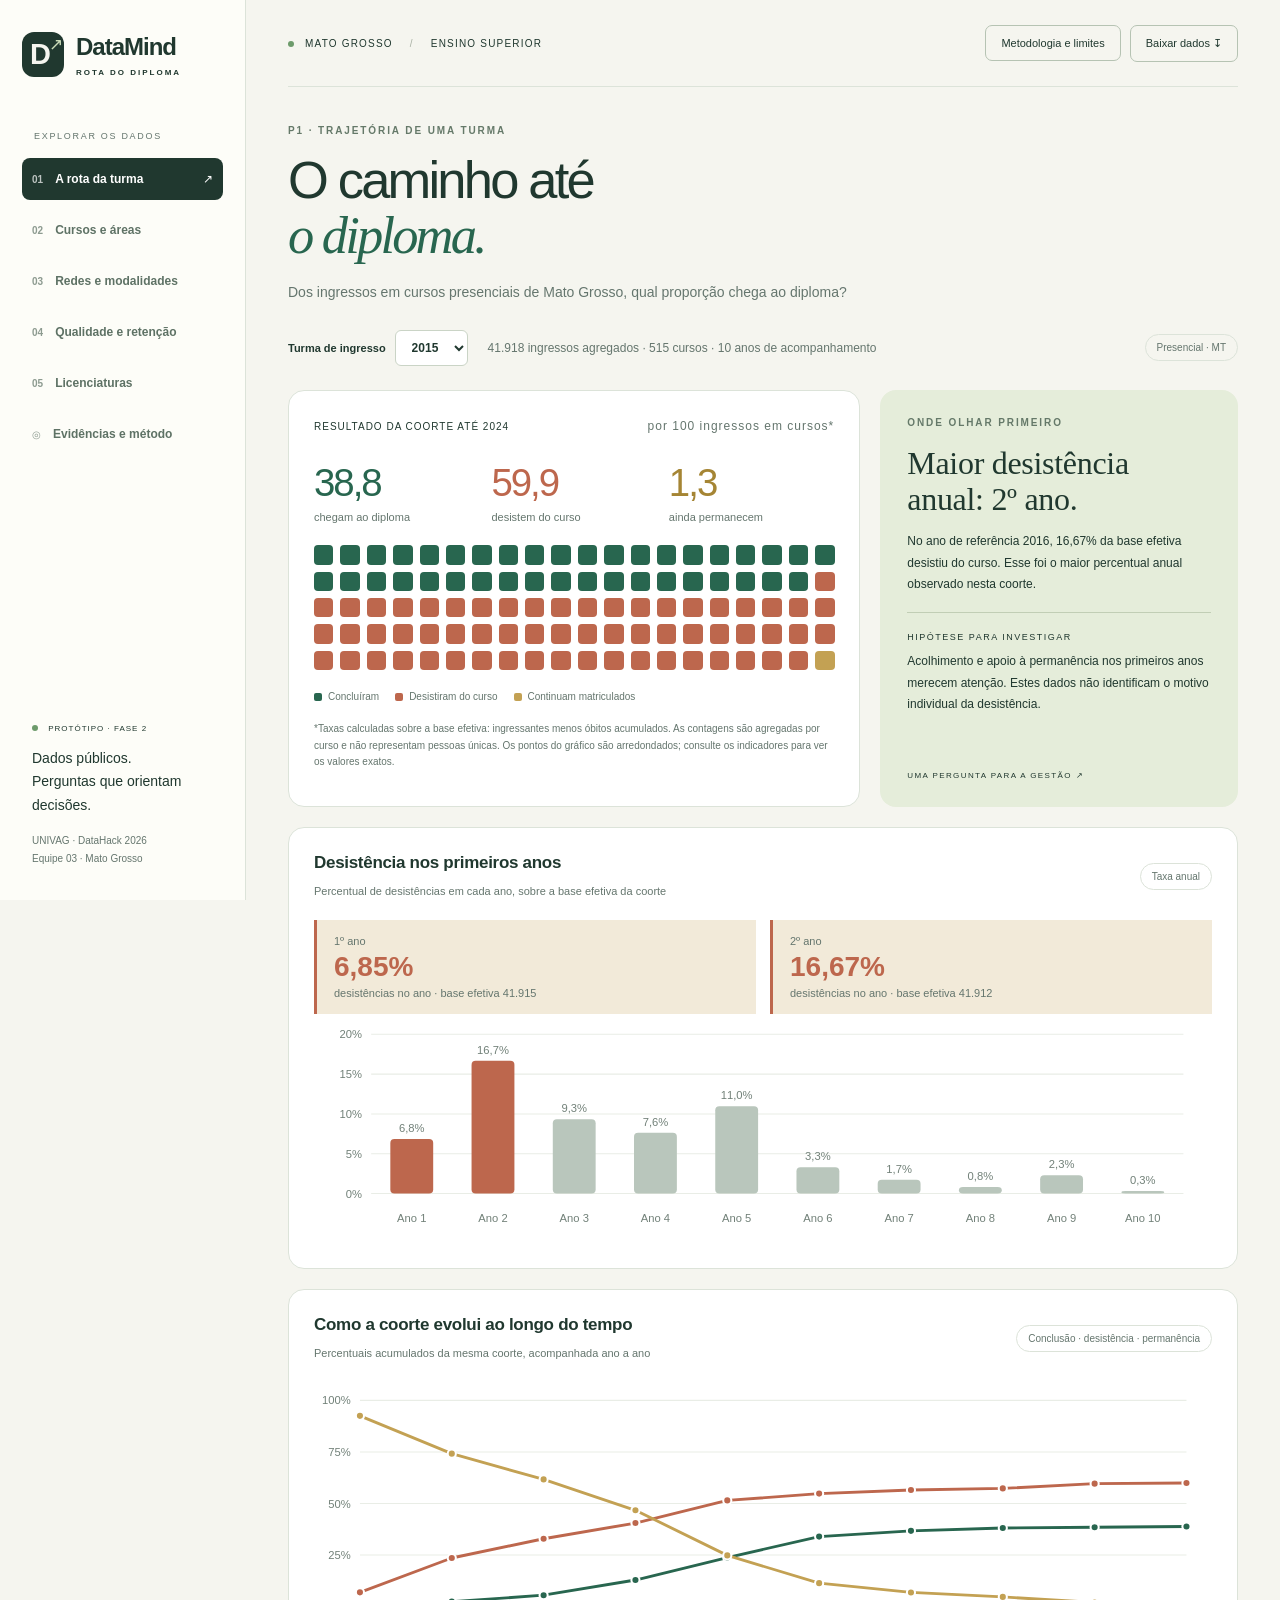
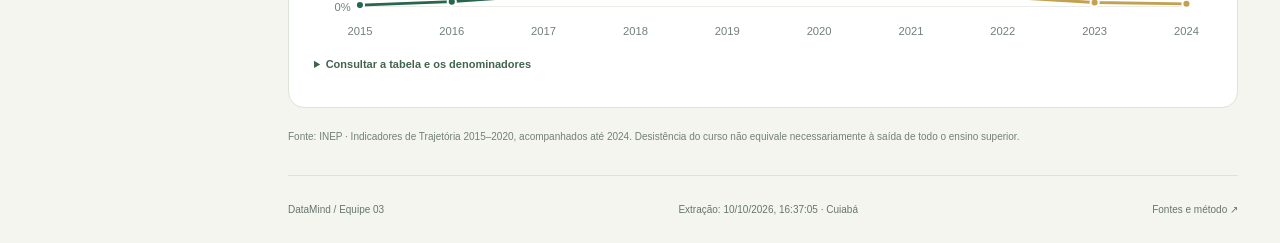
<file: DataMin.03/dashboard/index.html>
<!doctype html>
<html lang="pt-BR">
<head>
  <meta charset="utf-8"><meta name="viewport" content="width=device-width,initial-scale=1">
  <meta name="description" content="Rota do Diploma: análise exploratória da trajetória no ensino superior de Mato Grosso. DataMind, UNIVAG 2026.">
  <title>Rota do Diploma · DataMind</title>
  <link rel="icon" href="data:image/svg+xml,%3Csvg xmlns='http://www.w3.org/2000/svg' viewBox='0 0 64 64'%3E%3Crect width='64' height='64' rx='16' fill='%231c5549'/%3E%3Cpath d='M16 45V19h14q16 0 16 13T30 45z' fill='none' stroke='%23f8f4e9' stroke-width='5'/%3E%3C/svg%3E">
  <link rel="stylesheet" href="styles.css">
  <script src="data.js" defer></script><script src="app.js" defer></script>
</head>
<body>
<a href="#main" class="skip">Pular para a análise</a>
<aside class="sidebar">
  <a class="brand" href="#trajetoria"><span class="mark" aria-hidden="true">D<span>↗</span></span><span>DataMind<small>ROTA DO DIPLOMA</small></span></a>
  <div class="nav-caption">EXPLORAR OS DADOS</div>
  <nav aria-label="Perguntas do desafio">
    <a href="#trajetoria" data-tab="trajetoria"><b>01</b> A rota da turma <span>↗</span></a>
    <a href="#cursos" data-tab="cursos"><b>02</b> Cursos e áreas <span>↗</span></a>
    <a href="#redes" data-tab="redes"><b>03</b> Redes e modalidades <span>↗</span></a>
    <a href="#qualidade" data-tab="qualidade"><b>04</b> Qualidade e retenção <span>↗</span></a>
    <a href="#licenciaturas" data-tab="licenciaturas"><b>05</b> Licenciaturas <span>↗</span></a>
    <a href="#evidencias" data-tab="evidencias"><b>◎</b> Evidências e método <span>↗</span></a>
  </nav>
  <div class="side-note"><span class="status-dot"></span> PROTÓTIPO · FASE 2<p>Dados públicos.<br>Perguntas que orientam decisões.</p><small>UNIVAG · DataHack 2026<br>Equipe 03 · Mato Grosso</small></div>
</aside>
<main id="main">
  <header class="topbar"><span><span class="status-dot"></span> MATO GROSSO <i>/</i> ENSINO SUPERIOR</span><div class="top-actions"><a class="button" href="#evidencias">Metodologia e limites</a><button id="download" class="button">Baixar dados ↧</button></div></header>
  <div id="load-error" role="alert" hidden>Não foi possível carregar a extração. Execute atualizar_prototipo.ps1 na pasta DataMin.03 e mantenha data.js junto de index.html.</div>
  <section id="trajetoria" class="page" aria-labelledby="title-p1">
    <div class="eyebrow">P1 · TRAJETÓRIA DE UMA TURMA</div>
    <h1 id="title-p1">O caminho até<br><em>o diploma.</em></h1>
    <p class="intro">Dos ingressos em cursos presenciais de Mato Grosso, qual proporção chega ao diploma?</p>
    <div class="filterbar"><label>Turma de ingresso<select id="coorte"></select></label><span id="coorte-context" class="muted"></span><span class="pill">Presencial · MT</span></div>
    <div class="hero-grid">
      <article class="card outcome"><div class="card-top"><span>RESULTADO DA COORTE ATÉ 2024</span><span class="muted">por 100 ingressos em cursos*</span></div><div id="outcome-stats" class="outcome-stats"></div><div id="waffle" class="waffle" aria-hidden="true"></div><div class="legend"><span><i class="green"></i>Concluíram</span><span><i class="coral"></i>Desistiram do curso</span><span><i class="gold"></i>Continuam matriculados</span></div><p class="caption">*Taxas calculadas sobre a base efetiva: ingressantes menos óbitos acumulados. As contagens são agregadas por curso e não representam pessoas únicas. Os pontos do gráfico são arredondados; consulte os indicadores para ver os valores exatos.</p></article>
      <article class="insight"><div class="eyebrow">ONDE OLHAR PRIMEIRO</div><h2 id="peak-title"></h2><p id="peak-text"></p><div class="rule"></div><span class="small-label">HIPÓTESE PARA INVESTIGAR</span><p>Acolhimento e apoio à permanência nos primeiros anos merecem atenção. Estes dados não identificam o motivo individual da desistência.</p><span class="insight-footer">UMA PERGUNTA PARA A GESTÃO ↗</span></article>
    </div>
    <article class="card"><div class="section-heading"><div><h2>Desistência nos primeiros anos</h2><p>Percentual de desistências em cada ano, sobre a base efetiva da coorte</p></div><span class="pill" title="Taxa anual de desistência">Taxa anual</span></div><div id="early-kpis" class="early-kpis"></div><div id="annual-dropout-chart" class="chart"></div></article>
    <article class="card"><div class="section-heading"><div><h2>Como a coorte evolui ao longo do tempo</h2><p>Percentuais acumulados da mesma coorte, acompanhada ano a ano</p></div><span class="pill" title="Conclusão, desistência e permanência acumuladas">Conclusão · desistência · permanência</span></div><div id="trajectory-chart" class="chart"></div><details><summary>Consultar a tabela e os denominadores</summary><div id="trajectory-table" class="table-wrap"></div></details></article>
    <p class="source">Fonte: INEP · Indicadores de Trajetória 2015–2020, acompanhados até 2024. Desistência do curso não equivale necessariamente à saída de todo o ensino superior.</p>
  </section>
  <section id="cursos" class="page" hidden aria-labelledby="title-p2">
    <div class="eyebrow">P2 · ONDE A ROTA SE PERDE</div><h1 id="title-p2">Cursos diferentes.<br><em>O mesmo horizonte.</em></h1><p class="intro">Compare a desistência acumulada ao final do 5º ano. Assim, as turmas têm o mesmo tempo de acompanhamento.</p>
    <div class="filterbar"><label>Coorte<select id="compare-coorte"></select></label><label>Agrupar por<select id="level"><option value="area">Área geral de formação</option><option value="rotulo">Área detalhada de formação</option></select></label><label>Ordenar<select id="order"><option value="desc">Maior desistência</option><option value="asc">Menor desistência</option></select></label></div>
    <article class="card"><div class="section-heading"><div><h2>Desistência acumulada até o 5º ano</h2><p>Referência: coorte de 2015, acompanhada até 2019</p></div><div class="legend"><span><i class="gray"></i>2015</span><span><i class="blue"></i><span id="comparison-label"></span></span></div></div><div id="ranking"></div><details><summary>Consultar todos os grupos e suas bases</summary><div id="ranking-table" class="table-wrap"></div></details></article>
    <article class="card"><div class="section-heading"><div><h2>Conclusão e desistência por grupo</h2><p>Cada ponto representa um grupo definido pelo filtro; bolhas maiores indicam uma base efetiva maior</p></div></div><div id="course-scatter" class="chart"></div><p class="caption">Consulte a tabela acima para identificar cada grupo. A posição compara percentuais no mesmo horizonte; o tamanho da bolha representa a base efetiva, não o total bruto de ingressos.</p></article>
    <div class="callout">A comparação é descritiva, e a composição de cursos e instituições pode variar entre coortes. Um grupo ausente não tem taxa igual a zero. Grupos com base efetiva menor que 10 não são exibidos.</div><p class="source">Fonte: INEP · Indicadores de Trajetória. Os percentuais são recalculados a partir das contagens, sem média simples das taxas de cada curso.</p>
  </section>
  <section id="redes" class="page" hidden aria-labelledby="title-p3">
    <div class="eyebrow">P3 · REDES E MODALIDADES</div><h1 id="title-p3">O Censo em cada ano:<br><em>redes e modalidades.</em></h1><p class="intro">O Censo descreve a situação dos cursos em cada ano. O indicador abaixo é calculado a partir dos vínculos anuais e não corresponde à desistência acumulada de uma coorte.</p>
    <div class="filterbar"><label>Modalidade<select id="modality"><option value="1">Presencial</option><option value="2">Educação a distância</option></select></label><label>Matrículas no ano<select id="census-year"><option>2024</option><option>2023</option><option>2022</option><option>2021</option></select></label><span class="pill">Somente graduação</span></div>
    <article class="card"><div class="section-heading"><div><h2>Desvinculação anual por rede</h2><p>Desvinculados ÷ (matriculados + desvinculados + transferidos)</p></div></div><div id="network-chart" class="chart"></div><div id="network-legend" class="legend"></div></article>
    <div class="two-col"><article class="card"><h2>Distribuição das matrículas por rede</h2><p class="muted" id="enrollment-caption"></p><div id="enrollment"></div><div id="enrollment-legend" class="legend"></div></article><article class="card attention"><div class="eyebrow">PONTO PARA INVESTIGAÇÃO</div><h2>Variação observada em 2023</h2><p id="anomaly"></p><p>As hipóteses incluem mudanças de registro, atualização de vínculos ou alteração real da permanência. São possibilidades a validar; os dados disponíveis não determinam a causa.</p></article></div>
    <details class="card"><summary>Consultar a série anual e as bases de cálculo</summary><div id="network-table" class="table-wrap"></div></details><p class="source">Fonte: INEP · Censo da Educação Superior 2021–2024. As ofertas em polos foram consolidadas por curso e ano. A rede pública reúne instituições federais, estaduais e municipais. A categoria especial foi excluída; o município do polo de educação a distância não indica onde o estudante reside.</p>
  </section>
  <section id="qualidade" class="page" hidden aria-labelledby="title-p4">
    <div class="eyebrow">P4 · QUALIDADE E RETENÇÃO</div><h1 id="title-p4">Qualidade retém?<br><em>Vamos analisar a relação.</em></h1><p class="intro">Relacionamos o Conceito Preliminar de Curso (CPC), dos ciclos de 2021 a 2023, à desistência da coorte presencial de 2015 até 2024, usando o código do curso.</p>
    <div id="cpc-stats" class="metric-grid"></div><article class="card"><h2>Desistência por faixa do CPC</h2><p class="muted">Percentual ponderado pela base efetiva dos cursos incluídos</p><div id="cpc-bars"></div><div id="cpc-table" class="table-wrap"></div></article><div class="callout">Esta é uma associação descritiva. A análise não ajusta diferenças de área, rede, perfil de ingresso ou seleção. O CPC foi medido depois do ingresso da coorte; a relação observada não demonstra que a nota cause permanência ou desistência.</div><p class="source">Fonte: INEP · Conceito Preliminar de Curso (ciclo 2021–2023) e Indicadores de Trajetória da coorte de 2015. Registros sem conceito (SC) ou sem nota não entram no cálculo e não são tratados como zero.</p>
  </section>
  <section id="licenciaturas" class="page" hidden aria-labelledby="title-p5">
    <div class="eyebrow">P5 · LICENCIATURAS</div><h1 id="title-p5">Trajetória e proficiência:<br><em>o que os dados mostram.</em></h1><p class="intro">Comparamos indicadores dos cursos de licenciatura: a trajetória da coorte de 2015 e a proficiência dos participantes do Enade 2025. São grupos e denominadores diferentes.</p>
    <div id="lic-stats" class="metric-grid"></div><article class="card"><div class="section-heading"><div><h2>Conclusão e proficiência por área</h2><p>As áreas estão ordenadas da menor para a maior taxa de conclusão</p></div><div class="legend"><span><i class="green"></i>Conclusão · 2015 a 2024</span><span><i class="blue"></i>Proficiência · 2025</span></div></div><div id="lic-bars"></div><div id="lic-table" class="table-wrap"></div></article><div class="callout">Não multiplique essas taxas para estimar quantos ingressantes se formaram com proficiência: os participantes do Enade 2025 não são necessariamente os ingressantes da coorte de 2015. O dado de trajetória disponível neste recorte é presencial.</div><p class="source">Fonte: INEP · Enade das Licenciaturas 2025 e Indicadores de Trajetória. Proficiência = participantes concluintes no padrão ÷ total de participantes. O cruzamento exclui cursos com menos de 10 participantes, base de trajetória menor que 10 ou dados ausentes.</p>
  </section>
  <section id="evidencias" class="page" hidden aria-labelledby="title-eda">
    <div class="eyebrow">ANÁLISE EXPLORATÓRIA · RASTREABILIDADE</div><h1 id="title-eda">Antes do gráfico,<br><em>a evidência.</em></h1><p class="intro">Volumes, granularidades, valores ausentes e cobertura das junções. Cada resultado parte de uma versão identificada das fontes.</p>
    <div id="eda-stats" class="metric-grid"></div><article class="card"><h2>O que representa cada linha?</h2><div class="table-wrap"><table><thead><tr><th>Fonte</th><th>Unidade de análise</th><th>Formato e chave</th></tr></thead><tbody><tr><td>Indicadores de Trajetória</td><td>Curso × coorte × ano de acompanhamento</td><td>Planilha Excel · códigos de curso preservados como texto</td></tr><tr><td>Censo da Educação Superior</td><td>Curso × município de oferta × ano</td><td>CSV separado por ponto e vírgula · ofertas consolidadas por curso</td></tr><tr><td>Avaliações do INEP</td><td>Curso e ciclo de avaliação; Índice Geral de Cursos (IGC) por instituição</td><td>Planilha Excel · código do curso ou da instituição</td></tr><tr><td>IBGE</td><td>Localidade × período × variável × categorias</td><td>CSV ou JSON · códigos e dimensões preservados</td></tr></tbody></table></div></article>
    <article class="card"><h2>Perfil das bases de trajetória e do Censo</h2><p class="muted">Este resumo mostra dados ausentes em categorias de formação e município na Trajetória, e em categorias de formação e rede administrativa no Censo. Não abrange todas as colunas.</p><div id="profile-table" class="table-wrap"></div></article>
    <div class="two-col"><article class="card"><h2>Cobertura das correspondências entre fontes</h2><div id="joins-table" class="table-wrap"></div><p class="caption">Encontrar o mesmo código de curso nas fontes não garante que o registro entre na análise. Notas ausentes e grupos pequenos são filtrados.</p></article><article class="card"><h2>Verificações da extração</h2><ul id="checks" class="checks"></ul></article></div>
    <article class="card"><h2>Dados ausentes nos indicadores</h2><p class="muted">A ausência é contada para a medida de cada fonte: nota contínua ou proficiência. “SC” significa “sem conceito” e não equivale a zero.</p><div id="indicator-table" class="table-wrap"></div></article>
    <article class="card"><h2>IBGE · status dos valores</h2><p class="muted">Categorias e marcadores originais foram preservados. Grupos com base inferior a 10 não são exibidos nos gráficos.</p><div id="ibge-table" class="table-wrap"></div></article>
    <article class="card"><h2>Como as regras definem os gráficos</h2><p class="muted">A <a href="https://github.com/ThaisVDR/DataMind_Equipe03/blob/main/An%C3%A1lise%20Explorat%C3%B3ria%20e%20Contextualiza%C3%A7%C3%A3o/Relat%C3%B3rios/regras_negocio_dados.md" target="_blank" rel="noopener">documentação completa das regras, dos denominadores e das limitações</a> está no GitHub. Esta tabela resume os critérios usados no painel:</p><div class="table-wrap"><table><thead><tr><th>Visualização</th><th>Regra aplicada</th><th>Fonte e principal limitação</th></tr></thead><tbody>
<tr><td>P1 · coorte</td><td>As taxas acumuladas usam ingressantes menos óbitos acumulados. A taxa anual usa as desistências daquele ano.</td><td>Trajetória presencial · base efetiva ajustada por óbitos.</td></tr>
<tr><td>P2 · áreas de formação</td><td>Compara as desistências acumuladas até o mesmo quinto ano; as taxas são recalculadas a partir das contagens.</td><td>Indicadores de Trajetória · grupos com base menor que 10 não são exibidos.</td></tr>
<tr><td>P3 · rede/modalidade</td><td>Desvinculados ÷ (matrículas + desvinculados + transferências), após consolidar ofertas por curso e ano.</td><td>Censo da Educação Superior · indicador anual; município de polo EAD não indica residência.</td></tr>
<tr><td>P4 · CPC</td><td>Compara a faixa do CPC com a desistência da coorte de 2015 até 2024.</td><td>Avaliação e trajetória · associação descritiva, sem ajuste ou conclusão causal.</td></tr>
<tr><td>P5 · Enade</td><td>Proficiência = participantes concluintes no padrão ÷ total de participantes; conclusão usa a base da trajetória.</td><td>Avaliação e trajetória · populações e denominadores diferentes.</td></tr>
</tbody></table></div></article>
    <article class="card"><h2>Limites desta versão</h2><p>O painel apresenta um retrato agregado do PostgreSQL no momento da exportação; a navegação não consulta o banco em tempo real. As tabelas do IBGE foram carregadas e descritas, mas as análises complementares ainda não estão disponíveis.</p><p>A variação observada em 2023 ainda precisa ser investigada. As análises de CPC e Enade incluem somente cursos correspondentes à trajetória presencial e não representam todos os cursos de Mato Grosso.</p><details><summary>Consultar as 31 fontes incluídas</summary><div id="sources-table" class="table-wrap"></div></details></article>
  </section>
  <footer><span>DataMind / Equipe 03</span><span id="snapshot-time"></span><a href="#evidencias">Fontes e método ↗</a></footer>
</main>
<noscript>Ative o JavaScript para explorar o painel. Os dados também estão disponíveis em outputs/analytics/prototipo/snapshot.json dentro de DataMin.03.</noscript>
</body></html>
</file>
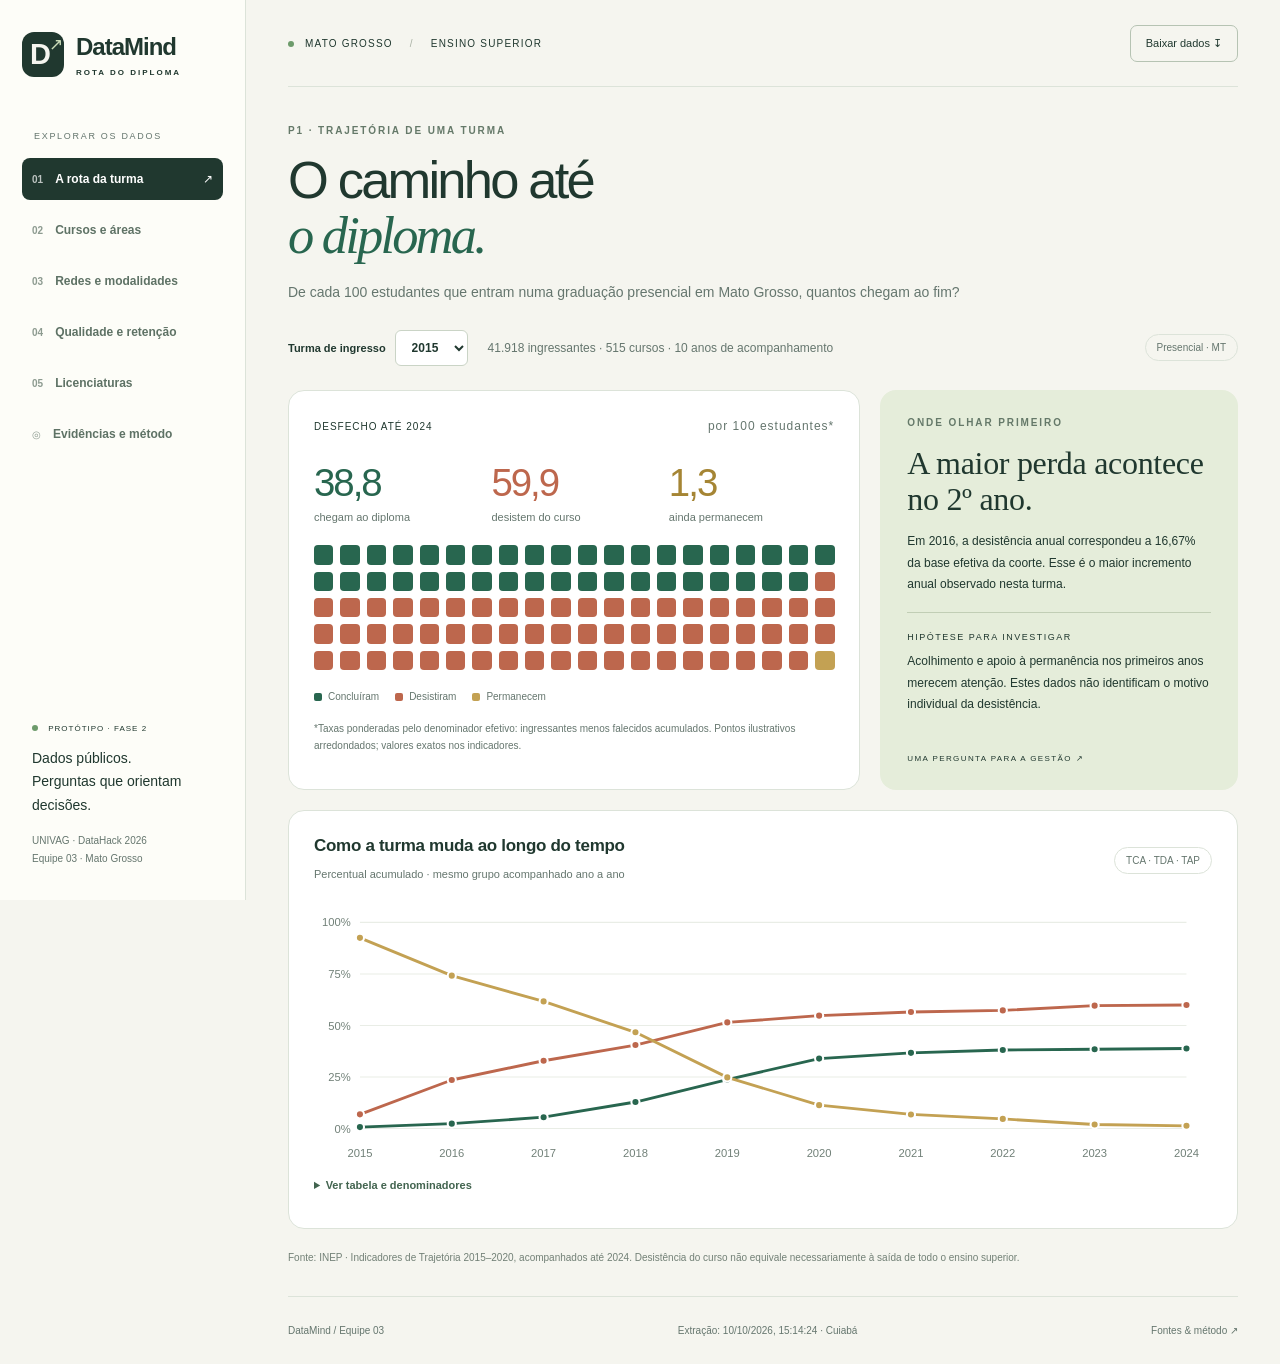
<file: sistema/dashboard/index.html>
<!doctype html>
<html lang="pt-BR">
<head>
  <meta charset="utf-8"><meta name="viewport" content="width=device-width,initial-scale=1">
  <meta name="description" content="Rota do Diploma: análise exploratória da trajetória no ensino superior de Mato Grosso. DataMind, UNIVAG 2026.">
  <title>Rota do Diploma · DataMind</title>
  <link rel="icon" href="data:image/svg+xml,%3Csvg xmlns='http://www.w3.org/2000/svg' viewBox='0 0 64 64'%3E%3Crect width='64' height='64' rx='16' fill='%231c5549'/%3E%3Cpath d='M16 45V19h14q16 0 16 13T30 45z' fill='none' stroke='%23f8f4e9' stroke-width='5'/%3E%3C/svg%3E">
  <link rel="stylesheet" href="styles.css">
  <script src="data.js" defer></script><script src="app.js" defer></script>
</head>
<body>
<a href="#main" class="skip">Pular para a análise</a>
<aside class="sidebar">
  <a class="brand" href="#trajetoria"><span class="mark">D<span>↗</span></span><span>DataMind<small>ROTA DO DIPLOMA</small></span></a>
  <div class="nav-caption">EXPLORAR OS DADOS</div>
  <nav aria-label="Perguntas do desafio">
    <a href="#trajetoria" data-tab="trajetoria"><b>01</b> A rota da turma <span>↗</span></a>
    <a href="#cursos" data-tab="cursos"><b>02</b> Cursos e áreas <span>↗</span></a>
    <a href="#redes" data-tab="redes"><b>03</b> Redes e modalidades <span>↗</span></a>
    <a href="#qualidade" data-tab="qualidade"><b>04</b> Qualidade e retenção <span>↗</span></a>
    <a href="#licenciaturas" data-tab="licenciaturas"><b>05</b> Licenciaturas <span>↗</span></a>
    <a href="#evidencias" data-tab="evidencias"><b>◎</b> Evidências e método <span>↗</span></a>
  </nav>
  <div class="side-note"><span class="status-dot"></span> PROTÓTIPO · FASE 2<p>Dados públicos.<br>Perguntas que orientam decisões.</p><small>UNIVAG · DataHack 2026<br>Equipe 03 · Mato Grosso</small></div>
</aside>
<main id="main">
  <header class="topbar"><span><span class="status-dot"></span> MATO GROSSO <i>/</i> ENSINO SUPERIOR</span><button id="download" class="button">Baixar dados ↧</button></header>
  <div id="load-error" role="alert" hidden>Não foi possível carregar a extração. Execute sistema/scripts/atualizar_prototipo.ps1 e mantenha data.js junto de index.html.</div>
  <section id="trajetoria" class="page" aria-labelledby="title-p1">
    <div class="eyebrow">P1 · TRAJETÓRIA DE UMA TURMA</div>
    <h1 id="title-p1">O caminho até<br><em>o diploma.</em></h1>
    <p class="intro">De cada 100 estudantes que entram numa graduação presencial em Mato Grosso, quantos chegam ao fim?</p>
    <div class="filterbar"><label>Turma de ingresso<select id="coorte"></select></label><span id="coorte-context" class="muted"></span><span class="pill">Presencial · MT</span></div>
    <div class="hero-grid">
      <article class="card outcome"><div class="card-top"><span>DESFECHO ATÉ 2024</span><span class="muted">por 100 estudantes*</span></div><div id="outcome-stats" class="outcome-stats"></div><div id="waffle" class="waffle" aria-hidden="true"></div><div class="legend"><span><i class="green"></i>Concluíram</span><span><i class="coral"></i>Desistiram</span><span><i class="gold"></i>Permanecem</span></div><p class="caption">*Taxas ponderadas pelo denominador efetivo: ingressantes menos falecidos acumulados. Pontos ilustrativos arredondados; valores exatos nos indicadores.</p></article>
      <article class="insight"><div class="eyebrow">ONDE OLHAR PRIMEIRO</div><h2 id="peak-title"></h2><p id="peak-text"></p><div class="rule"></div><span class="small-label">HIPÓTESE PARA INVESTIGAR</span><p>Acolhimento e apoio à permanência nos primeiros anos merecem atenção. Estes dados não identificam o motivo individual da desistência.</p><span class="insight-footer">UMA PERGUNTA PARA A GESTÃO ↗</span></article>
    </div>
    <article class="card"><div class="section-heading"><div><h2>Como a turma muda ao longo do tempo</h2><p>Percentual acumulado · mesmo grupo acompanhado ano a ano</p></div><span class="pill">TCA · TDA · TAP</span></div><div id="trajectory-chart" class="chart"></div><details><summary>Ver tabela e denominadores</summary><div id="trajectory-table" class="table-wrap"></div></details></article>
    <p class="source">Fonte: INEP · Indicadores de Trajetória 2015–2020, acompanhados até 2024. Desistência do curso não equivale necessariamente à saída de todo o ensino superior.</p>
  </section>
  <section id="cursos" class="page" hidden aria-labelledby="title-p2">
    <div class="eyebrow">P2 · ONDE A ROTA SE PERDE</div><h1 id="title-p2">Cursos diferentes.<br><em>O mesmo horizonte.</em></h1><p class="intro">Compare a desistência acumulada ao final do 5º ano. Assim, as turmas têm o mesmo tempo de acompanhamento.</p>
    <div class="filterbar"><label>Coorte comparada<select id="compare-coorte"></select></label><label>Agrupamento<select id="level"><option value="area">Área geral CINE</option><option value="rotulo">Rótulo de curso CINE</option></select></label><label>Ordenar por<select id="order"><option value="desc">Maior desistência</option><option value="asc">Menor desistência</option></select></label></div>
    <article class="card"><div class="section-heading"><div><h2>Desistência acumulada no 5º ano</h2><p>Base de comparação: coorte 2015, observada em 2019</p></div><div class="legend"><span><i class="gray"></i>2015</span><span><i class="green"></i><span id="comparison-label"></span></span></div></div><div id="ranking"></div><details><summary>Ver todos os grupos e bases de cálculo</summary><div id="ranking-table" class="table-wrap"></div></details></article>
    <div class="callout">Comparação descritiva: a composição de cursos e instituições pode mudar entre coortes. Ausência de um grupo não significa taxa zero. Grupos com base menor que 10 são omitidos.</div><p class="source">Fonte: INEP · Trajetórias. Agregação por contagens, sem média simples das taxas dos cursos.</p>
  </section>
  <section id="redes" class="page" hidden aria-labelledby="title-p3">
    <div class="eyebrow">P3 · REDES E MODALIDADES</div><h1 id="title-p3">Outra lente:<br><em>a perda de cada ano.</em></h1><p class="intro">O Censo retrata a situação anual dos cursos. Esta medida não é a desistência acumulada de uma turma.</p>
    <div class="filterbar"><label>Modalidade<select id="modality"><option value="1">Presencial</option><option value="2">Educação a distância</option></select></label><label>Matrículas no ano<select id="census-year"><option>2024</option><option>2023</option><option>2022</option><option>2021</option></select></label><span class="pill">Somente graduação</span></div>
    <article class="card"><div class="section-heading"><div><h2>Evasão anual por rede</h2><p>Desvinculados ÷ (matriculados + desvinculados + transferidos)</p></div></div><div id="network-chart" class="chart"></div><div id="network-legend" class="legend"></div></article>
    <div class="two-col"><article class="card"><h2>Onde estão as matrículas</h2><p class="muted" id="enrollment-caption"></p><div id="enrollment"></div></article><article class="card attention"><div class="eyebrow">ANOMALIA A INVESTIGAR</div><h2>O salto de 2023</h2><p id="anomaly"></p><p>Hipóteses: mudanças de registro, atualização de vínculos ou alteração real da permanência. Precisam de documentação adicional e validação com as instituições.</p></article></div>
    <details class="card"><summary>Ver tabela anual</summary><div id="network-table" class="table-wrap"></div></details><p class="source">Fonte: INEP · Censo Superior 2021–2024. Polos agregados por curso/ano antes dos totais. Rede pública reúne federal, estadual e municipal. Categoria especial excluída; o município de polo EAD não é o endereço do aluno.</p>
  </section>
  <section id="qualidade" class="page" hidden aria-labelledby="title-p4">
    <div class="eyebrow">P4 · QUALIDADE E RETENÇÃO</div><h1 id="title-p4">Qualidade retém?<br><em>Vamos olhar a relação.</em></h1><p class="intro">CPC do ciclo 2021–2023 cruzado com a desistência da coorte 2015 até 2024, pelo código do curso.</p>
    <div id="cpc-stats" class="metric-grid"></div><article class="card"><h2>Desistência por faixa do CPC</h2><p class="muted">Taxa ponderada pelos ingressantes efetivos dos cursos elegíveis</p><div id="cpc-bars"></div><div id="cpc-table" class="table-wrap"></div></article><div class="callout">Associação exploratória, sem controle por área, rede, perfil dos ingressantes ou seleção. O CPC é medido depois do ingresso da coorte. Correlação não demonstra que a nota tenha provocado a permanência.</div><p class="source">Fonte: INEP · CPC 2021–2023 + Trajetória 2015. SC/ausentes excluídos do cálculo, nunca convertidos em zero.</p>
  </section>
  <section id="licenciaturas" class="page" hidden aria-labelledby="title-p5">
    <div class="eyebrow">P5 · O FUNIL DAS LICENCIATURAS</div><h1 id="title-p5">Formar professores.<br><em>E observar a aprendizagem.</em></h1><p class="intro">Duas medidas dos mesmos cursos, em populações diferentes: trajetória da turma de 2015 e desempenho dos participantes do Enade 2025.</p>
    <div id="lic-stats" class="metric-grid"></div><article class="card"><div class="section-heading"><div><h2>Conclusão e proficiência por área</h2><p>Áreas ordenadas pela menor conclusão acumulada</p></div><div class="legend"><span><i class="green"></i>Conclusão · 2015–24</span><span><i class="blue"></i>Proficiência · 2025</span></div></div><div id="lic-bars"></div><div id="lic-table" class="table-wrap"></div></article><div class="callout">Não multiplique essas taxas para estimar “professores formados com proficiência”: os participantes do Enade 2025 não são necessariamente os ingressantes de 2015. O recorte de trajetória disponível é presencial.</div><p class="source">Fonte: INEP · Enade Licenciaturas 2025 + Trajetória. Proficiência agregada = total no padrão ÷ participantes. Cursos com menos de 10 participantes, base de trajetória menor que 10 ou dados ausentes são excluídos deste cruzamento.</p>
  </section>
  <section id="evidencias" class="page" hidden aria-labelledby="title-eda">
    <div class="eyebrow">ANÁLISE EXPLORATÓRIA · RASTREABILIDADE</div><h1 id="title-eda">Antes do gráfico,<br><em>a evidência.</em></h1><p class="intro">Volumes, granularidades, valores ausentes e cobertura das junções. Cada resultado parte de uma versão identificada das fontes.</p>
    <div id="eda-stats" class="metric-grid"></div><article class="card"><h2>O que representa uma linha?</h2><div class="table-wrap"><table><thead><tr><th>Fonte</th><th>Granularidade</th><th>Leitura e chave</th></tr></thead><tbody><tr><td>Trajetória</td><td>Curso × coorte × ano de acompanhamento</td><td>XLSX, cabeçalho localizado · códigos em texto</td></tr><tr><td>Censo Superior</td><td>Curso × município de oferta × ano</td><td>CSV ; latin-1 · polos consolidados por curso</td></tr><tr><td>Indicadores</td><td>Curso × avaliação; IGC por instituição</td><td>XLSX · código de curso ou IES</td></tr><tr><td>IBGE</td><td>Localidade × período × variável × categorias</td><td>JSON · códigos e todas as dimensões preservados</td></tr></tbody></table></div></article>
    <article class="card"><h2>Perfil das bases de trajetória e Censo</h2><p class="muted">Ausências: CINE/município na Trajetória; CINE/rede no Censo. Não é um perfil de todas as colunas.</p><div id="profile-table" class="table-wrap"></div></article>
    <div class="two-col"><article class="card"><h2>Cobertura das junções</h2><div id="joins-table" class="table-wrap"></div><p class="caption">Correspondência não garante elegibilidade: notas ausentes e grupos pequenos recebem filtros adicionais.</p></article><article class="card"><h2>Verificações da extração</h2><ul id="checks" class="checks"></ul></article></div>
    <article class="card"><h2>Ausências nos indicadores</h2><p class="muted">Contagem da métrica pertinente a cada fonte: contínuo ou proficiência. SC não é zero.</p><div id="indicator-table" class="table-wrap"></div></article>
    <article class="card"><h2>IBGE · estados dos valores</h2><p class="muted">Categorias originais preservadas; grupos abaixo de dez permanecem omitidos nas visualizações.</p><div id="ibge-table" class="table-wrap"></div></article>
    <article class="card"><h2>Da regra ao visual</h2><p class="muted">O contrato completo com campos, denominadores, esquema SQL e limitações está em <a href="https://github.com/ThaisVDR/DataMind_Equipe03/blob/main/sistema/docs/regras_negocio_dados.md" target="_blank" rel="noopener">documentação completa no GitHub</a>. Esta tabela resume as decisões que governam os gráficos:</p><div class="table-wrap"><table><thead><tr><th>Visual</th><th>Regra aplicada</th><th>Banco / limite principal</th></tr></thead><tbody>
<tr><td>P1 · turma</td><td>Taxas acumuladas usam ingressantes menos falecidos; pico anual usa desistentes do ano.</td><td>core.trajetoria_acumulada_mt · coorte presencial; denominador efetivo.</td></tr>
<tr><td>P2 · cursos/áreas</td><td>Compara TDA no mesmo quinto ano e agrega contagens.</td><td>Trajetória · grupo pequeno (&lt;10) omitido; ausência não é zero.</td></tr>
<tr><td>P3 · rede/modalidade</td><td>Desvinculados ÷ (matrículas + desvinculados + transferidos), após consolidar polos por curso/ano.</td><td>mart.censo_rede_modalidade_mt · retrato anual, não coorte; polo EAD não é residência.</td></tr>
<tr><td>P4 · CPC</td><td>Faixa de CPC relacionada à TDA da coorte 2015 até 2024.</td><td>Indicadores + trajetória · associação sem ajuste ou causalidade.</td></tr>
<tr><td>P5 · Enade</td><td>Proficiência = concluintes no padrão ÷ participantes; conclusão usa base da trajetória.</td><td>Indicadores + trajetória · populações e denominadores diferentes.</td></tr>
</tbody></table></div></article>
<article class="card"><h2>Limites desta entrega</h2><p>A página é uma fotografia agregada do PostgreSQL, atualizada pelo pipeline e pelo comando de exportação. Não consulta o banco ao navegar. IBGE foi carregado e perfilado, mas as perguntas bônus ainda não foram implementadas.</p><p>A investigação documental de 2023 e análises ajustadas por área/rede ainda precisam ser concluídas. A comparação CPC e Enade usa somente cursos com correspondência na trajetória presencial; não representa todos os cursos de MT.</p><details><summary>Ver manifesto das 31 fontes</summary><div id="sources-table" class="table-wrap"></div></details></article>
  </section>
  <footer><span>DataMind / Equipe 03</span><span id="snapshot-time"></span><a href="#evidencias">Fontes & método ↗</a></footer>
</main>
<noscript>Ative o JavaScript para explorar o painel. Os dados também estão disponíveis em sistema/outputs/analytics/prototipo/snapshot.json.</noscript>
</body></html>
</file>
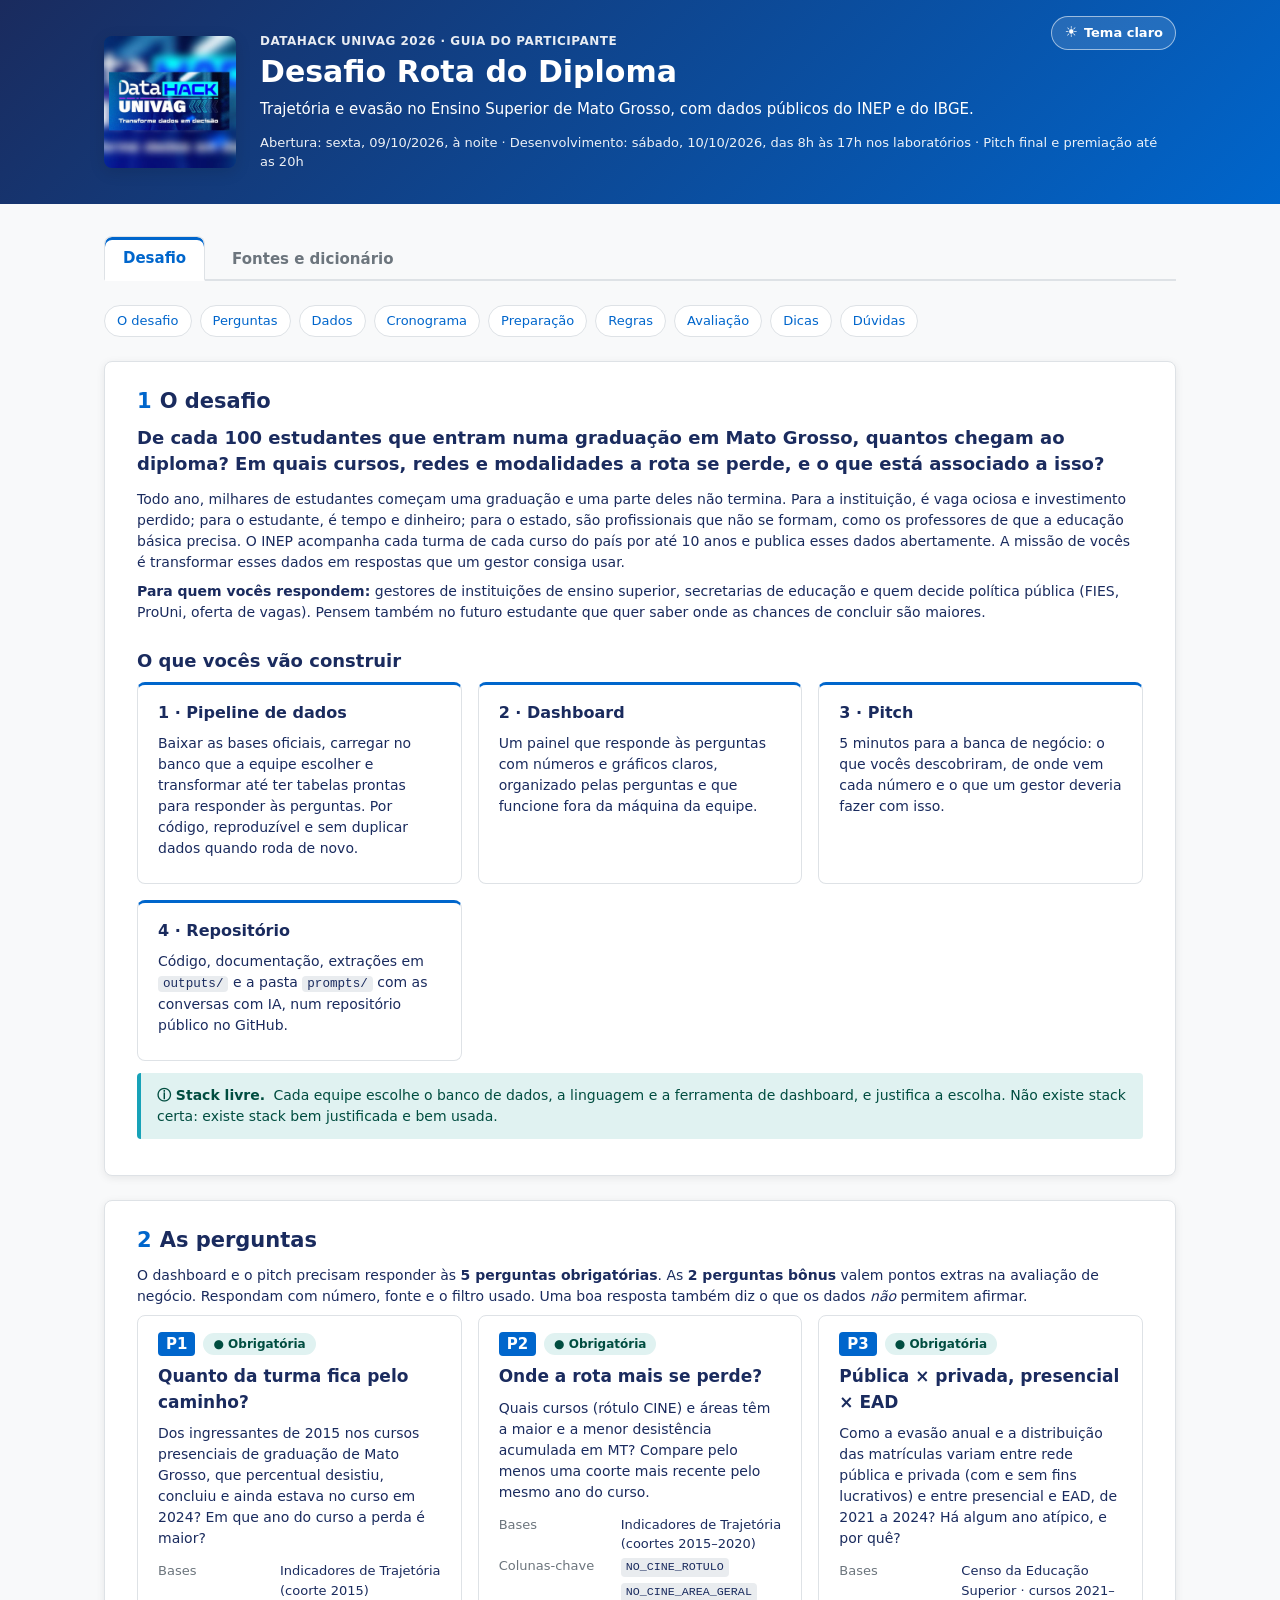
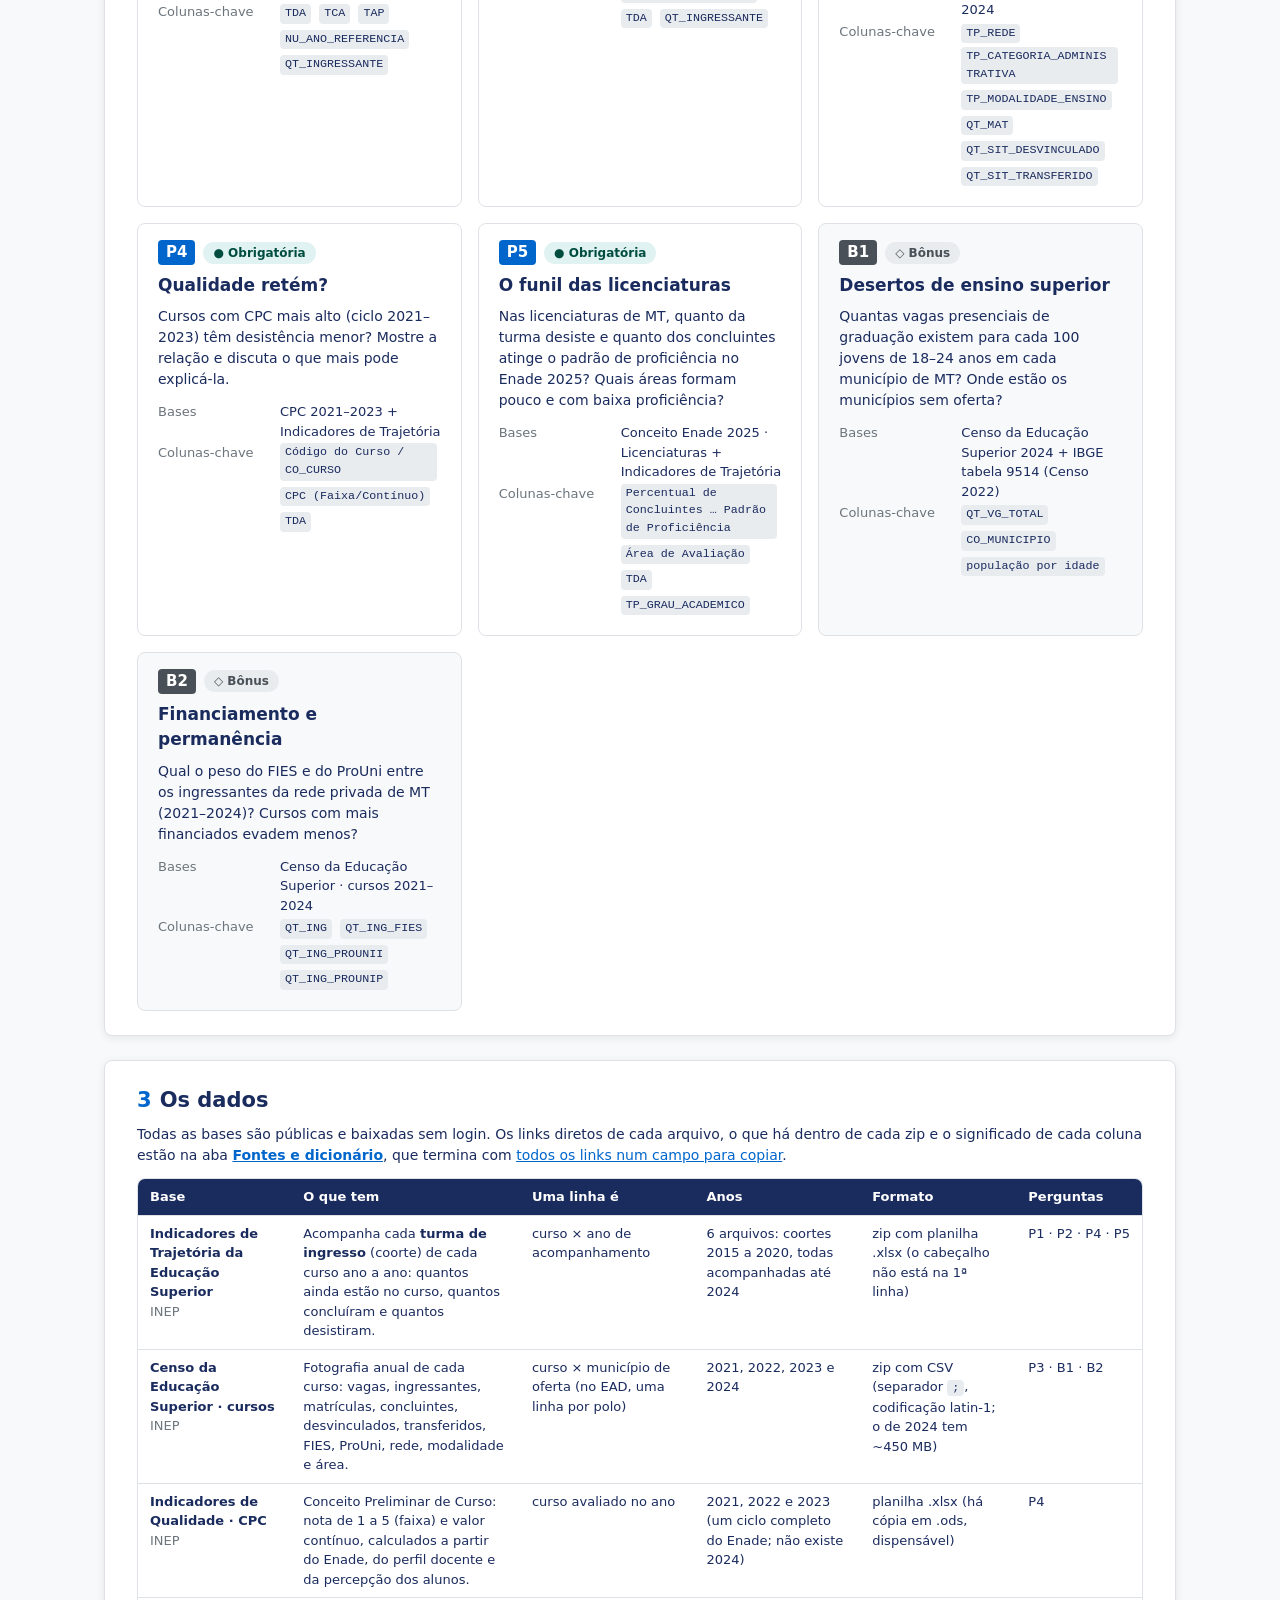
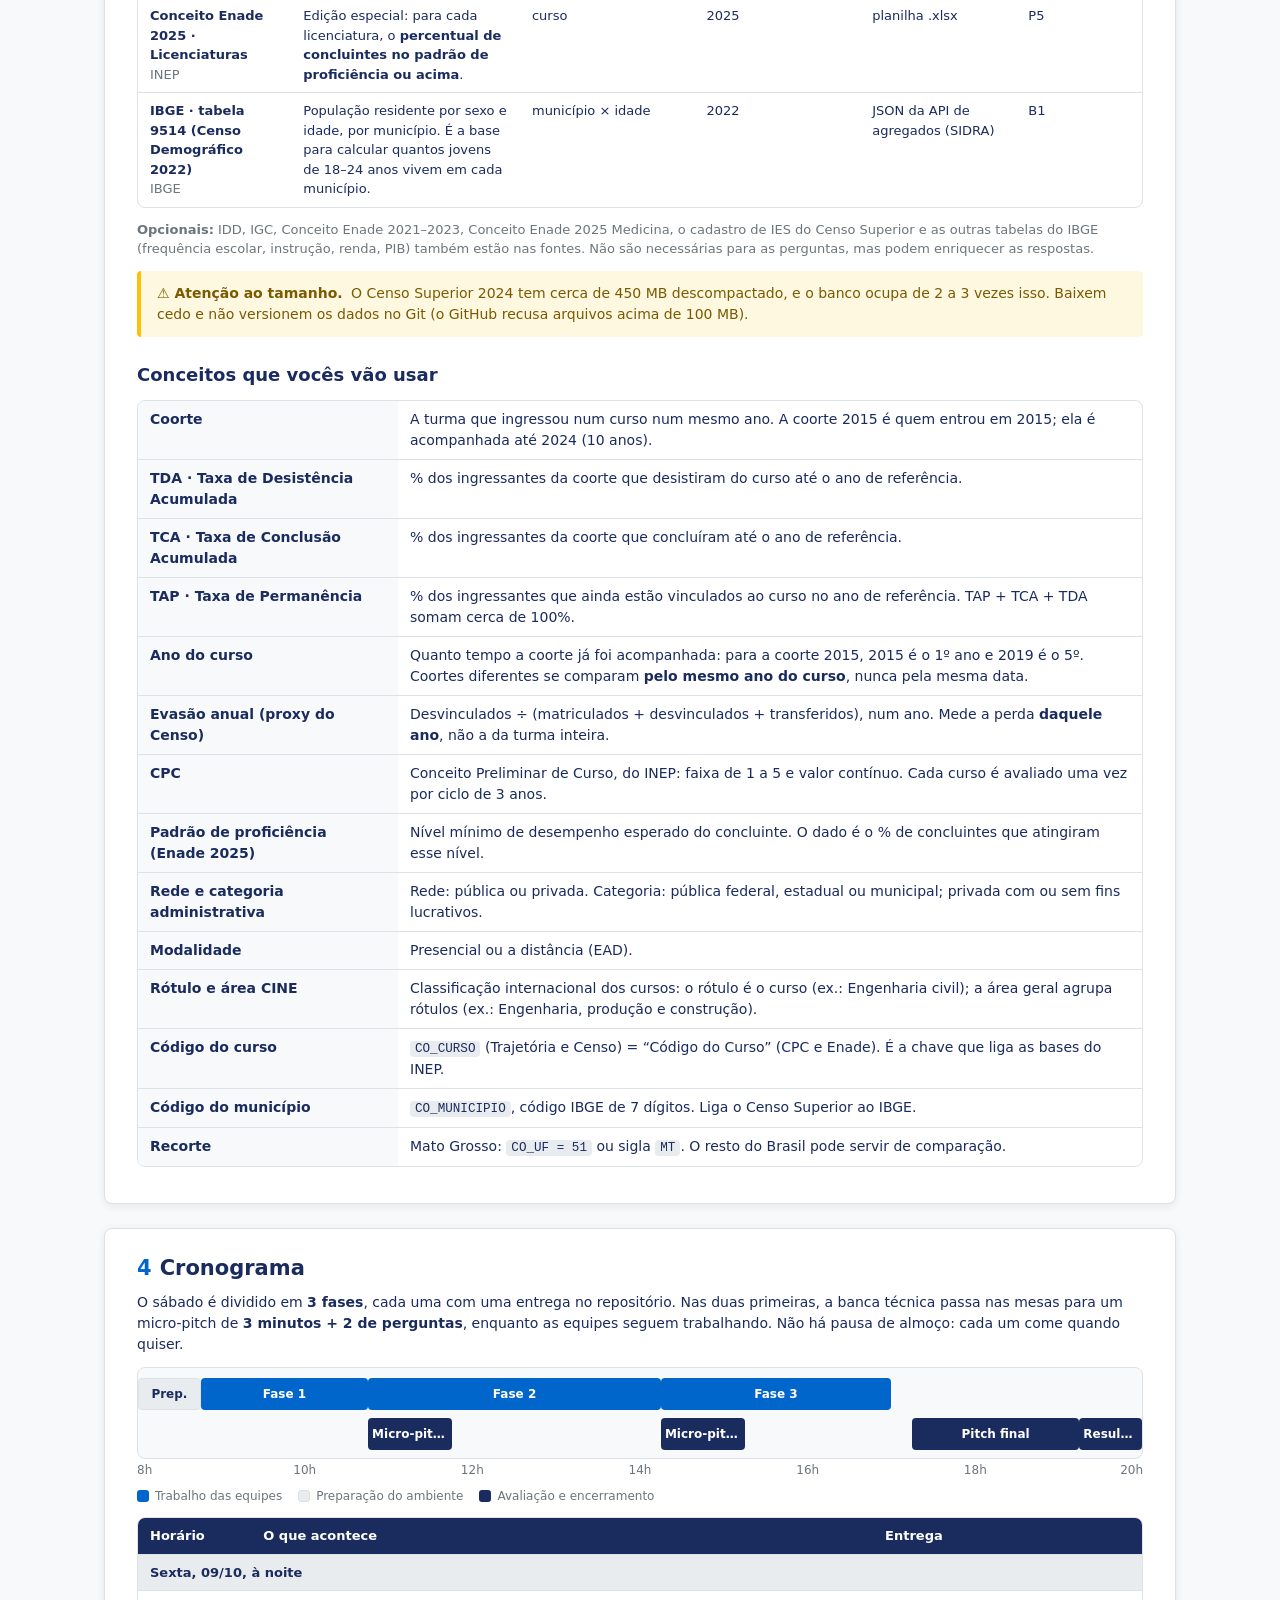
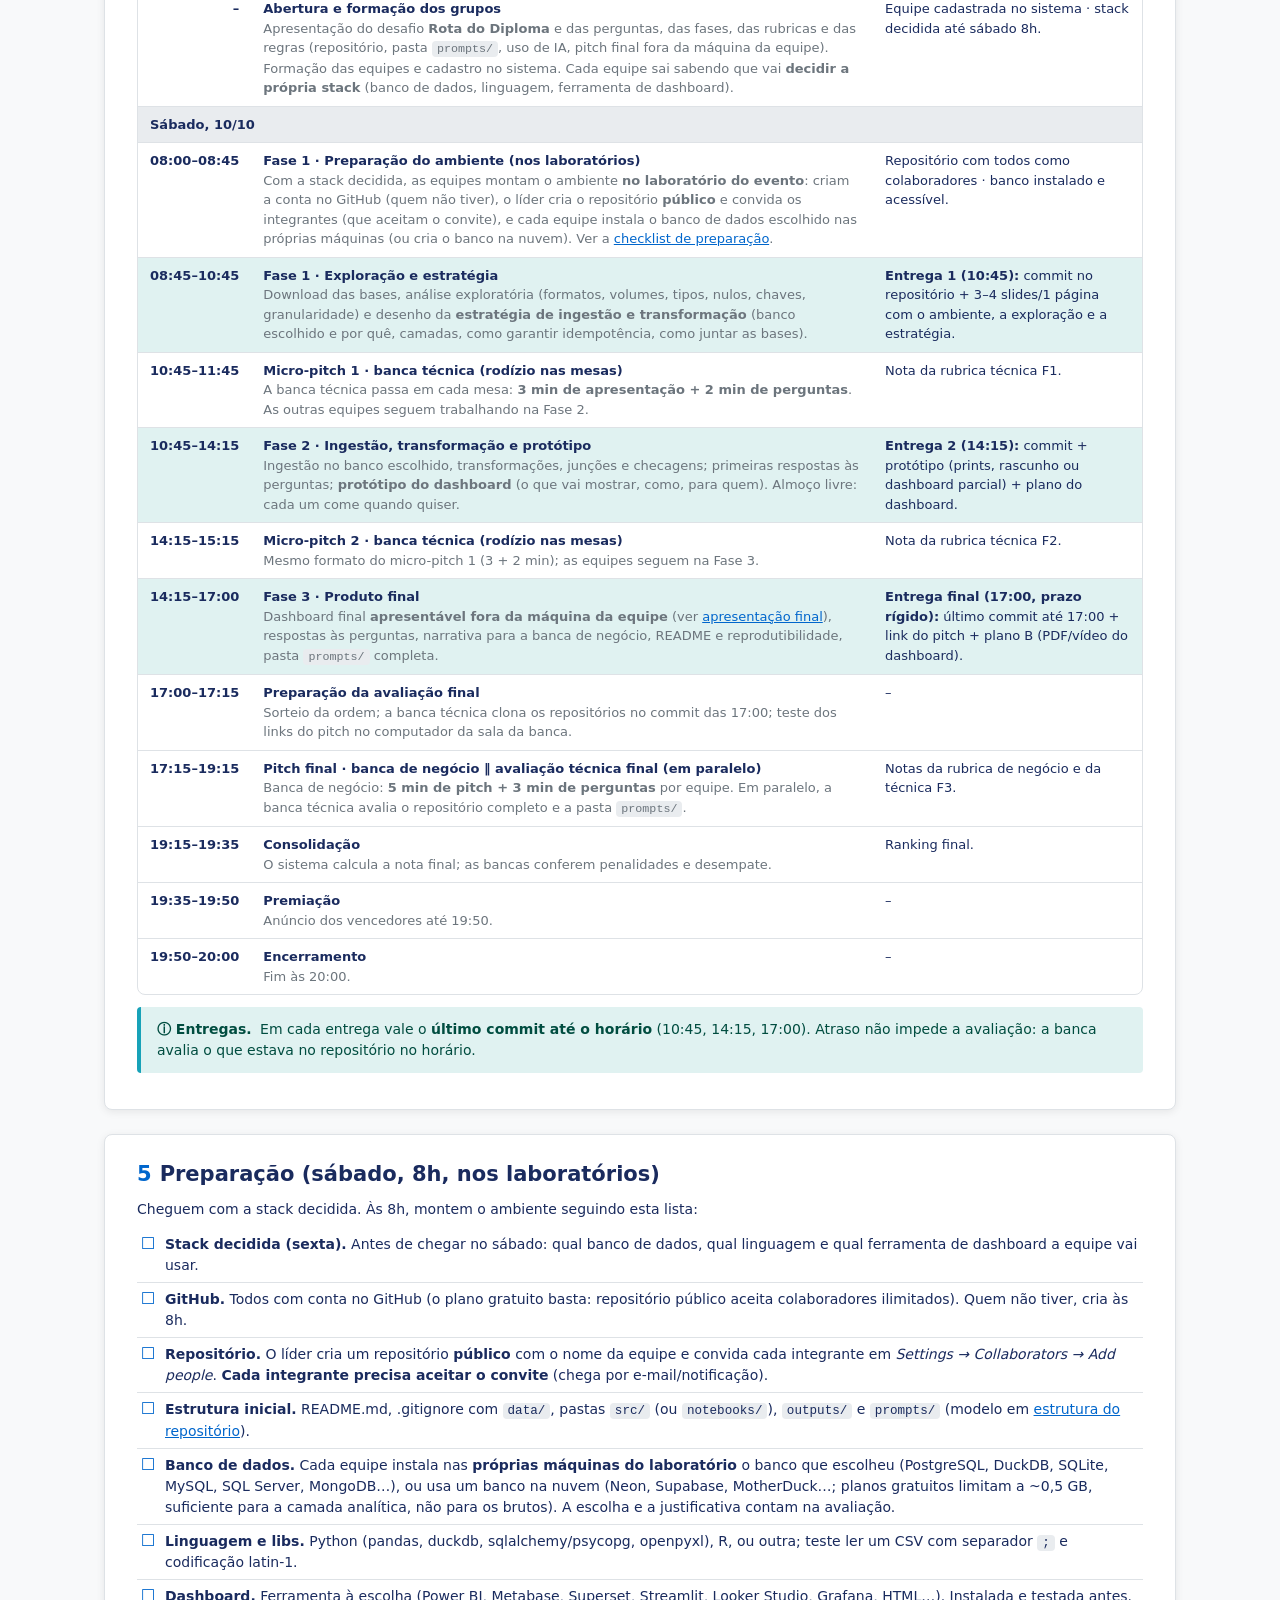
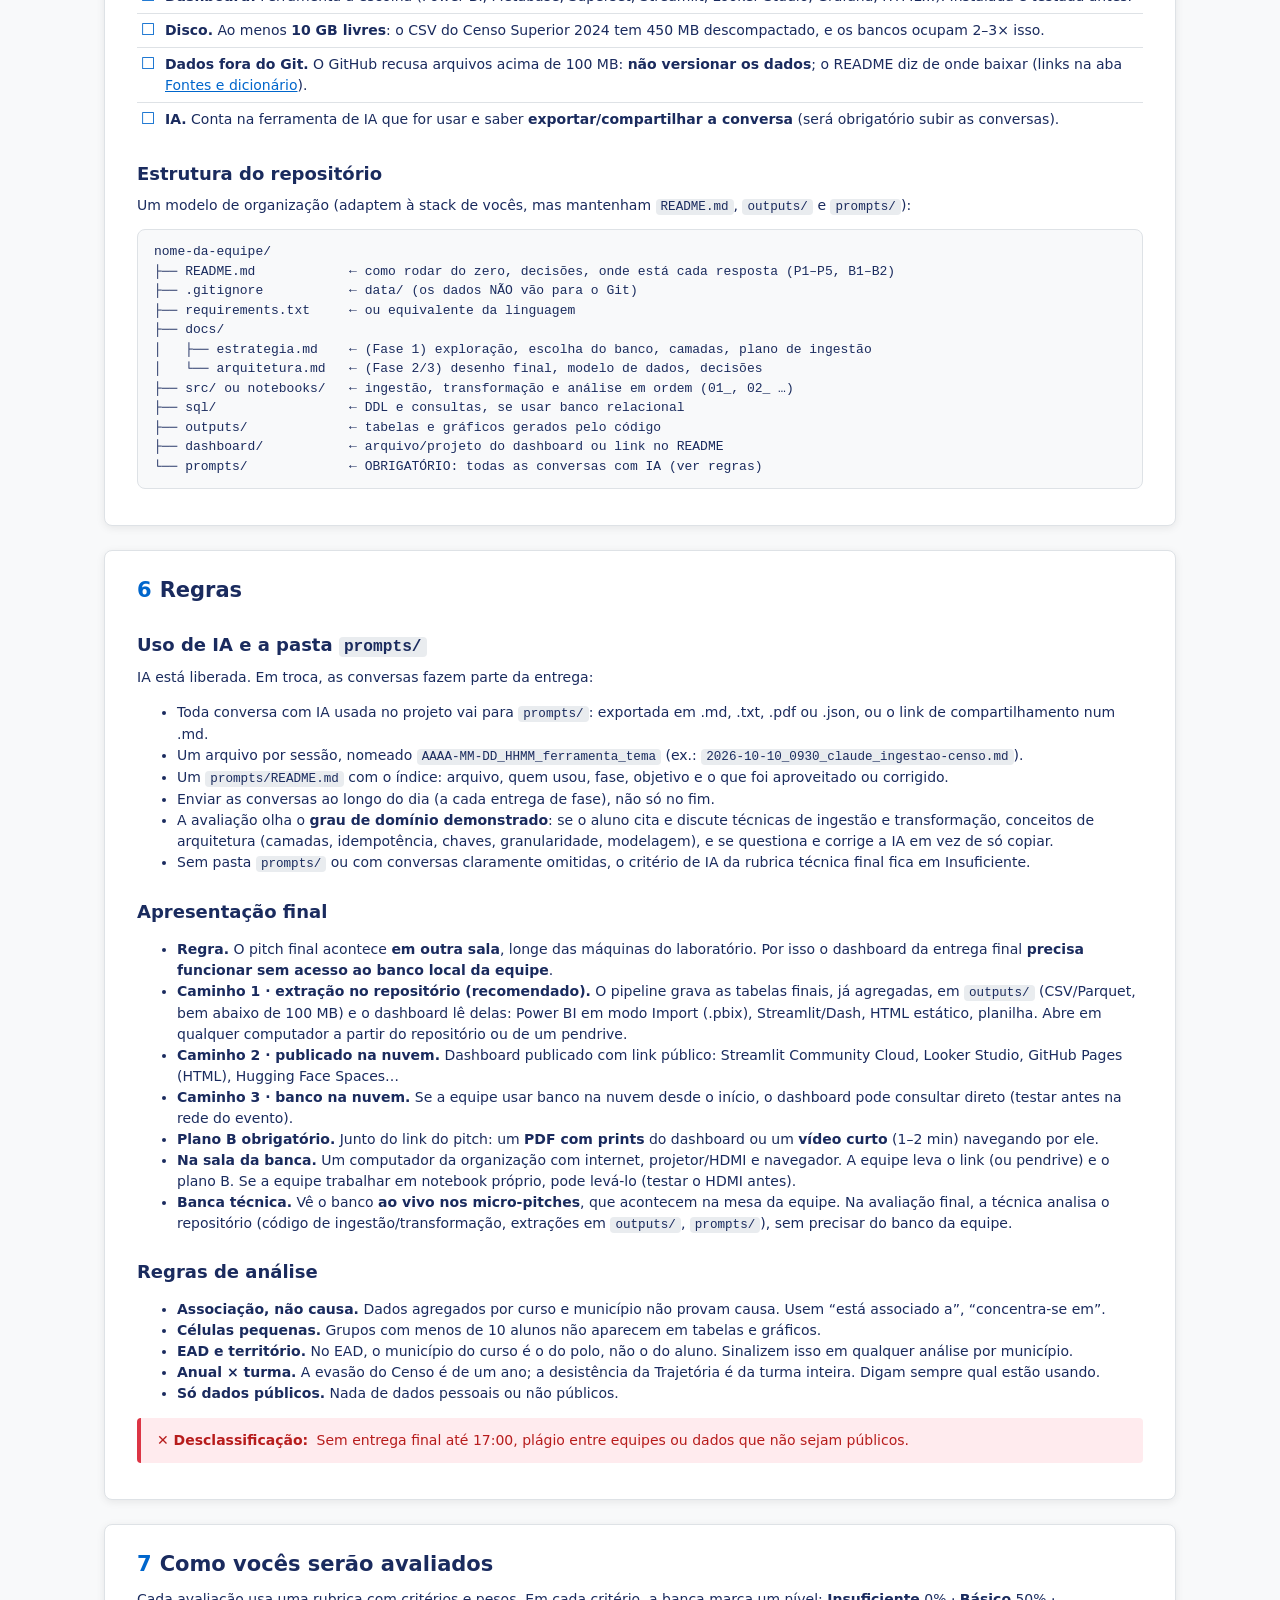
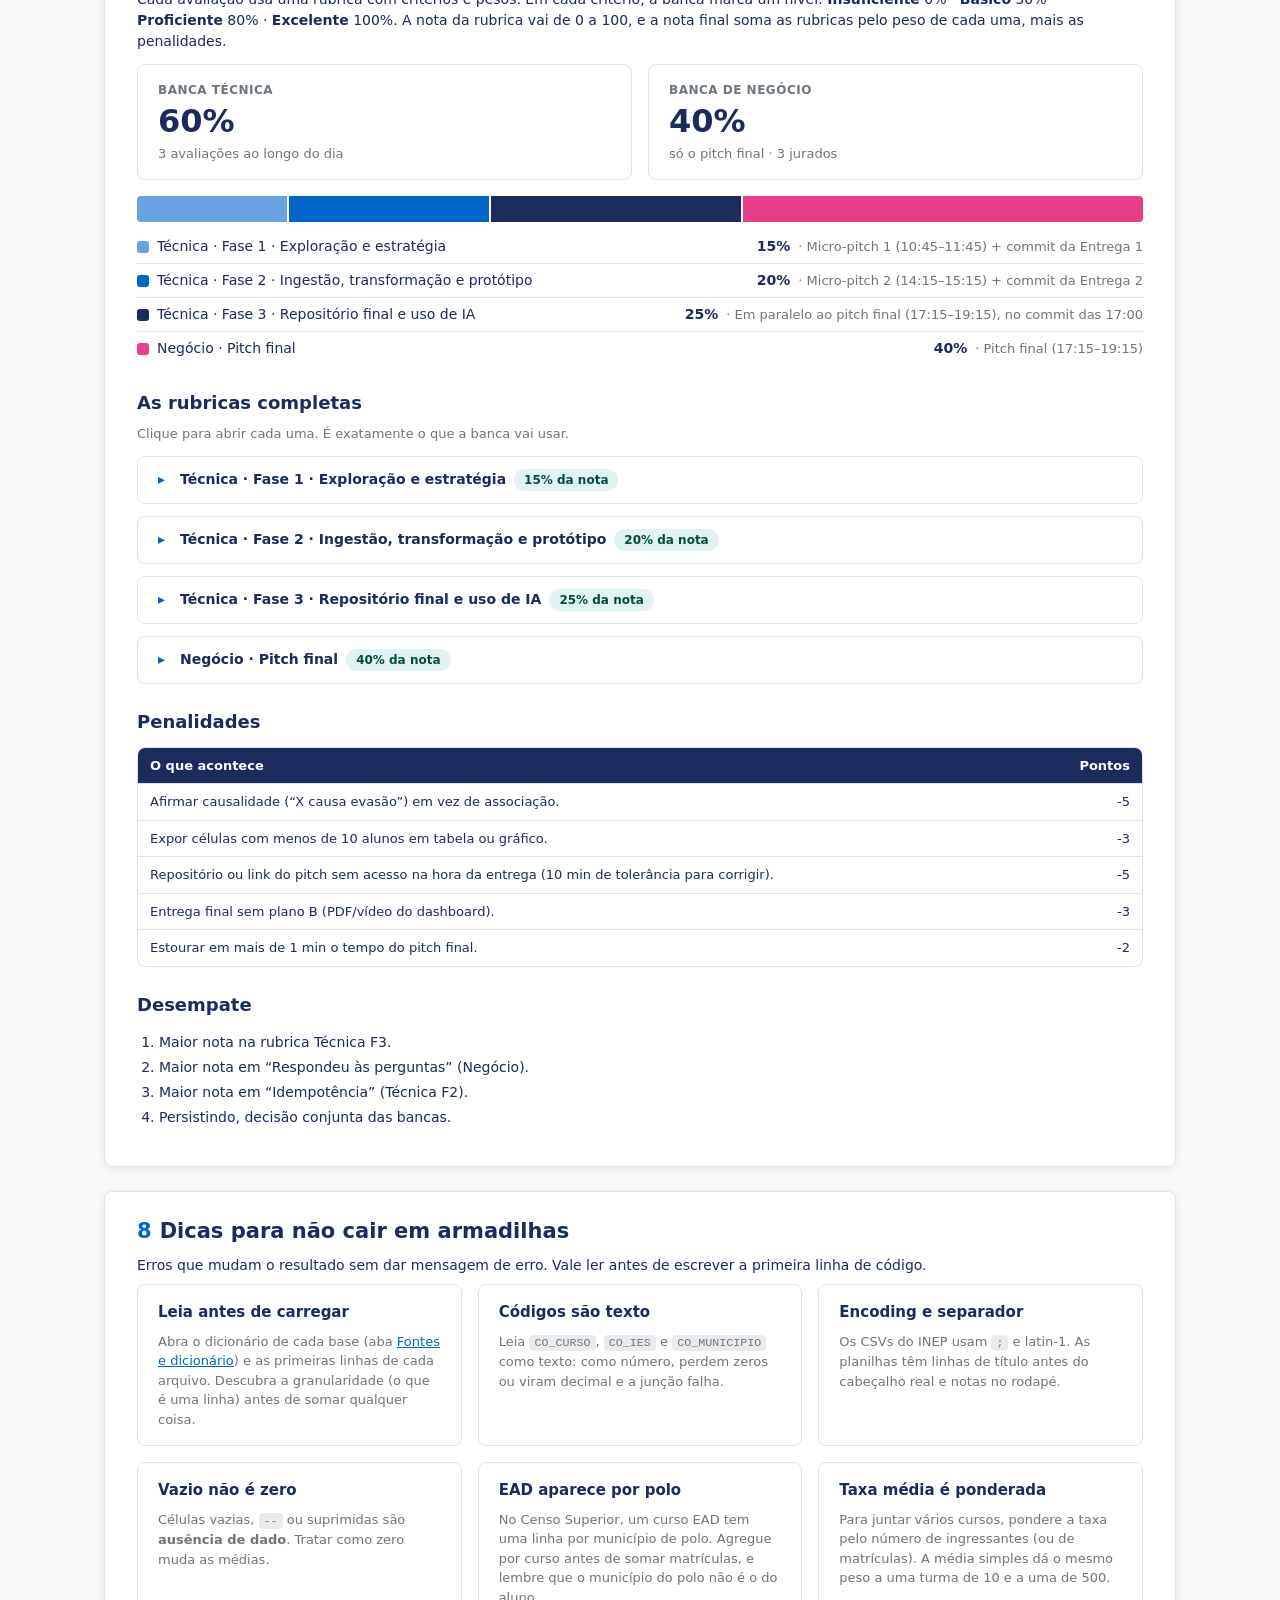
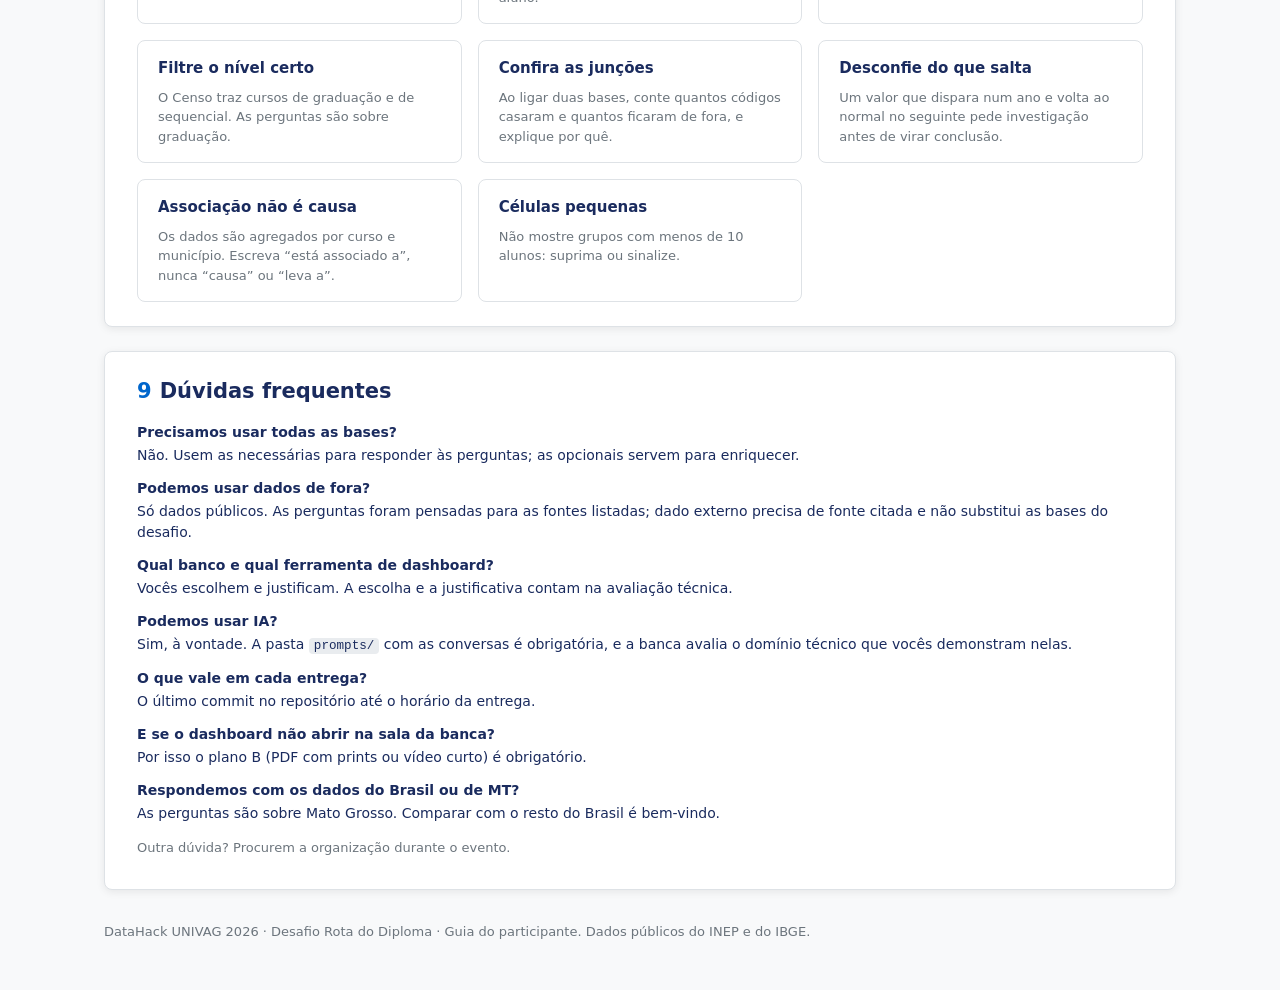
<file: docs/guia_participante.html>
<!doctype html>
<html lang="pt-BR">
<head>
<meta charset="utf-8">
<meta name="viewport" content="width=device-width, initial-scale=1">
<title>Rota do Diploma · Guia do participante</title>
<style>/* =====================================================================
   UNIVAG · Guia de Estilos para Dashboards · v1.1 · tokens.css
   Fonte única de cores, tipografia e espaçamento.
   Componentes usam SÓ os tokens de função (--ink, --surface, --status-*),
   nunca as cores de marca diretamente.
   Cores marcadas "derivada" estão em validação (guia, seção 4.3).
   ===================================================================== */

:root {
  /* ---------- 1. Cores de marca (inalteradas desde a v1.0) ---------- */
  --brand-navy:  #1A2B5E;
  --brand-blue:  #0066CC;
  --brand-light: #00AEF0;
  --brand-white: #FFFFFF;
  --brand-purple:#6F42C1;
  --brand-pink:  #E83E8C;

  --gradient-primary:   linear-gradient(135deg, #1A2B5E 0%, #0066CC 100%);
  --gradient-secondary: linear-gradient(135deg, #0066CC 0%, #00AEF0 100%);

  /* ---------- 2. Tokens de função · tema claro ---------- */
  --page:          #F8F9FA;
  --surface:       #FFFFFF;
  --surface-muted: #E9ECEF;
  --border:        #DEE2E6;
  --ink:           #1A2B5E;  /* 13,5:1 sobre branco */
  --ink-2:         #6C757D;  /* 4,7:1 sobre --surface; sobre --page use --ink */
  --action:        #0066CC;  /* fundo do botão primário */
  --on-action:     #FFFFFF;  /* 5,6:1 sobre --action */
  --link:          #0066CC;  /* links, foco, texto de ação */
  --header-bg:     var(--gradient-primary);
  --header-ink:    #FFFFFF;
  --table-head-bg: #1A2B5E;
  --table-head-ink:#FFFFFF;

  /* ---------- 3. Status: área (marca/ícone/borda), fundo e texto ---------- */
  --status-good:          #28A745;
  --status-good-bg:       #EAF6EC;  /* derivada: verde a 10% */
  --status-good-ink:      #1B5E20;  /* 7,9:1 */

  --status-warning:       #FFC107;
  --status-warning-bg:    #FFF8E1;
  --status-warning-ink:   #7A5A00;  /* derivada · 6,4:1 */

  --status-serious:       #FF8C00;
  --status-serious-bg:    #FFF4E6;  /* derivada: laranja a 10% */
  --status-serious-ink:   #A65F1B;  /* derivada · 4,9:1 */

  --status-critical:      #DC3545;
  --status-critical-bg:   #FFEBEE;
  --status-critical-ink:  #B71C1C;  /* 6,6:1 */

  --status-info:          #17A2B8;
  --status-info-bg:       #E0F2F1;
  --status-info-ink:      #004D40;  /* 9,8:1 */

  --status-neutral:       #6C757D;
  --status-neutral-bg:    #E9ECEF;
  --status-neutral-ink:   #495057;  /* derivada · 6,9:1 sobre o fundo */

  /* ---------- 4. Gráficos ---------- */
  /* Categórica: ordem fixa, nunca cíclica; cor presa à entidade */
  --chart-1: #0066CC;
  --chart-2: #E83E8C;
  --chart-3: #00AEF0;  /* < 3:1 no claro: exige rótulo direto ou tabela */
  --chart-4: #6F42C1;
  --chart-5: #17A2B8;  /* < 3:1 no claro: exige rótulo direto ou tabela */
  /* Sequencial (magnitude) */
  --seq-1: #D9E8F7; --seq-2: #A6C9ED; --seq-3: #66A3E0; --seq-4: #0066CC; --seq-5: #1A2B5E;
  /* Divergente (lado de uma referência); --div-0 é a referência */
  --div-neg-2: #E83E8C; --div-neg-1: #F295C0; --div-0: #E9ECEF; --div-pos-1: #73ABE3; --div-pos-2: #0066CC;
  --chart-grid: #E9ECEF;
  --chart-axis: #6C757D;

  /* ---------- 5. Tipografia ---------- */
  --font-sans: "Segoe UI", system-ui, -apple-system, Roboto, "Helvetica Neue", Arial, sans-serif;
  --font-mono: Consolas, "Courier New", monospace;
  --fs-h1: 30px;  --fs-h2: 21px;  --fs-h3: 18px;
  --fs-body: 14px; --fs-small: 13px; --fs-caption: 12px; /* mínimo absoluto: 12px */
  --fs-kpi: 32px;
  --fw-regular: 400; --fw-semibold: 600; --fw-bold: 700;

  /* ---------- 6. Espaçamento, cantos, sombras, movimento ---------- */
  --space-1: 4px; --space-2: 8px; --space-3: 12px; --space-4: 16px;
  --space-5: 24px; --space-6: 32px; --space-7: 48px;
  --radius-sm: 4px; --radius-md: 8px; --radius-pill: 999px;
  --shadow-1: 0 2px 8px rgb(0 0 0 / 0.08);
  --shadow-2: 0 4px 16px rgb(0 0 0 / 0.12);
  --motion: 200ms;
  --focus-ring: 2px solid var(--link);
}

/* ---------- Tema escuro: automático, salvo escolha manual ---------- */
@media (prefers-color-scheme: dark) {
  :root:not([data-theme="light"]) {
    --page: #1E1E1E; --surface: #2D2D2D; --surface-muted: #3D3D3D; --border: #4A4A4A; /* derivada */
    --ink: #FFFFFF; --ink-2: #DEE2E6;
    --link: #58ACFF;                         /* derivada */
    --header-bg: #1A2B5E; --table-head-bg: #3D3D3D;
    --status-good-ink: #45BE5B;              /* derivada */
    --status-warning-ink: #FFC107;
    --status-serious-ink: #FF8C00;
    --status-critical-ink: #FF8185;          /* derivada */
    --status-info-ink: #3AB7CD;              /* derivada */
    --status-neutral-ink: #ADB5BD;           /* derivada */
    --status-good-bg: rgb(40 167 69 / 0.18);   --status-warning-bg: rgb(255 193 7 / 0.16);
    --status-serious-bg: rgb(255 140 0 / 0.16); --status-critical-bg: rgb(220 53 69 / 0.20);
    --status-info-bg: rgb(23 162 184 / 0.18);  --status-neutral-bg: #3D3D3D;
    --chart-1: #3085EE; --chart-3: #0A9ED9; --chart-4: #7A4FCF; /* derivadas */
    --chart-grid: #3D3D3D; --chart-axis: #ADB5BD;
    --shadow-1: 0 2px 8px rgb(0 0 0 / 0.40); --shadow-2: 0 4px 16px rgb(0 0 0 / 0.50);
  }
}
:root[data-theme="dark"] {
  --page: #1E1E1E; --surface: #2D2D2D; --surface-muted: #3D3D3D; --border: #4A4A4A;
  --ink: #FFFFFF; --ink-2: #DEE2E6;
  --link: #58ACFF;
  --header-bg: #1A2B5E; --table-head-bg: #3D3D3D;
  --status-good-ink: #45BE5B;
  --status-warning-ink: #FFC107;
  --status-serious-ink: #FF8C00;
  --status-critical-ink: #FF8185;
  --status-info-ink: #3AB7CD;
  --status-neutral-ink: #ADB5BD;
  --status-good-bg: rgb(40 167 69 / 0.18);   --status-warning-bg: rgb(255 193 7 / 0.16);
  --status-serious-bg: rgb(255 140 0 / 0.16); --status-critical-bg: rgb(220 53 69 / 0.20);
  --status-info-bg: rgb(23 162 184 / 0.18);  --status-neutral-bg: #3D3D3D;
  --chart-1: #3085EE; --chart-3: #0A9ED9; --chart-4: #7A4FCF;
  --chart-grid: #3D3D3D; --chart-axis: #ADB5BD;
  --shadow-1: 0 2px 8px rgb(0 0 0 / 0.40); --shadow-2: 0 4px 16px rgb(0 0 0 / 0.50);
}

/* ---------- Base ---------- */
body {
  margin: 0; background: var(--page); color: var(--ink);
  font: var(--fw-regular) var(--fs-body)/1.5 var(--font-sans);
}
.num, td.num { font-variant-numeric: tabular-nums; text-align: right; }
:focus-visible { outline: var(--focus-ring); outline-offset: 2px; }
.skip-link { position: absolute; left: 0; top: -40px; padding: 8px; background: var(--brand-navy); color: #FFFFFF; z-index: 100; }
.skip-link:focus { top: 0; }
@media (prefers-reduced-motion: reduce) {
  *, *::before, *::after { transition: none !important; animation: none !important; }
}


/* ---------- Guia do participante (componentes sobre os tokens) ---------- */
* { box-sizing: border-box; }
a { color: var(--link); }
code { font-family: var(--font-mono); font-size: .9em; background: var(--surface-muted); padding: 1px 5px; border-radius: var(--radius-sm); word-break: break-word; }
.muted { color: var(--ink-2); font-size: var(--fs-small); }
.nowrap { white-space: nowrap; }
header.topo { background: var(--header-bg); color: var(--header-ink); }
header.topo .wrap { max-width: 1120px; margin: 0 auto; padding: var(--space-6) var(--space-5); display: flex; gap: var(--space-5); align-items: center; }
header.topo img { width: 132px; height: 132px; border-radius: var(--radius-md); object-fit: cover; flex: none; box-shadow: var(--shadow-2); }
header.topo .k { font-size: var(--fs-caption); text-transform: uppercase; letter-spacing: .5px; font-weight: var(--fw-semibold); opacity: .9; }
header.topo h1 { font-size: var(--fs-h1); font-weight: var(--fw-semibold); line-height: 1.2; margin: var(--space-1) 0 var(--space-2); }
header.topo p { margin: 0; font-size: 15px; }
header.topo .meta { margin-top: var(--space-3); font-size: var(--fs-small); opacity: .92; }
main { max-width: 1120px; margin: 0 auto; padding: var(--space-5) var(--space-5) var(--space-7); }
nav.toc { display: flex; flex-wrap: wrap; gap: var(--space-2); margin: 0 0 var(--space-5); }
nav.toc a { font-size: var(--fs-small); text-decoration: none; padding: 5px 12px; border: 1px solid var(--border); border-radius: var(--radius-pill); background: var(--surface); color: var(--link); }
section.sec { background: var(--surface); border: 1px solid var(--border); border-radius: var(--radius-md); box-shadow: var(--shadow-1); padding: var(--space-5) var(--space-6); margin: 0 0 var(--space-5); }
section.sec > h2 { font-size: var(--fs-h2); font-weight: var(--fw-semibold); margin: 0 0 var(--space-2); }
section.sec > h2 .n { color: var(--link); margin-right: var(--space-2); }
h3 { font-size: var(--fs-h3); font-weight: var(--fw-semibold); margin: var(--space-5) 0 var(--space-2); }
p { margin: var(--space-2) 0; }
.lead { font-size: 18px; line-height: 1.45; font-weight: var(--fw-semibold); margin: var(--space-2) 0 var(--space-3); }
.grid { display: grid; grid-template-columns: repeat(auto-fit, minmax(280px, 1fr)); gap: var(--space-4); }
.card { background: var(--surface); border: 1px solid var(--border); border-radius: var(--radius-md); padding: var(--space-4) 20px; }
.entregavel { border-top: 3px solid var(--action); }
.entregavel h3 { margin-top: 0; font-size: 16px; }
.pergunta h3 { margin: var(--space-2) 0 var(--space-1); font-size: 17px; }
.pergunta.bonus { background: var(--page); }
.p-cab { display: flex; align-items: center; gap: var(--space-2); }
.pid { font-weight: var(--fw-bold); font-size: 15px; color: var(--on-action); background: var(--action); border-radius: var(--radius-sm); padding: 1px 8px; }
.bonus .pid { background: var(--status-neutral-ink); }
.p-meta { display: grid; grid-template-columns: 110px 1fr; gap: 2px var(--space-3); margin: var(--space-3) 0 0; font-size: var(--fs-small); }
.p-meta dt { color: var(--ink-2); } .p-meta dd { margin: 0; }
.p-meta code { display: inline-block; margin: 0 4px 4px 0; word-break: normal; overflow-wrap: anywhere; }
.badge { display: inline-flex; align-items: center; gap: 4px; font-size: var(--fs-caption); font-weight: var(--fw-semibold); padding: 2px 10px; border-radius: var(--radius-pill); white-space: nowrap; }
.badge.info { background: var(--status-info-bg); color: var(--status-info-ink); }
.badge.neutral { background: var(--status-neutral-bg); color: var(--status-neutral-ink); }
.alert { border-radius: var(--radius-sm); padding: var(--space-3) var(--space-4); margin: var(--space-3) 0; border-left: 4px solid; }
.alert.info { background: var(--status-info-bg); border-color: var(--status-info); color: var(--status-info-ink); }
.alert.warn { background: var(--status-warning-bg); border-color: var(--status-warning); color: var(--status-warning-ink); }
.alert.bad { background: var(--status-critical-bg); border-color: var(--status-critical); color: var(--status-critical-ink); }
.alert strong:first-child { margin-right: 4px; }
.tablewrap { overflow-x: auto; border: 1px solid var(--border); border-radius: var(--radius-md); margin: var(--space-3) 0; background: var(--surface); }
table { border-collapse: collapse; width: 100%; font-size: var(--fs-small); }
th, td { text-align: left; vertical-align: top; padding: var(--space-2) var(--space-3); border-bottom: 1px solid var(--border); }
thead th { background: var(--table-head-bg); color: var(--table-head-ink); font-weight: var(--fw-semibold); }
tbody tr:last-child td { border-bottom: none; }
td.num, th.num { text-align: right; }
table.crono td.hora { white-space: nowrap; font-weight: var(--fw-semibold); }
table.crono tr.dia th { background: var(--surface-muted); color: var(--ink); }
table.crono tr.entrega td { background: var(--status-info-bg); }
table.rubrica td { min-width: 150px; } table.rubrica td:first-child { min-width: 210px; }
dl.glossario { display: grid; grid-template-columns: minmax(180px, 260px) 1fr; gap: 0; margin: var(--space-3) 0; border: 1px solid var(--border); border-radius: var(--radius-md); overflow: hidden; }
dl.glossario dt, dl.glossario dd { margin: 0; padding: var(--space-2) var(--space-3); border-bottom: 1px solid var(--border); }
dl.glossario dt { font-weight: var(--fw-semibold); background: var(--page); }
dl.glossario dt:last-of-type, dl.glossario dd:last-of-type { border-bottom: none; }
ul.check { list-style: none; padding: 0; margin: var(--space-2) 0; }
ul.check li { padding: 6px 0 6px 28px; position: relative; border-bottom: 1px solid var(--border); }
ul.check li:last-child { border-bottom: none; }
ul.check li::before { content: "☐"; position: absolute; left: 4px; color: var(--link); font-size: 16px; line-height: 1.3; }
ol.passos { padding-left: 22px; } ol.passos li { margin: 4px 0; }
pre.repo { font-family: var(--font-mono); font-size: var(--fs-small); background: var(--page); border: 1px solid var(--border); border-radius: var(--radius-md); padding: var(--space-3) var(--space-4); overflow-x: auto; line-height: 1.5; margin: var(--space-3) 0; }
.timeline { position: relative; height: 92px; border: 1px solid var(--border); border-radius: var(--radius-md); background: var(--page); margin: var(--space-3) 0 2px; }
.timeline .faixa { position: absolute; height: 32px; border-radius: var(--radius-sm); display: flex; align-items: center; justify-content: center; overflow: hidden; white-space: nowrap; padding: 0 4px; font-size: var(--fs-caption); font-weight: var(--fw-semibold); }
.timeline .faixa span { overflow: hidden; text-overflow: ellipsis; }
.timeline .faixa.fase { background: var(--action); color: var(--on-action); }
.timeline .faixa.prep { background: var(--surface-muted); color: var(--ink); border: 1px solid var(--border); }
.timeline .faixa.aval { background: var(--brand-navy); color: #FFFFFF; }
:root[data-theme="dark"] .timeline .faixa.aval { background: #FFFFFF; color: var(--brand-navy); }
@media (prefers-color-scheme: dark) { :root:not([data-theme="light"]) .timeline .faixa.aval { background: #FFFFFF; color: var(--brand-navy); } }
.marcas { position: relative; height: 18px; font-size: var(--fs-caption); color: var(--ink-2); }
.marcas span { position: absolute; transform: translateX(-50%); } .marcas span:first-child { transform: none; } .marcas span:last-child { transform: translateX(-100%); }
.legend { display: flex; flex-wrap: wrap; gap: var(--space-2) var(--space-4); font-size: var(--fs-caption); color: var(--ink-2); margin: var(--space-2) 0; }
.legend span { display: inline-flex; align-items: center; gap: 6px; }
i.sw { display: inline-block; width: 12px; height: 12px; border-radius: 3px; flex: none; }
i.sw.fase { background: var(--action); } i.sw.prep { background: var(--surface-muted); border: 1px solid var(--border); }
i.sw.aval { background: var(--brand-navy); }
:root[data-theme="dark"] i.sw.aval { background: #FFFFFF; }
@media (prefers-color-scheme: dark) { :root:not([data-theme="light"]) i.sw.aval { background: #FFFFFF; } }
.kpis { display: grid; grid-template-columns: repeat(auto-fit, minmax(220px, 1fr)); gap: var(--space-4); margin: var(--space-3) 0; }
.kpi { border: 1px solid var(--border); border-radius: var(--radius-md); padding: var(--space-4) 20px; }
.kpi-l { font-size: var(--fs-caption); text-transform: uppercase; letter-spacing: .5px; font-weight: var(--fw-semibold); color: var(--ink-2); }
.kpi-v { font-variant-numeric: tabular-nums; font-size: var(--fs-kpi); font-weight: var(--fw-bold); line-height: 1.15; margin: var(--space-1) 0; }
.pesos { display: flex; gap: 2px; height: 26px; margin: var(--space-4) 0 var(--space-2); }
.pesos div:first-child { border-radius: var(--radius-sm) 0 0 var(--radius-sm); } .pesos div:last-child { border-radius: 0 var(--radius-sm) var(--radius-sm) 0; }
ul.pesos-leg { list-style: none; padding: 0; margin: 0; }
ul.pesos-leg li { display: flex; flex-wrap: wrap; align-items: center; gap: var(--space-2); padding: 6px 0; border-bottom: 1px solid var(--border); }
ul.pesos-leg li:last-child { border-bottom: none; }
ul.pesos-leg strong { margin-left: auto; }
details.rub { margin: var(--space-3) 0; padding: 0; }
details.rub > summary { cursor: pointer; padding: var(--space-3) 20px; display: flex; flex-wrap: wrap; gap: var(--space-2); align-items: center; list-style: none; }
details.rub > summary::-webkit-details-marker { display: none; }
details.rub > summary::before { content: "▸"; color: var(--link); width: 14px; }
details.rub[open] > summary::before { content: "▾"; }
details.rub .rub-tit { font-weight: var(--fw-semibold); }
details.rub > p, details.rub > .tablewrap { margin-left: 20px; margin-right: 20px; }
details.rub > .tablewrap { margin-bottom: 20px; }
.faq dt { font-weight: var(--fw-semibold); margin-top: var(--space-3); } .faq dd { margin: 2px 0 0; }
footer { color: var(--ink-2); font-size: var(--fs-small); margin-top: var(--space-6); }

/* ---------- botão de tema ---------- */
header.topo .wrap { position: relative; }
button.tema { position: absolute; top: var(--space-4); right: var(--space-5); display: inline-flex; align-items: center; gap: 6px; font: inherit; font-size: var(--fs-small);
  font-weight: var(--fw-semibold); padding: 6px 12px; border-radius: var(--radius-pill); border: 1px solid rgb(255 255 255 / 0.55); background: rgb(255 255 255 / 0.12);
  color: #FFFFFF; cursor: pointer; }
button.tema:hover { background: rgb(255 255 255 / 0.22); }
button.tema .tema-ic { font-size: 15px; line-height: 1; }
/* ---------- abas ---------- */
.abas { display: flex; gap: var(--space-2); border-bottom: 2px solid var(--border); margin: 0 0 var(--space-5); position: sticky; top: 0; background: var(--page); z-index: 5; padding-top: var(--space-2); }
.abas [role="tab"] { font: inherit; font-size: 15px; font-weight: var(--fw-semibold); padding: 10px 18px; border: 1px solid transparent; border-bottom: none; border-radius: var(--radius-md) var(--radius-md) 0 0;
  background: transparent; color: var(--ink-2); cursor: pointer; margin-bottom: -2px; }
.abas [role="tab"][aria-selected="true"] { background: var(--surface); color: var(--link); border-color: var(--border); border-bottom: 2px solid var(--surface); box-shadow: inset 0 3px 0 var(--action); }
.abas [role="tab"]:hover { color: var(--link); }
.sr { position: absolute; width: 1px; height: 1px; overflow: hidden; clip: rect(0 0 0 0); }
/* ---------- fontes e dicionário (blocos copiados das páginas da organização) ---------- */
.fd { --accent: var(--link); --accent-soft: color-mix(in srgb, var(--action) 10%, var(--surface)); --muted: var(--ink-2); --code-bg: var(--surface-muted);
  --bg: var(--page); --text: var(--ink); --good: var(--status-good-ink); --good-soft: var(--status-good-bg); }
.fd h3.grupo { font-size: 17px; margin: var(--space-5) 0 var(--space-2); padding-top: var(--space-3); border-top: 1px solid var(--border); }
.fd h4.sub { font-size: 14px; text-transform: uppercase; letter-spacing: .5px; color: var(--ink-2); margin: var(--space-4) 0 var(--space-2); }
.fd .pacote { border: 1px solid var(--border); border-radius: var(--radius-md); padding: var(--space-3) var(--space-4); margin: var(--space-3) 0; background: var(--surface); }
.fd .pacote h4 { margin: 0 0 var(--space-1); font-size: 15px; display: flex; flex-wrap: wrap; align-items: center; gap: 6px; }
.fd .pacote p { margin: var(--space-1) 0; font-size: var(--fs-small); }
.fd .pacote a { word-break: break-all; }
.fd .kv { display: grid; grid-template-columns: 180px 1fr; gap: 4px 14px; margin: var(--space-2) 0 var(--space-3); font-size: var(--fs-small); }
.fd .kv dt { color: var(--ink-2); } .fd .kv dd { margin: 0; } .fd .kv a { word-break: break-all; }
.fd .tag { display: inline-block; font-size: var(--fs-caption); font-weight: var(--fw-semibold); padding: 1px 9px; border-radius: var(--radius-pill); background: var(--accent-soft); color: var(--link); }
.fd .tag.good { background: var(--status-good-bg); color: var(--status-good-ink); }
.fd .tag.warn { background: var(--status-warning-bg); color: var(--status-warning-ink); }
.fd .papel { display: inline-block; font-size: var(--fs-caption); font-weight: var(--fw-semibold); padding: 1px 9px; border-radius: var(--radius-pill); white-space: nowrap; border: 1px solid transparent; }
.fd .papel.principal { background: var(--status-good-bg); color: var(--status-good-ink); border-color: var(--status-good); }
.fd .papel.dic { background: var(--accent-soft); color: var(--link); }
.fd .papel.copia, .fd .papel.apoio, .fd .papel.lixo { background: var(--surface-muted); color: var(--ink-2); font-weight: var(--fw-regular); }
.fd .oque { color: var(--ink-2); font-size: var(--fs-caption); margin-top: 3px; }
.fd th { background: var(--table-head-bg); color: var(--table-head-ink); font-weight: var(--fw-semibold); }
.fd td.num { text-align: right; font-variant-numeric: tabular-nums; white-space: nowrap; }
.fd table.pacote tr.principal td { background: var(--status-good-bg); }
.fd table.pacote tr.principal td code { font-weight: var(--fw-bold); }
.fd table.pacote td code { word-break: normal; overflow-wrap: anywhere; }
.fd table.pacote tr.copia td, .fd table.pacote tr.apoio td, .fd table.pacote tr.lixo td { color: var(--ink-2); }
.fd details.tg, .fd details.dic { background: var(--surface); border: 1px solid var(--border); border-radius: var(--radius-md); margin: var(--space-3) 0; overflow: hidden; }
.fd details.tg[open], .fd details.dic[open] { border-color: var(--link); box-shadow: var(--shadow-1); }
.fd details.tg > summary, .fd details.dic > summary { list-style: none; cursor: pointer; user-select: none; display: flex; align-items: center; flex-wrap: wrap; gap: 6px 12px; padding: var(--space-3) var(--space-4); }
.fd details.tg > summary::-webkit-details-marker, .fd details.dic > summary::-webkit-details-marker { display: none; }
.fd details.tg > summary::marker, .fd details.dic > summary::marker { content: ""; }
.fd details.tg > summary:hover, .fd details.tg[open] > summary, .fd details.dic > summary:hover, .fd details.dic[open] > summary { background: var(--accent-soft); }
.fd .chev { flex: 0 0 auto; width: 24px; height: 24px; border-radius: 50%; border: 1px solid var(--link); position: relative; }
.fd .chev::before { content: ""; position: absolute; left: 7px; top: 7px; width: 6px; height: 6px; border-right: 2px solid var(--link); border-bottom: 2px solid var(--link); transform: rotate(-45deg); }
.fd details[open] > summary .chev { transform: rotate(90deg); background: var(--link); }
.fd details[open] > summary .chev::before { border-color: var(--surface); }
.fd .tg-tit { font-weight: var(--fw-semibold); flex: 1 1 260px; display: flex; flex-wrap: wrap; align-items: center; gap: 6px; }
.fd .tg-meta { display: flex; align-items: center; flex-wrap: wrap; gap: 8px; }
.fd .tg-corpo { border-top: 1px solid var(--border); padding: var(--space-3) var(--space-4) var(--space-4); }
section.fd.base { padding: 0; overflow: hidden; }
section.fd.base > details.ds { border: none; margin: 0; border-radius: var(--radius-md); }
.fd details.ds > summary { padding: var(--space-4) var(--space-5); }
.fd details.ds > summary .tg-tit { font-size: var(--fs-h2); }
.fd details.ds > .tg-corpo { padding: var(--space-3) var(--space-5) var(--space-5); }
.fd details.grp > summary .tg-tit { font-size: 16px; }
.fd details.pac > summary .tg-tit { font-size: 14px; font-weight: var(--fw-semibold); }
.fd details.pac > .tg-corpo p { margin: var(--space-1) 0; font-size: var(--fs-small); }
.fd details.pac > .tg-corpo a { word-break: break-all; }
.fd .dic-tit { font-weight: var(--fw-semibold); flex: 1 1 260px; }
.fd .dic-meta { display: flex; align-items: center; flex-wrap: wrap; gap: 8px; }
.fd .cnt { color: var(--ink-2); font-size: var(--fs-caption); }
.fd .hint { font-size: var(--fs-caption); color: var(--link); border: 1px dashed var(--link); border-radius: var(--radius-pill); padding: 1px 8px; white-space: nowrap; }
.fd .hint-fechar, .fd details[open] > summary .hint-abrir { display: none; }
.fd details[open] > summary .hint-fechar { display: inline; }
.fd details:not([open]) > summary .hint-fechar { display: none; }
.fd .dic-corpo { border-top: 1px solid var(--border); padding-top: var(--space-3); }
.fd details.dic .tablewrap { margin: 0 var(--space-3) var(--space-3); }
.fd details.dic .origem { margin: 0 var(--space-4) var(--space-3); color: var(--ink-2); font-size: var(--fs-small); }
.fd details.dic td:first-child code { white-space: nowrap; word-break: normal; }
.fd tr.grp td { background: var(--surface-muted); font-weight: var(--fw-semibold); font-size: var(--fs-caption); text-transform: uppercase; letter-spacing: .5px; }
.fd .dic-toolbar { display: flex; flex-wrap: wrap; gap: 8px; margin: var(--space-4) 0 4px; }
#busca-dic { flex: 1 1 280px; padding: 9px 12px; font: inherit; border: 1px solid var(--border); border-radius: var(--radius-sm); background: var(--surface); color: var(--ink); }
.btn { font: inherit; font-size: var(--fs-small); padding: 8px 14px; border-radius: var(--radius-sm); border: 1px solid var(--border); background: var(--surface-muted); color: var(--ink); cursor: pointer; }
.btn.primario { background: var(--action); color: var(--on-action); border-color: var(--action); font-weight: var(--fw-semibold); }
.btn.primario:hover { background: var(--brand-navy); }
.dic-status { color: var(--ink-2); font-size: var(--fs-small); min-height: 1.2em; margin: 2px 0 8px; }
.copiar { display: flex; align-items: center; gap: var(--space-3); margin: var(--space-3) 0; }
#campo-links { width: 100%; font-family: var(--font-mono); font-size: var(--fs-caption); line-height: 1.5; padding: var(--space-3); border: 1px solid var(--border); border-radius: var(--radius-md);
  background: var(--page); color: var(--ink); resize: vertical; white-space: pre; overflow: auto; }
@media (max-width: 640px) { button.tema { top: var(--space-3); right: var(--space-3); } .fd details.ds > summary { padding: var(--space-3) var(--space-4); } .fd details.ds > .tg-corpo { padding: var(--space-3); } .fd .kv { grid-template-columns: 1fr; } .abas [role="tab"] { padding: 8px 12px; font-size: 14px; } }
@media print { .painel[hidden] { display: block !important; } .abas, .dic-toolbar, .copiar, button.tema { display: none !important; } }
@media (max-width: 640px) {
  header.topo .wrap { flex-direction: column; align-items: flex-start; padding: var(--space-5) var(--space-4); }
  header.topo img { width: 96px; height: 96px; }
  main { padding: var(--space-4) var(--space-4) var(--space-7); }
  section.sec { padding: var(--space-4); }
  dl.glossario, .p-meta { grid-template-columns: 1fr; }
  dl.glossario dt { border-bottom: none; }
}
@media print {
  header.topo { background: var(--brand-navy) !important; -webkit-print-color-adjust: exact; print-color-adjust: exact; }
  nav.toc, .skip-link { display: none !important; }
  body { background: #FFFFFF; }
  section.sec, .card, .tablewrap { box-shadow: none; break-inside: avoid; }
  details.rub { break-inside: auto; }
}
</style>
<script>try { var t = localStorage.getItem("rota-tema"); if (t === "dark" || t === "light") document.documentElement.dataset.theme = t; } catch (e) {}</script>
</head>
<body>
<a class="skip-link" href="#conteudo">Pular para o conteúdo</a>
<header class="topo"><div class="wrap">
  <img src="[data-uri]" alt="DataHack UNIVAG: Transforme dados em decisão">
  <div>
    <div class="k">DataHack UNIVAG 2026 · Guia do participante</div>
    <h1>Desafio Rota do Diploma</h1>
    <p>Trajetória e evasão no Ensino Superior de Mato Grosso, com dados públicos do INEP e do IBGE.</p>
    <div class="meta">Abertura: sexta, 09/10/2026, à noite · Desenvolvimento: sábado, 10/10/2026, das 8h às 17h nos laboratórios · Pitch final e premiação até as 20h</div>
  </div>
  <button type="button" class="tema" id="bt-tema" aria-pressed="false"><span class="tema-ic" aria-hidden="true">☀</span><span class="tema-txt">Tema claro</span></button>
</div></header>

<main id="conteudo">
<div class="abas" role="tablist" aria-label="Partes do guia">
  <button type="button" role="tab" id="t-desafio" aria-controls="p-desafio" aria-selected="true">Desafio</button>
  <button type="button" role="tab" id="t-fontes" aria-controls="p-fontes" aria-selected="false" tabindex="-1">Fontes e dicionário</button>
</div>
<div class="painel" role="tabpanel" id="p-desafio" aria-labelledby="t-desafio">
<nav class="toc" aria-label="Seções do desafio">
  <a href="#desafio">O desafio</a><a href="#perguntas">Perguntas</a><a href="#dados">Dados</a><a href="#cronograma">Cronograma</a>
  <a href="#preparo">Preparação</a><a href="#regras">Regras</a><a href="#avaliacao">Avaliação</a><a href="#dicas">Dicas</a><a href="#faq">Dúvidas</a>
</nav>

<section class="sec" id="desafio">
  <h2><span class="n">1</span>O desafio</h2>
  <p class="lead">De cada 100 estudantes que entram numa graduação em Mato Grosso, quantos chegam ao diploma? Em quais cursos, redes e modalidades a rota se perde, e o que está associado a isso?</p>
  <p>Todo ano, milhares de estudantes começam uma graduação e uma parte deles não termina. Para a instituição, é vaga ociosa e investimento perdido; para o estudante, é tempo e dinheiro;
  para o estado, são profissionais que não se formam, como os professores de que a educação básica precisa. O INEP acompanha cada turma de cada curso do país por até 10 anos e publica
  esses dados abertamente. A missão de vocês é transformar esses dados em respostas que um gestor consiga usar.</p>
  <p><strong>Para quem vocês respondem:</strong> gestores de instituições de ensino superior, secretarias de educação e quem decide política pública (FIES, ProUni, oferta de vagas).
  Pensem também no futuro estudante que quer saber onde as chances de concluir são maiores.</p>
  <h3>O que vocês vão construir</h3>
  <div class="grid"><div class="card entregavel"><h3>1 · Pipeline de dados</h3><p>Baixar as bases oficiais, carregar no banco que a equipe escolher e transformar até ter tabelas prontas para responder às perguntas. Por código, reproduzível e sem duplicar dados quando roda de novo.</p></div><div class="card entregavel"><h3>2 · Dashboard</h3><p>Um painel que responde às perguntas com números e gráficos claros, organizado pelas perguntas e que funcione fora da máquina da equipe.</p></div><div class="card entregavel"><h3>3 · Pitch</h3><p>5 minutos para a banca de negócio: o que vocês descobriram, de onde vem cada número e o que um gestor deveria fazer com isso.</p></div><div class="card entregavel"><h3>4 · Repositório</h3><p>Código, documentação, extrações em <code>outputs/</code> e a pasta <code>prompts/</code> com as conversas com IA, num repositório público no GitHub.</p></div></div>
  <div class="alert info"><strong>ⓘ Stack livre.</strong> Cada equipe escolhe o banco de dados, a linguagem e a ferramenta de dashboard, e justifica a escolha. Não existe stack certa: existe stack bem justificada e bem usada.</div>
</section>

<section class="sec" id="perguntas">
  <h2><span class="n">2</span>As perguntas</h2>
  <p>O dashboard e o pitch precisam responder às <strong>5 perguntas obrigatórias</strong>. As <strong>2 perguntas bônus</strong> valem pontos extras na avaliação de negócio.
  Respondam com número, fonte e o filtro usado. Uma boa resposta também diz o que os dados <em>não</em> permitem afirmar.</p>
  <div class="grid"><article class="card pergunta" id="P1">
  <div class="p-cab"><span class="pid">P1</span><span class="badge info">● Obrigatória</span></div>
  <h3>Quanto da turma fica pelo caminho?</h3>
  <p>Dos ingressantes de 2015 nos cursos presenciais de graduação de Mato Grosso, que percentual desistiu, concluiu e ainda estava no curso em 2024? Em que ano do curso a perda é maior?</p>
  <dl class="p-meta"><dt>Bases</dt><dd>Indicadores de Trajetória (coorte 2015)</dd><dt>Colunas-chave</dt><dd><code>TDA</code> <code>TCA</code> <code>TAP</code> <code>NU_ANO_REFERENCIA</code> <code>QT_INGRESSANTE</code> </dd></dl>
</article>
<article class="card pergunta" id="P2">
  <div class="p-cab"><span class="pid">P2</span><span class="badge info">● Obrigatória</span></div>
  <h3>Onde a rota mais se perde?</h3>
  <p>Quais cursos (rótulo CINE) e áreas têm a maior e a menor desistência acumulada em MT? Compare pelo menos uma coorte mais recente pelo mesmo ano do curso.</p>
  <dl class="p-meta"><dt>Bases</dt><dd>Indicadores de Trajetória (coortes 2015–2020)</dd><dt>Colunas-chave</dt><dd><code>NO_CINE_ROTULO</code> <code>NO_CINE_AREA_GERAL</code> <code>TDA</code> <code>QT_INGRESSANTE</code> </dd></dl>
</article>
<article class="card pergunta" id="P3">
  <div class="p-cab"><span class="pid">P3</span><span class="badge info">● Obrigatória</span></div>
  <h3>Pública × privada, presencial × EAD</h3>
  <p>Como a evasão anual e a distribuição das matrículas variam entre rede pública e privada (com e sem fins lucrativos) e entre presencial e EAD, de 2021 a 2024? Há algum ano atípico, e por quê?</p>
  <dl class="p-meta"><dt>Bases</dt><dd>Censo da Educação Superior · cursos 2021–2024</dd><dt>Colunas-chave</dt><dd><code>TP_REDE</code> <code>TP_CATEGORIA_ADMINISTRATIVA</code> <code>TP_MODALIDADE_ENSINO</code> <code>QT_MAT</code> <code>QT_SIT_DESVINCULADO</code> <code>QT_SIT_TRANSFERIDO</code> </dd></dl>
</article>
<article class="card pergunta" id="P4">
  <div class="p-cab"><span class="pid">P4</span><span class="badge info">● Obrigatória</span></div>
  <h3>Qualidade retém?</h3>
  <p>Cursos com CPC mais alto (ciclo 2021–2023) têm desistência menor? Mostre a relação e discuta o que mais pode explicá-la.</p>
  <dl class="p-meta"><dt>Bases</dt><dd>CPC 2021–2023 + Indicadores de Trajetória</dd><dt>Colunas-chave</dt><dd><code>Código do Curso / CO_CURSO</code> <code>CPC (Faixa/Contínuo)</code> <code>TDA</code> </dd></dl>
</article>
<article class="card pergunta" id="P5">
  <div class="p-cab"><span class="pid">P5</span><span class="badge info">● Obrigatória</span></div>
  <h3>O funil das licenciaturas</h3>
  <p>Nas licenciaturas de MT, quanto da turma desiste e quanto dos concluintes atinge o padrão de proficiência no Enade 2025? Quais áreas formam pouco e com baixa proficiência?</p>
  <dl class="p-meta"><dt>Bases</dt><dd>Conceito Enade 2025 · Licenciaturas + Indicadores de Trajetória</dd><dt>Colunas-chave</dt><dd><code>Percentual de Concluintes … Padrão de Proficiência</code> <code>Área de Avaliação</code> <code>TDA</code> <code>TP_GRAU_ACADEMICO</code> </dd></dl>
</article>
<article class="card pergunta bonus" id="B1">
  <div class="p-cab"><span class="pid">B1</span><span class="badge neutral">◇ Bônus</span></div>
  <h3>Desertos de ensino superior</h3>
  <p>Quantas vagas presenciais de graduação existem para cada 100 jovens de 18–24 anos em cada município de MT? Onde estão os municípios sem oferta?</p>
  <dl class="p-meta"><dt>Bases</dt><dd>Censo da Educação Superior 2024 + IBGE tabela 9514 (Censo 2022)</dd><dt>Colunas-chave</dt><dd><code>QT_VG_TOTAL</code> <code>CO_MUNICIPIO</code> <code>população por idade</code> </dd></dl>
</article>
<article class="card pergunta bonus" id="B2">
  <div class="p-cab"><span class="pid">B2</span><span class="badge neutral">◇ Bônus</span></div>
  <h3>Financiamento e permanência</h3>
  <p>Qual o peso do FIES e do ProUni entre os ingressantes da rede privada de MT (2021–2024)? Cursos com mais financiados evadem menos?</p>
  <dl class="p-meta"><dt>Bases</dt><dd>Censo da Educação Superior · cursos 2021–2024</dd><dt>Colunas-chave</dt><dd><code>QT_ING</code> <code>QT_ING_FIES</code> <code>QT_ING_PROUNII</code> <code>QT_ING_PROUNIP</code> </dd></dl>
</article></div>
</section>

<section class="sec" id="dados">
  <h2><span class="n">3</span>Os dados</h2>
  <p>Todas as bases são públicas e baixadas sem login. Os links diretos de cada arquivo, o que há dentro de cada zip e o significado de cada coluna estão na aba
  <a href="#fd-intro"><strong>Fontes e dicionário</strong></a>, que termina com <a href="#links">todos os links num campo para copiar</a>.</p>
  <div class="tablewrap"><table><thead><tr><th scope="col">Base</th><th scope="col">O que tem</th><th scope="col">Uma linha é</th><th scope="col">Anos</th><th scope="col">Formato</th><th scope="col">Perguntas</th></tr></thead><tbody><tr><td><strong>Indicadores de Trajetória da Educação Superior</strong><div class='muted'>INEP</div></td><td>Acompanha cada <strong>turma de ingresso</strong> (coorte) de cada curso ano a ano: quantos ainda estão no curso, quantos concluíram e quantos desistiram.</td><td>curso × ano de acompanhamento</td><td>6 arquivos: coortes 2015 a 2020, todas acompanhadas até 2024</td><td>zip com planilha .xlsx (o cabeçalho não está na 1ª linha)</td><td class='nowrap'>P1 · P2 · P4 · P5</td></tr><tr><td><strong>Censo da Educação Superior · cursos</strong><div class='muted'>INEP</div></td><td>Fotografia anual de cada curso: vagas, ingressantes, matrículas, concluintes, desvinculados, transferidos, FIES, ProUni, rede, modalidade e área.</td><td>curso × município de oferta (no EAD, uma linha por polo)</td><td>2021, 2022, 2023 e 2024</td><td>zip com CSV (separador <code>;</code>, codificação latin-1; o de 2024 tem ~450 MB)</td><td class='nowrap'>P3 · B1 · B2</td></tr><tr><td><strong>Indicadores de Qualidade · CPC</strong><div class='muted'>INEP</div></td><td>Conceito Preliminar de Curso: nota de 1 a 5 (faixa) e valor contínuo, calculados a partir do Enade, do perfil docente e da percepção dos alunos.</td><td>curso avaliado no ano</td><td>2021, 2022 e 2023 (um ciclo completo do Enade; não existe 2024)</td><td>planilha .xlsx (há cópia em .ods, dispensável)</td><td class='nowrap'>P4</td></tr><tr><td><strong>Conceito Enade 2025 · Licenciaturas</strong><div class='muted'>INEP</div></td><td>Edição especial: para cada licenciatura, o <strong>percentual de concluintes no padrão de proficiência ou acima</strong>.</td><td>curso</td><td>2025</td><td>planilha .xlsx</td><td class='nowrap'>P5</td></tr><tr><td><strong>IBGE · tabela 9514 (Censo Demográfico 2022)</strong><div class='muted'>IBGE</div></td><td>População residente por sexo e idade, por município. É a base para calcular quantos jovens de 18–24 anos vivem em cada município.</td><td>município × idade</td><td>2022</td><td>JSON da API de agregados (SIDRA)</td><td class='nowrap'>B1</td></tr></tbody></table></div>
  <p class="muted"><strong>Opcionais:</strong> IDD, IGC, Conceito Enade 2021–2023, Conceito Enade 2025 Medicina, o cadastro de IES do Censo Superior e as outras tabelas do IBGE (frequência escolar, instrução, renda, PIB) também estão nas fontes. Não são necessárias para as perguntas, mas podem enriquecer as respostas.</p>
  <div class="alert warn"><strong>⚠ Atenção ao tamanho.</strong> O Censo Superior 2024 tem cerca de 450 MB descompactado, e o banco ocupa de 2 a 3 vezes isso. Baixem cedo e não versionem os dados no Git (o GitHub recusa arquivos acima de 100 MB).</div>
  <h3>Conceitos que vocês vão usar</h3>
  <dl class="glossario"><dt>Coorte</dt><dd>A turma que ingressou num curso num mesmo ano. A coorte 2015 é quem entrou em 2015; ela é acompanhada até 2024 (10 anos).</dd><dt>TDA · Taxa de Desistência Acumulada</dt><dd>% dos ingressantes da coorte que desistiram do curso até o ano de referência.</dd><dt>TCA · Taxa de Conclusão Acumulada</dt><dd>% dos ingressantes da coorte que concluíram até o ano de referência.</dd><dt>TAP · Taxa de Permanência</dt><dd>% dos ingressantes que ainda estão vinculados ao curso no ano de referência. TAP + TCA + TDA somam cerca de 100%.</dd><dt>Ano do curso</dt><dd>Quanto tempo a coorte já foi acompanhada: para a coorte 2015, 2015 é o 1º ano e 2019 é o 5º. Coortes diferentes se comparam <strong>pelo mesmo ano do curso</strong>, nunca pela mesma data.</dd><dt>Evasão anual (proxy do Censo)</dt><dd>Desvinculados ÷ (matriculados + desvinculados + transferidos), num ano. Mede a perda <strong>daquele ano</strong>, não a da turma inteira.</dd><dt>CPC</dt><dd>Conceito Preliminar de Curso, do INEP: faixa de 1 a 5 e valor contínuo. Cada curso é avaliado uma vez por ciclo de 3 anos.</dd><dt>Padrão de proficiência (Enade 2025)</dt><dd>Nível mínimo de desempenho esperado do concluinte. O dado é o % de concluintes que atingiram esse nível.</dd><dt>Rede e categoria administrativa</dt><dd>Rede: pública ou privada. Categoria: pública federal, estadual ou municipal; privada com ou sem fins lucrativos.</dd><dt>Modalidade</dt><dd>Presencial ou a distância (EAD).</dd><dt>Rótulo e área CINE</dt><dd>Classificação internacional dos cursos: o rótulo é o curso (ex.: Engenharia civil); a área geral agrupa rótulos (ex.: Engenharia, produção e construção).</dd><dt>Código do curso</dt><dd><code>CO_CURSO</code> (Trajetória e Censo) = “Código do Curso” (CPC e Enade). É a chave que liga as bases do INEP.</dd><dt>Código do município</dt><dd><code>CO_MUNICIPIO</code>, código IBGE de 7 dígitos. Liga o Censo Superior ao IBGE.</dd><dt>Recorte</dt><dd>Mato Grosso: <code>CO_UF = 51</code> ou sigla <code>MT</code>. O resto do Brasil pode servir de comparação.</dd></dl>
</section>

<section class="sec" id="cronograma">
  <h2><span class="n">4</span>Cronograma</h2>
  <p>O sábado é dividido em <strong>3 fases</strong>, cada uma com uma entrega no repositório. Nas duas primeiras, a banca técnica passa nas mesas para um micro-pitch de
  <strong>3 minutos + 2 de perguntas</strong>, enquanto as equipes seguem trabalhando. Não há pausa de almoço: cada um come quando quiser.</p>
  <div class="timeline" role="img" aria-label="Linha do tempo do sábado: em cima o trabalho das equipes, embaixo as avaliações"><div class="faixa prep" style="left:0.00%;width:6.25%;top:10px" title="08:00–08:45 · Fase 1 · Preparação do ambiente (nos laboratórios)"><span>Prep.</span></div><div class="faixa fase" style="left:6.25%;width:16.67%;top:10px" title="08:45–10:45 · Fase 1 · Exploração e estratégia"><span>Fase 1</span></div><div class="faixa aval" style="left:22.92%;width:8.33%;top:50px" title="10:45–11:45 · Micro-pitch 1 · banca técnica (rodízio nas mesas)"><span>Micro-pitch</span></div><div class="faixa fase" style="left:22.92%;width:29.17%;top:10px" title="10:45–14:15 · Fase 2 · Ingestão, transformação e protótipo"><span>Fase 2</span></div><div class="faixa aval" style="left:52.08%;width:8.33%;top:50px" title="14:15–15:15 · Micro-pitch 2 · banca técnica (rodízio nas mesas)"><span>Micro-pitch</span></div><div class="faixa fase" style="left:52.08%;width:22.92%;top:10px" title="14:15–17:00 · Fase 3 · Produto final"><span>Fase 3</span></div><div class="faixa aval" style="left:77.08%;width:16.67%;top:50px" title="17:15–19:15 · Pitch final · banca de negócio  ‖  avaliação técnica final (em paralelo)"><span>Pitch final</span></div><div class="faixa aval" style="left:93.75%;width:6.25%;top:50px" title="19:15–20:00 · Consolidação, premiação e encerramento"><span>Resultado</span></div></div><div class="marcas" aria-hidden="true"><span style="left:0.00%">8h</span><span style="left:16.67%">10h</span><span style="left:33.33%">12h</span><span style="left:50.00%">14h</span><span style="left:66.67%">16h</span><span style="left:83.33%">18h</span><span style="left:100.00%">20h</span></div><div class="legend"><span><i class="sw fase"></i>Trabalho das equipes</span><span><i class="sw prep"></i>Preparação do ambiente</span><span><i class="sw aval"></i>Avaliação e encerramento</span></div>
  <div class="tablewrap"><table class="crono"><thead><tr><th scope="col">Horário</th><th scope="col">O que acontece</th><th scope="col">Entrega</th></tr></thead><tbody><tr class='dia'><th colspan='3' scope='rowgroup'>Sexta, 09/10, à noite</th></tr><tr><td class='hora num'>–</td><td><strong>Abertura e formação dos grupos</strong><div class='muted'>Apresentação do desafio <strong>Rota do Diploma</strong> e das perguntas, das fases, das rubricas e das regras (repositório, pasta <code>prompts/</code>, uso de IA, pitch final fora da máquina da equipe). Formação das equipes e cadastro no sistema. Cada equipe sai sabendo que vai <strong>decidir a própria stack</strong> (banco de dados, linguagem, ferramenta de dashboard).</div></td><td>Equipe cadastrada no sistema · stack decidida até sábado 8h.</td></tr><tr class='dia'><th colspan='3' scope='rowgroup'>Sábado, 10/10</th></tr><tr><td class='hora num'>08:00–08:45</td><td><strong>Fase 1 · Preparação do ambiente (nos laboratórios)</strong><div class='muted'>Com a stack decidida, as equipes montam o ambiente <strong>no laboratório do evento</strong>: criam a conta no GitHub (quem não tiver), o líder cria o repositório <strong>público</strong> e convida os integrantes (que aceitam o convite), e cada equipe instala o banco de dados escolhido nas próprias máquinas (ou cria o banco na nuvem). Ver a <a href="#preparo">checklist de preparação</a>.</div></td><td>Repositório com todos como colaboradores · banco instalado e acessível.</td></tr><tr class='entrega'><td class='hora num'>08:45–10:45</td><td><strong>Fase 1 · Exploração e estratégia</strong><div class='muted'>Download das bases, análise exploratória (formatos, volumes, tipos, nulos, chaves, granularidade) e desenho da <strong>estratégia de ingestão e transformação</strong> (banco escolhido e por quê, camadas, como garantir idempotência, como juntar as bases).</div></td><td><strong>Entrega 1 (10:45):</strong> commit no repositório + 3–4 slides/1 página com o ambiente, a exploração e a estratégia.</td></tr><tr><td class='hora num'>10:45–11:45</td><td><strong>Micro-pitch 1 · banca técnica (rodízio nas mesas)</strong><div class='muted'>A banca técnica passa em cada mesa: <strong>3 min de apresentação + 2 min de perguntas</strong>. As outras equipes seguem trabalhando na Fase 2.</div></td><td>Nota da rubrica técnica F1.</td></tr><tr class='entrega'><td class='hora num'>10:45–14:15</td><td><strong>Fase 2 · Ingestão, transformação e protótipo</strong><div class='muted'>Ingestão no banco escolhido, transformações, junções e checagens; primeiras respostas às perguntas; <strong>protótipo do dashboard</strong> (o que vai mostrar, como, para quem). Almoço livre: cada um come quando quiser.</div></td><td><strong>Entrega 2 (14:15):</strong> commit + protótipo (prints, rascunho ou dashboard parcial) + plano do dashboard.</td></tr><tr><td class='hora num'>14:15–15:15</td><td><strong>Micro-pitch 2 · banca técnica (rodízio nas mesas)</strong><div class='muted'>Mesmo formato do micro-pitch 1 (3 + 2 min); as equipes seguem na Fase 3.</div></td><td>Nota da rubrica técnica F2.</td></tr><tr class='entrega'><td class='hora num'>14:15–17:00</td><td><strong>Fase 3 · Produto final</strong><div class='muted'>Dashboard final <strong>apresentável fora da máquina da equipe</strong> (ver <a href="#apresentacao">apresentação final</a>), respostas às perguntas, narrativa para a banca de negócio, README e reprodutibilidade, pasta <code>prompts/</code> completa.</div></td><td><strong>Entrega final (17:00, prazo rígido):</strong> último commit até 17:00 + link do pitch + plano B (PDF/vídeo do dashboard).</td></tr><tr><td class='hora num'>17:00–17:15</td><td><strong>Preparação da avaliação final</strong><div class='muted'>Sorteio da ordem; a banca técnica clona os repositórios no commit das 17:00; teste dos links do pitch no computador da sala da banca.</div></td><td>–</td></tr><tr><td class='hora num'>17:15–19:15</td><td><strong>Pitch final · banca de negócio  ‖  avaliação técnica final (em paralelo)</strong><div class='muted'>Banca de negócio: <strong>5 min de pitch + 3 min de perguntas</strong> por equipe. Em paralelo, a banca técnica avalia o repositório completo e a pasta <code>prompts/</code>.</div></td><td>Notas da rubrica de negócio e da técnica F3.</td></tr><tr><td class='hora num'>19:15–19:35</td><td><strong>Consolidação</strong><div class='muted'>O sistema calcula a nota final; as bancas conferem penalidades e desempate.</div></td><td>Ranking final.</td></tr><tr><td class='hora num'>19:35–19:50</td><td><strong>Premiação</strong><div class='muted'>Anúncio dos vencedores até 19:50.</div></td><td>–</td></tr><tr><td class='hora num'>19:50–20:00</td><td><strong>Encerramento</strong><div class='muted'>Fim às 20:00.</div></td><td>–</td></tr></tbody></table></div>
  <div class="alert info"><strong>ⓘ Entregas.</strong> Em cada entrega vale o <strong>último commit até o horário</strong> (10:45, 14:15, 17:00). Atraso não impede a avaliação: a banca avalia o que estava no repositório no horário.</div>
</section>

<section class="sec" id="preparo">
  <h2><span class="n">5</span>Preparação (sábado, 8h, nos laboratórios)</h2>
  <p>Cheguem com a stack decidida. Às 8h, montem o ambiente seguindo esta lista:</p>
  <ul class="check"><li><strong>Stack decidida (sexta).</strong> Antes de chegar no sábado: qual banco de dados, qual linguagem e qual ferramenta de dashboard a equipe vai usar.</li><li><strong>GitHub.</strong> Todos com conta no GitHub (o plano gratuito basta: repositório público aceita colaboradores ilimitados). Quem não tiver, cria às 8h.</li><li><strong>Repositório.</strong> O líder cria um repositório <strong>público</strong> com o nome da equipe e convida cada integrante em <em>Settings → Collaborators → Add people</em>. <strong>Cada integrante precisa aceitar o convite</strong> (chega por e-mail/notificação).</li><li><strong>Estrutura inicial.</strong> README.md, .gitignore com <code>data/</code>, pastas <code>src/</code> (ou <code>notebooks/</code>), <code>outputs/</code> e <code>prompts/</code> (modelo em <a href="#repositorio">estrutura do repositório</a>).</li><li><strong>Banco de dados.</strong> Cada equipe instala nas <strong>próprias máquinas do laboratório</strong> o banco que escolheu (PostgreSQL, DuckDB, SQLite, MySQL, SQL Server, MongoDB…), ou usa um banco na nuvem (Neon, Supabase, MotherDuck…; planos gratuitos limitam a ~0,5 GB, suficiente para a camada analítica, não para os brutos). A escolha e a justificativa contam na avaliação.</li><li><strong>Linguagem e libs.</strong> Python (pandas, duckdb, sqlalchemy/psycopg, openpyxl), R, ou outra; teste ler um CSV com separador <code>;</code> e codificação latin-1.</li><li><strong>Dashboard.</strong> Ferramenta à escolha (Power BI, Metabase, Superset, Streamlit, Looker Studio, Grafana, HTML…). Instalada e testada antes.</li><li><strong>Disco.</strong> Ao menos <strong>10 GB livres</strong>: o CSV do Censo Superior 2024 tem 450 MB descompactado, e os bancos ocupam 2–3× isso.</li><li><strong>Dados fora do Git.</strong> O GitHub recusa arquivos acima de 100 MB: <strong>não versionar os dados</strong>; o README diz de onde baixar (links na aba <a href="#links">Fontes e dicionário</a>).</li><li><strong>IA.</strong> Conta na ferramenta de IA que for usar e saber <strong>exportar/compartilhar a conversa</strong> (será obrigatório subir as conversas).</li></ul>
  <h3 id="repositorio">Estrutura do repositório</h3>
  <p>Um modelo de organização (adaptem à stack de vocês, mas mantenham <code>README.md</code>, <code>outputs/</code> e <code>prompts/</code>):</p>
  <pre class="repo">nome-da-equipe/
├── README.md            ← como rodar do zero, decisões, onde está cada resposta (P1–P5, B1–B2)
├── .gitignore           ← data/ (os dados NÃO vão para o Git)
├── requirements.txt     ← ou equivalente da linguagem
├── docs/
│   ├── estrategia.md    ← (Fase 1) exploração, escolha do banco, camadas, plano de ingestão
│   └── arquitetura.md   ← (Fase 2/3) desenho final, modelo de dados, decisões
├── src/ ou notebooks/   ← ingestão, transformação e análise em ordem (01_, 02_ …)
├── sql/                 ← DDL e consultas, se usar banco relacional
├── outputs/             ← tabelas e gráficos gerados pelo código
├── dashboard/           ← arquivo/projeto do dashboard ou link no README
└── prompts/             ← OBRIGATÓRIO: todas as conversas com IA (ver regras)</pre>
</section>

<section class="sec" id="regras">
  <h2><span class="n">6</span>Regras</h2>
  <h3>Uso de IA e a pasta <code>prompts/</code></h3>
  <p>IA está liberada. Em troca, as conversas fazem parte da entrega:</p>
  <ul><li>Toda conversa com IA usada no projeto vai para <code>prompts/</code>: exportada em .md, .txt, .pdf ou .json, ou o link de compartilhamento num .md.</li><li>Um arquivo por sessão, nomeado <code>AAAA-MM-DD_HHMM_ferramenta_tema</code> (ex.: <code>2026-10-10_0930_claude_ingestao-censo.md</code>).</li><li>Um <code>prompts/README.md</code> com o índice: arquivo, quem usou, fase, objetivo e o que foi aproveitado ou corrigido.</li><li>Enviar as conversas ao longo do dia (a cada entrega de fase), não só no fim.</li><li>A avaliação olha o <strong>grau de domínio demonstrado</strong>: se o aluno cita e discute técnicas de ingestão e transformação, conceitos de arquitetura (camadas, idempotência, chaves, granularidade, modelagem), e se questiona e corrige a IA em vez de só copiar.</li><li>Sem pasta <code>prompts/</code> ou com conversas claramente omitidas, o critério de IA da rubrica técnica final fica em Insuficiente.</li></ul>
  <h3 id="apresentacao">Apresentação final</h3>
  <ul><li><strong>Regra.</strong> O pitch final acontece <strong>em outra sala</strong>, longe das máquinas do laboratório. Por isso o dashboard da entrega final <strong>precisa funcionar sem acesso ao banco local da equipe</strong>.</li><li><strong>Caminho 1 · extração no repositório (recomendado).</strong> O pipeline grava as tabelas finais, já agregadas, em <code>outputs/</code> (CSV/Parquet, bem abaixo de 100 MB) e o dashboard lê delas: Power BI em modo Import (.pbix), Streamlit/Dash, HTML estático, planilha. Abre em qualquer computador a partir do repositório ou de um pendrive.</li><li><strong>Caminho 2 · publicado na nuvem.</strong> Dashboard publicado com link público: Streamlit Community Cloud, Looker Studio, GitHub Pages (HTML), Hugging Face Spaces…</li><li><strong>Caminho 3 · banco na nuvem.</strong> Se a equipe usar banco na nuvem desde o início, o dashboard pode consultar direto (testar antes na rede do evento).</li><li><strong>Plano B obrigatório.</strong> Junto do link do pitch: um <strong>PDF com prints</strong> do dashboard ou um <strong>vídeo curto</strong> (1–2 min) navegando por ele.</li><li><strong>Na sala da banca.</strong> Um computador da organização com internet, projetor/HDMI e navegador. A equipe leva o link (ou pendrive) e o plano B. Se a equipe trabalhar em notebook próprio, pode levá-lo (testar o HDMI antes).</li><li><strong>Banca técnica.</strong> Vê o banco <strong>ao vivo nos micro-pitches</strong>, que acontecem na mesa da equipe. Na avaliação final, a técnica analisa o repositório (código de ingestão/transformação, extrações em <code>outputs/</code>, <code>prompts/</code>), sem precisar do banco da equipe.</li></ul>
  <h3>Regras de análise</h3>
  <ul>
    <li><strong>Associação, não causa.</strong> Dados agregados por curso e município não provam causa. Usem “está associado a”, “concentra-se em”.</li>
    <li><strong>Células pequenas.</strong> Grupos com menos de 10 alunos não aparecem em tabelas e gráficos.</li>
    <li><strong>EAD e território.</strong> No EAD, o município do curso é o do polo, não o do aluno. Sinalizem isso em qualquer análise por município.</li>
    <li><strong>Anual × turma.</strong> A evasão do Censo é de um ano; a desistência da Trajetória é da turma inteira. Digam sempre qual estão usando.</li>
    <li><strong>Só dados públicos.</strong> Nada de dados pessoais ou não públicos.</li>
  </ul>
  <div class="alert bad"><strong>✕ Desclassificação:</strong> Sem entrega final até 17:00, plágio entre equipes ou dados que não sejam públicos.</div>
</section>

<section class="sec" id="avaliacao">
  <h2><span class="n">7</span>Como vocês serão avaliados</h2>
  <p>Cada avaliação usa uma rubrica com critérios e pesos. Em cada critério, a banca marca um nível: <strong>Insuficiente</strong> 0% · <strong>Básico</strong> 50% · <strong>Proficiente</strong> 80% · <strong>Excelente</strong> 100%. A nota da rubrica vai de 0 a 100, e a nota final soma as rubricas pelo peso de cada uma, mais as penalidades.</p>
  <div class="kpis"><div class="kpi"><div class="kpi-l">Banca técnica</div><div class="kpi-v">60%</div><div class="muted">3 avaliações ao longo do dia</div></div><div class="kpi"><div class="kpi-l">Banca de negócio</div><div class="kpi-v">40%</div><div class="muted">só o pitch final · 3 jurados</div></div></div><div class="pesos" role="img" aria-label="Peso de cada avaliação na nota final"><div style="flex:15;background:var(--seq-3)" title="Técnica · Fase 1 · Exploração e estratégia: 15%"></div><div style="flex:20;background:var(--seq-4)" title="Técnica · Fase 2 · Ingestão, transformação e protótipo: 20%"></div><div style="flex:25;background:var(--seq-5)" title="Técnica · Fase 3 · Repositório final e uso de IA: 25%"></div><div style="flex:40;background:var(--chart-2)" title="Negócio · Pitch final: 40%"></div></div><ul class="pesos-leg"><li><i class="sw" style="background:var(--seq-3)"></i><span>Técnica · Fase 1 · Exploração e estratégia</span><strong class="num">15%</strong><span class="muted"> · Micro-pitch 1 (10:45–11:45) + commit da Entrega 1</span></li><li><i class="sw" style="background:var(--seq-4)"></i><span>Técnica · Fase 2 · Ingestão, transformação e protótipo</span><strong class="num">20%</strong><span class="muted"> · Micro-pitch 2 (14:15–15:15) + commit da Entrega 2</span></li><li><i class="sw" style="background:var(--seq-5)"></i><span>Técnica · Fase 3 · Repositório final e uso de IA</span><strong class="num">25%</strong><span class="muted"> · Em paralelo ao pitch final (17:15–19:15), no commit das 17:00</span></li><li><i class="sw" style="background:var(--chart-2)"></i><span>Negócio · Pitch final</span><strong class="num">40%</strong><span class="muted"> · Pitch final (17:15–19:15)</span></li></ul>
  <h3>As rubricas completas</h3>
  <p class="muted">Clique para abrir cada uma. É exatamente o que a banca vai usar.</p>
  <details class="card rub">
  <summary><span class="rub-tit">Técnica · Fase 1 · Exploração e estratégia</span><span class="badge info">15% da nota</span></summary>
  <p class="muted">Banca: técnica (organização) · Quando: Micro-pitch 1 (10:45–11:45) + commit da Entrega 1</p>
  <div class="tablewrap"><table class="rubrica"><thead><tr><th scope="col">Critério</th><th scope="col">Peso</th><th scope='col'>Insuficiente <span class='muted'>(0%)</span></th><th scope='col'>Básico <span class='muted'>(50%)</span></th><th scope='col'>Proficiente <span class='muted'>(80%)</span></th><th scope='col'>Excelente <span class='muted'>(100%)</span></th></tr></thead><tbody><tr><td><strong>Ambiente e repositório</strong><div class='muted'>Montado no laboratório às 8h: repositório público com todos como colaboradores, estrutura inicial, banco escolhido instalado (local ou nuvem).</div></td><td class='num'>10</td><td>Sem repositório funcional ou equipe sem acesso.</td><td>Repositório existe, mas sem estrutura ou faltando integrantes.</td><td>Repositório organizado, todos com acesso, banco instalado.</td><td>Além disso, .gitignore correto (dados fora do Git) e README inicial com o plano.</td></tr><tr><td><strong>Entendimento das fontes</strong><div class='muted'>Identificou arquivos principais × cópias/apoio, formatos, dicionários, chaves e granularidade.</div></td><td class='num'>25</td><td>Não sabe o que há nos zips nem qual arquivo usar.</td><td>Sabe quais arquivos usar, mas não percebeu formatos/granularidade.</td><td>Formatos (CSV <code>;</code> latin-1, xlsx com cabeçalho na linha 9), chave <code>CO_CURSO</code> e granularidade (coorte; EAD por polo) entendidos.</td><td>Além disso, aponta armadilhas (EAD duplicada por polo, coortes com tempos diferentes, salto de 2023) antes de ingerir.</td></tr><tr><td><strong>Análise exploratória</strong><div class='muted'>Volumes, tipos, nulos, distribuições e anomalias iniciais.</div></td><td class='num'>25</td><td>Não fez exploração.</td><td>Contou linhas/colunas, sem olhar qualidade.</td><td>Tipos, nulos, valores suprimidos (<code>--</code>, SC) e distribuições das variáveis-chave.</td><td>Exploração orientada às perguntas, com hipóteses e anomalias registradas.</td></tr><tr><td><strong>Estratégia de ingestão e transformação</strong><div class='muted'>Escolha do banco/ferramenta justificada, camadas, idempotência planejada, tipos e plano de junções.</div></td><td class='num'>25</td><td>Sem estratégia.</td><td>Estratégia genérica (“vamos jogar no banco”).</td><td>Banco justificado, camadas (bruto → tratado → analítico), tipos (códigos como texto) e junções planejados.</td><td>Além disso, idempotência explícita (como reexecutar sem duplicar), controle de carga e estimativa de volume.</td></tr><tr><td><strong>Clareza do micro-pitch</strong><div class='muted'>Explicou em 3 minutos o que encontrou e o que vai fazer.</div></td><td class='num'>15</td><td>Não se entende o plano.</td><td>Plano compreensível, mas confuso.</td><td>Claro, objetivo, respondeu às perguntas.</td><td>Claro e convincente; todos dominam o plano.</td></tr></tbody></table></div>
</details>
<details class="card rub">
  <summary><span class="rub-tit">Técnica · Fase 2 · Ingestão, transformação e protótipo</span><span class="badge info">20% da nota</span></summary>
  <p class="muted">Banca: técnica (organização) · Quando: Micro-pitch 2 (14:15–15:15) + commit da Entrega 2</p>
  <div class="tablewrap"><table class="rubrica"><thead><tr><th scope="col">Critério</th><th scope="col">Peso</th><th scope='col'>Insuficiente <span class='muted'>(0%)</span></th><th scope='col'>Básico <span class='muted'>(50%)</span></th><th scope='col'>Proficiente <span class='muted'>(80%)</span></th><th scope='col'>Excelente <span class='muted'>(100%)</span></th></tr></thead><tbody><tr><td><strong>Ingestão implementada</strong><div class='muted'>Carga automatizada das bases necessárias no banco escolhido.</div></td><td class='num'>20</td><td>Sem ingestão, ou feita à mão (copiar/colar, importação manual).</td><td>Parte das bases carregada, com passos manuais.</td><td>Todas as bases necessárias carregadas por código, com encoding e cabeçalho corretos.</td><td>Carga parametrizada, registro do que foi carregado (log/controle) e tratamento de erros.</td></tr><tr><td><strong>Idempotência</strong><div class='muted'>Rodar a carga/transformação de novo não duplica nem altera o resultado.</div></td><td class='num'>20</td><td>Reexecutar duplica linhas ou quebra.</td><td>Funciona só apagando tudo à mão antes.</td><td>Reexecução segura (truncate-and-load, upsert ou controle de arquivos carregados).</td><td>Além disso, demonstrou: rodou duas vezes e conferiu contagens iguais.</td></tr><tr><td><strong>Transformação e qualidade</strong><div class='muted'>Limpeza, filtros, junções e checagens.</div></td><td class='num'>25</td><td>Erros que mudam o resultado (códigos como número, nulos como zero, EAD somada sem agregar).</td><td>Limpeza correta, mas sem checagens (taxa de junção, linhas antes/depois).</td><td>Filtro de graduação, agregação por curso, junções com taxa de match, células &lt; 10 suprimidas.</td><td>Além disso, trata anomalias (salto de 2023) e tem checagens automatizadas.</td></tr><tr><td><strong>Modelagem e arquitetura</strong><div class='muted'>Como os dados estão organizados para responder às perguntas.</div></td><td class='num'>15</td><td>Tudo numa tabela só, sem critério.</td><td>Tabelas separadas, sem lógica clara.</td><td>Camadas definidas e modelo analítico que atende às perguntas (ex.: fatos por curso/coorte).</td><td>Modelo justificado (granularidade, chaves), documentado em <code>docs/arquitetura.md</code>.</td></tr><tr><td><strong>Protótipo do dashboard</strong><div class='muted'>Primeiras respostas visíveis e plano do que o dashboard vai mostrar.</div></td><td class='num'>20</td><td>Nada para mostrar.</td><td>Rascunho sem ligação clara com as perguntas.</td><td>Primeiros números/gráficos de pelo menos 2 perguntas e plano do dashboard final.</td><td>Protótipo funcional ligado ao banco, cobrindo a maioria das perguntas.</td></tr></tbody></table></div>
</details>
<details class="card rub">
  <summary><span class="rub-tit">Técnica · Fase 3 · Repositório final e uso de IA</span><span class="badge info">25% da nota</span></summary>
  <p class="muted">Banca: técnica (organização) · Quando: Em paralelo ao pitch final (17:15–19:15), no commit das 17:00</p>
  <div class="tablewrap"><table class="rubrica"><thead><tr><th scope="col">Critério</th><th scope="col">Peso</th><th scope='col'>Insuficiente <span class='muted'>(0%)</span></th><th scope='col'>Básico <span class='muted'>(50%)</span></th><th scope='col'>Proficiente <span class='muted'>(80%)</span></th><th scope='col'>Excelente <span class='muted'>(100%)</span></th></tr></thead><tbody><tr><td><strong>Reprodutibilidade de ponta a ponta</strong><div class='muted'>Seguindo o README, alguém de fora roda do zero e chega aos mesmos números.</div></td><td class='num'>20</td><td>Não roda.</td><td>Roda com ajustes (caminhos absolutos, dependências faltando, ordem não documentada).</td><td>Roda do zero seguindo o README, e gera as extrações em <code>outputs/</code> que alimentam o dashboard.</td><td>Um comando (ou ordem numerada) roda tudo, do download ao dashboard; dependências fixadas; saídas determinísticas.</td></tr><tr><td><strong>Qualidade do código e da arquitetura</strong><div class='muted'>Organização, legibilidade, separação de etapas, coerência com a estratégia.</div></td><td class='num'>20</td><td>Ilegível ou um notebook caótico.</td><td>Organizado em partes, com muita repetição.</td><td>Etapas separadas, nomes claros, comentários onde importa.</td><td>Modular, limpo, coerente com a arquitetura documentada.</td></tr><tr><td><strong>Corretude das respostas</strong><div class='muted'>Os números do dashboard conferem com o código e com o gabarito da organização.</div></td><td class='num'>20</td><td>Números errados ou não rastreáveis no código.</td><td>Ordem de grandeza certa, erros de método.</td><td>Números corretos para as perguntas obrigatórias.</td><td>Corretos, incluindo bônus, com ressalvas metodológicas bem colocadas.</td></tr><tr><td><strong>Uso de IA e domínio técnico</strong><div class='muted'>Pasta <code>prompts/</code> completa e o que as conversas mostram sobre o conhecimento do aluno.</div></td><td class='num'>25</td><td>Sem pasta <code>prompts/</code>, conversas omitidas, ou só pedidos de “faz pra mim”.</td><td>Conversas presentes, mas o aluno só aceita respostas, sem demonstrar entendimento.</td><td>Conversas mostram o aluno usando conceitos certos (ingestão, idempotência, chaves, camadas) e conferindo o que a IA gera.</td><td>Aluno conduz a IA com domínio: compara abordagens, discute arquitetura, corrige erros da IA e registra as decisões.</td></tr><tr><td><strong>Validação e documentação</strong><div class='muted'>Checagens, dicionário das variáveis criadas e decisões registradas.</div></td><td class='num'>15</td><td>Sem documentação.</td><td>README mínimo.</td><td>README completo, variáveis derivadas explicadas, checagens registradas.</td><td>Além disso, decisões e limitações documentadas e testes/asserts no código.</td></tr></tbody></table></div>
</details>
<details class="card rub">
  <summary><span class="rub-tit">Negócio · Pitch final</span><span class="badge info">40% da nota</span></summary>
  <p class="muted">Banca: jurados de negócio (3) · Quando: Pitch final (17:15–19:15)</p>
  <div class="tablewrap"><table class="rubrica"><thead><tr><th scope="col">Critério</th><th scope="col">Peso</th><th scope='col'>Insuficiente <span class='muted'>(0%)</span></th><th scope='col'>Básico <span class='muted'>(50%)</span></th><th scope='col'>Proficiente <span class='muted'>(80%)</span></th><th scope='col'>Excelente <span class='muted'>(100%)</span></th></tr></thead><tbody><tr><td><strong>Respondeu às perguntas</strong><div class='muted'>As perguntas do desafio (P1–P5) foram respondidas de forma direta, com número e fonte?</div></td><td class='num'>30</td><td>Respondeu 0–1 pergunta, ou falou do tema sem responder.</td><td>Respondeu 2–3 perguntas.</td><td>Respondeu as 5 obrigatórias.</td><td>Respondeu as 5 obrigatórias e ao menos 1 bônus (B1/B2).</td></tr><tr><td><strong>Clareza e solidez das respostas</strong><div class='muted'>As respostas são claras, convincentes e mostram de onde vem cada número?</div></td><td class='num'>20</td><td>Respostas vagas ou contraditórias.</td><td>Respostas claras, mas sem mostrar de onde vêm.</td><td>Claras e sustentadas por dados, com limitações citadas.</td><td>Muito claras, sustentadas e com a dúvida certa levantada (o que os dados não dizem).</td></tr><tr><td><strong>Dashboard e visualização</strong><div class='muted'>O dashboard é fácil de entender, ajuda a responder às perguntas e funciona na sala da banca?</div></td><td class='num'>20</td><td>Confuso, ou não abriu na sala da banca (só o plano B salvou parte).</td><td>Funciona, mas é difícil de ler.</td><td>Claro, organizado pelas perguntas, gráficos adequados.</td><td>Claro, bonito e útil; dá vontade de usar.</td></tr><tr><td><strong>Valor e recomendações</strong><div class='muted'>O que um gestor (IES, governo) faria com isso?</div></td><td class='num'>20</td><td>Sem recomendação.</td><td>Recomendações genéricas.</td><td>Pelo menos uma recomendação concreta, ligada aos achados.</td><td>Recomendações priorizadas, viáveis e com público definido.</td></tr><tr><td><strong>Comunicação</strong><div class='muted'>Narrativa no tempo e segurança nas respostas à banca.</div></td><td class='num'>10</td><td>Estoura o tempo ou não se entende.</td><td>Compreensível, desorganizado.</td><td>Clara, no tempo, responde bem.</td><td>Envolvente; todo o time domina o trabalho.</td></tr></tbody></table></div>
</details>
  <h3>Penalidades</h3>
  <div class="tablewrap"><table><thead><tr><th scope="col">O que acontece</th><th scope="col" class="num">Pontos</th></tr></thead><tbody><tr><td>Afirmar causalidade (“X causa evasão”) em vez de associação.</td><td class='num'>-5</td></tr><tr><td>Expor células com menos de 10 alunos em tabela ou gráfico.</td><td class='num'>-3</td></tr><tr><td>Repositório ou link do pitch sem acesso na hora da entrega (10 min de tolerância para corrigir).</td><td class='num'>-5</td></tr><tr><td>Entrega final sem plano B (PDF/vídeo do dashboard).</td><td class='num'>-3</td></tr><tr><td>Estourar em mais de 1 min o tempo do pitch final.</td><td class='num'>-2</td></tr></tbody></table></div>
  <h3>Desempate</h3>
  <ol class="passos"><li>Maior nota na rubrica Técnica F3.</li><li>Maior nota em “Respondeu às perguntas” (Negócio).</li><li>Maior nota em “Idempotência” (Técnica F2).</li><li>Persistindo, decisão conjunta das bancas.</li></ol>
</section>

<section class="sec" id="dicas">
  <h2><span class="n">8</span>Dicas para não cair em armadilhas</h2>
  <p>Erros que mudam o resultado sem dar mensagem de erro. Vale ler antes de escrever a primeira linha de código.</p>
  <div class="grid"><div class="card"><h3 style="margin-top:0;font-size:15px">Leia antes de carregar</h3><p class="muted" style="margin:0">Abra o dicionário de cada base (aba <a href="#fd-intro">Fontes e dicionário</a>) e as primeiras linhas de cada arquivo. Descubra a granularidade (o que é uma linha) antes de somar qualquer coisa.</p></div><div class="card"><h3 style="margin-top:0;font-size:15px">Códigos são texto</h3><p class="muted" style="margin:0">Leia <code>CO_CURSO</code>, <code>CO_IES</code> e <code>CO_MUNICIPIO</code> como texto: como número, perdem zeros ou viram decimal e a junção falha.</p></div><div class="card"><h3 style="margin-top:0;font-size:15px">Encoding e separador</h3><p class="muted" style="margin:0">Os CSVs do INEP usam <code>;</code> e latin-1. As planilhas têm linhas de título antes do cabeçalho real e notas no rodapé.</p></div><div class="card"><h3 style="margin-top:0;font-size:15px">Vazio não é zero</h3><p class="muted" style="margin:0">Células vazias, <code>--</code> ou suprimidas são <strong>ausência de dado</strong>. Tratar como zero muda as médias.</p></div><div class="card"><h3 style="margin-top:0;font-size:15px">EAD aparece por polo</h3><p class="muted" style="margin:0">No Censo Superior, um curso EAD tem uma linha por município de polo. Agregue por curso antes de somar matrículas, e lembre que o município do polo não é o do aluno.</p></div><div class="card"><h3 style="margin-top:0;font-size:15px">Taxa média é ponderada</h3><p class="muted" style="margin:0">Para juntar vários cursos, pondere a taxa pelo número de ingressantes (ou de matrículas). A média simples dá o mesmo peso a uma turma de 10 e a uma de 500.</p></div><div class="card"><h3 style="margin-top:0;font-size:15px">Filtre o nível certo</h3><p class="muted" style="margin:0">O Censo traz cursos de graduação e de sequencial. As perguntas são sobre graduação.</p></div><div class="card"><h3 style="margin-top:0;font-size:15px">Confira as junções</h3><p class="muted" style="margin:0">Ao ligar duas bases, conte quantos códigos casaram e quantos ficaram de fora, e explique por quê.</p></div><div class="card"><h3 style="margin-top:0;font-size:15px">Desconfie do que salta</h3><p class="muted" style="margin:0">Um valor que dispara num ano e volta ao normal no seguinte pede investigação antes de virar conclusão.</p></div><div class="card"><h3 style="margin-top:0;font-size:15px">Associação não é causa</h3><p class="muted" style="margin:0">Os dados são agregados por curso e município. Escreva “está associado a”, nunca “causa” ou “leva a”.</p></div><div class="card"><h3 style="margin-top:0;font-size:15px">Células pequenas</h3><p class="muted" style="margin:0">Não mostre grupos com menos de 10 alunos: suprima ou sinalize.</p></div></div>
</section>

<section class="sec" id="faq">
  <h2><span class="n">9</span>Dúvidas frequentes</h2>
  <dl class="faq"><dt>Precisamos usar todas as bases?</dt><dd>Não. Usem as necessárias para responder às perguntas; as opcionais servem para enriquecer.</dd><dt>Podemos usar dados de fora?</dt><dd>Só dados públicos. As perguntas foram pensadas para as fontes listadas; dado externo precisa de fonte citada e não substitui as bases do desafio.</dd><dt>Qual banco e qual ferramenta de dashboard?</dt><dd>Vocês escolhem e justificam. A escolha e a justificativa contam na avaliação técnica.</dd><dt>Podemos usar IA?</dt><dd>Sim, à vontade. A pasta <code>prompts/</code> com as conversas é obrigatória, e a banca avalia o domínio técnico que vocês demonstram nelas.</dd><dt>O que vale em cada entrega?</dt><dd>O último commit no repositório até o horário da entrega.</dd><dt>E se o dashboard não abrir na sala da banca?</dt><dd>Por isso o plano B (PDF com prints ou vídeo curto) é obrigatório.</dd><dt>Respondemos com os dados do Brasil ou de MT?</dt><dd>As perguntas são sobre Mato Grosso. Comparar com o resto do Brasil é bem-vindo.</dd></dl>
  <p class="muted">Outra dúvida? Procurem a organização durante o evento.</p>
</section>

</div>
<div class="painel" role="tabpanel" id="p-fontes" aria-labelledby="t-fontes" hidden>
<section class="sec fd" id="fd-intro">
  <h2>Fontes de dados e dicionário</h2>
  <p>Cada base abaixo é um bloco que abre e fecha. Dentro dela: a página oficial, <strong>cada arquivo para baixar</strong> (também abre e fecha, com o link direto e o que há
  dentro do zip) e o <strong>dicionário</strong> daquela base, com o significado de cada coluna. No fim, <a href="#links">todos os links num campo para copiar</a>.</p>
  <p><strong>Site:</strong> Portal de Dados Abertos do INEP:
<a href="https://www.gov.br/inep/pt-br/acesso-a-informacao/dados-abertos">https://www.gov.br/inep/pt-br/acesso-a-informacao/dados-abertos</a> · <strong>IBGE:</strong> API de agregados (SIDRA):
<a href="https://servicodados.ibge.gov.br/api/docs/agregados?versao=3">servicodados.ibge.gov.br/api/docs/agregados</a>.
Todos os arquivos são públicos e baixados sem login.</p>
<p><strong>Como ler:</strong> para cada dataset, a página oficial, cada pacote (link direto, formato e tamanho) e, quando o pacote é
<em>zip</em> ou <em>rar</em>, a lista de arquivos dentro dele com o formato de cada um (separador, codificação, abas, linha de cabeçalho).</p>
<p><strong>Papel de cada arquivo:</strong> <span class="papel principal">★ dado principal</span> é o arquivo que tem os dados de fato (o que se abre para analisar) ·
<span class="papel dic">dicionário</span> explica as colunas · <span class="papel copia">cópia (.ods), dispensável</span> é a mesma planilha em outro formato ·
<span class="papel apoio">apoio</span> são leia-me, questionários e hash MD5.</p>
  <p>Dicionários com selo <span class="tag good">oficial INEP</span> foram transcritos dos arquivos do INEP. Os demais foram montados pela organização a partir dos rótulos das
  planilhas, das notas técnicas e dos metadados do IBGE, e estão marcados como <span class="tag warn">interpretação da organização</span>.</p>
  <nav class="toc" aria-label="Bases">
    <a href="#trajetoria">Trajetória</a><a href="#censo_superior">Censo Superior</a><a href="#qualidade">Qualidade</a><a href="#q-cpc">CPC</a><a href="#q-enade">Conceito Enade 2021–2023</a><a href="#q-idd">IDD</a><a href="#q-igc">IGC</a><a href="#q-lic">Enade 2025 Licenciaturas</a><a href="#q-med">Enade 2025 Medicina</a>
    <a href="#ibge">IBGE</a><a href="#links">Todos os links</a>
  </nav>
  <div class="dic-toolbar">
    <input id="busca-dic" type="search" placeholder="Buscar no dicionário (ex.: DESVINCULADO, TDA, proficiência)…" aria-label="Buscar variável no dicionário">
    <button type="button" class="btn" id="fd-expandir">Expandir tudo</button>
    <button type="button" class="btn" id="fd-recolher">Recolher tudo</button>
  </div>
  <p class="dic-status" id="dic-status" aria-live="polite"></p>
</section><section class="sec fd base" id="trajetoria"><details class="tg ds"><summary><span class="chev" aria-hidden="true"></span><span class="tg-tit">Indicadores de Trajetória da Educação Superior</span><span class="tg-meta"><span class="cnt">6 arquivos · 1 dicionário</span><span class="hint hint-abrir">abrir</span><span class="hint hint-fechar">fechar</span></span></summary><div class="tg-corpo">
<dl class="kv"><dt>Site</dt><dd><a href="https://www.gov.br/inep/pt-br/acesso-a-informacao/dados-abertos">Dados Abertos do INEP</a></dd>
<dt>Página do dataset</dt><dd><a href="https://www.gov.br/inep/pt-br/acesso-a-informacao/dados-abertos/indicadores-educacionais/indicadores-de-trajetoria-da-educacao-superior">https://www.gov.br/inep/pt-br/acesso-a-informacao/dados-abertos/indicadores-educacionais/indicadores-de-trajetoria-da-educacao-superior</a></dd>
<dt>Formato do dataset</dt><dd>Zip · 6 arquivo(s) na janela 2024</dd>
<dt>Observação</dt><dd>Cada zip é UMA TURMA: o primeiro ano do nome é o ano de ingresso (coorte) e 2024 é até quando o INEP a acompanhou (…_2015_2024 = quem entrou em 2015, seguida por 10 anos; …_2020_2024 = quem entrou em 2020, seguida por 5 anos). Compare turmas pelo mesmo ano do curso, não pela mesma data. Mesmo layout nos 6 arquivos.</dd></dl>
<h4 class="sub">Arquivos para baixar (6)</h4><details class="tg pac"><summary><span class="chev" aria-hidden="true"></span><span class="tg-tit">2024 · <code>indicadores_trajetoria_es_2015_2024.zip</code> <span class="tag">Zip</span> 78.5 MB</span></summary><div class="tg-corpo"><p>Link: <a href="https://download.inep.gov.br/informacoes_estatisticas/indicadores_educacionais/indicadores_trajetoria_es_2015_2024.zip">https://download.inep.gov.br/informacoes_estatisticas/indicadores_educacionais/indicadores_trajetoria_es_2015_2024.zip</a><br>Local: <code>data/raw/indicadores_trajetoria/2024/indicadores_trajetoria_es_2015_2024.zip</code></p><p>Conteúdo do pacote (4 arquivos, <strong>1 com o dado de fato</strong>):</p><div class="tablewrap"><table class="pacote"><tr><th>Papel</th><th>Arquivo dentro do pacote</th><th>Tamanho</th><th>Formato</th></tr><tr class='principal'><td><span class="papel principal">★ dado principal</span></td><td><code>indicadores_<wbr>trajetoria_<wbr>educacao_<wbr>superior_<wbr>2015_<wbr>2024.xlsx</code></td><td class='num'>42.8 MB</td><td>Planilha Excel · abas: <code>INDICADORES_TRAJETORIA</code> (cabeçalho na linha 9)</td></tr><tr class='dic'><td><span class="papel dic">dicionário</span></td><td><code>Dicionário_<wbr>acompanhamento_<wbr>trajetória.docx</code></td><td class='num'>26 KB</td><td>Word (.docx), dicionário · <strong>dicionário de dados</strong></td></tr><tr class='copia'><td><span class="papel copia">cópia (.ods), dispensável</span></td><td><code>indicadores_<wbr>trajetoria_<wbr>educacao_<wbr>superior_<wbr>2015_<wbr>2024.ods</code></td><td class='num'>38.3 MB</td><td>Planilha OpenDocument (.ods), cópia do .xlsx</td></tr><tr class='apoio'><td><span class="papel apoio">apoio</span></td><td><code>md5_<wbr>indicadores_<wbr>trajetoria_<wbr>educacao_<wbr>superior_<wbr>2015_<wbr>2024.txt</code></td><td class='num'>0 KB</td><td>Texto com o hash MD5 dos arquivos, para conferir a integridade do download</td></tr></table></div></div></details><details class="tg pac"><summary><span class="chev" aria-hidden="true"></span><span class="tg-tit">2024 · <code>indicadores_trajetoria_es_2016_2024.zip</code> <span class="tag">Zip</span> 75.2 MB</span></summary><div class="tg-corpo"><p>Link: <a href="https://download.inep.gov.br/informacoes_estatisticas/indicadores_educacionais/indicadores_trajetoria_es_2016_2024.zip">https://download.inep.gov.br/informacoes_estatisticas/indicadores_educacionais/indicadores_trajetoria_es_2016_2024.zip</a><br>Local: <code>data/raw/indicadores_trajetoria/2024/indicadores_trajetoria_es_2016_2024.zip</code></p><p>Conteúdo do pacote (4 arquivos, <strong>1 com o dado de fato</strong>):</p><div class="tablewrap"><table class="pacote"><tr><th>Papel</th><th>Arquivo dentro do pacote</th><th>Tamanho</th><th>Formato</th></tr><tr class='principal'><td><span class="papel principal">★ dado principal</span></td><td><code>indicadores_<wbr>trajetoria_<wbr>educacao_<wbr>superior_<wbr>2016_<wbr>2024.xlsx</code></td><td class='num'>40.6 MB</td><td>Planilha Excel · abas: <code>INDICADORES_TRAJETORIA</code> (cabeçalho na linha 9)</td></tr><tr class='dic'><td><span class="papel dic">dicionário</span></td><td><code>Dicionário_<wbr>acompanhamento_<wbr>trajetória.docx</code></td><td class='num'>26 KB</td><td>Word (.docx), dicionário · <strong>dicionário de dados</strong></td></tr><tr class='copia'><td><span class="papel copia">cópia (.ods), dispensável</span></td><td><code>indicadores_<wbr>trajetoria_<wbr>educacao_<wbr>superior_<wbr>2016_<wbr>2024.ods</code></td><td class='num'>36.4 MB</td><td>Planilha OpenDocument (.ods), cópia do .xlsx</td></tr><tr class='apoio'><td><span class="papel apoio">apoio</span></td><td><code>md5_<wbr>indicadores_<wbr>trajetoria_<wbr>educacao_<wbr>superior_<wbr>2016_<wbr>2024.txt</code></td><td class='num'>0 KB</td><td>Texto com o hash MD5 dos arquivos, para conferir a integridade do download</td></tr></table></div></div></details><details class="tg pac"><summary><span class="chev" aria-hidden="true"></span><span class="tg-tit">2024 · <code>indicadores_trajetoria_es_2017_2024.zip</code> <span class="tag">Zip</span> 71.8 MB</span></summary><div class="tg-corpo"><p>Link: <a href="https://download.inep.gov.br/informacoes_estatisticas/indicadores_educacionais/indicadores_trajetoria_es_2017_2024.zip">https://download.inep.gov.br/informacoes_estatisticas/indicadores_educacionais/indicadores_trajetoria_es_2017_2024.zip</a><br>Local: <code>data/raw/indicadores_trajetoria/2024/indicadores_trajetoria_es_2017_2024.zip</code></p><p>Conteúdo do pacote (4 arquivos, <strong>1 com o dado de fato</strong>):</p><div class="tablewrap"><table class="pacote"><tr><th>Papel</th><th>Arquivo dentro do pacote</th><th>Tamanho</th><th>Formato</th></tr><tr class='principal'><td><span class="papel principal">★ dado principal</span></td><td><code>indicadores_<wbr>trajetoria_<wbr>educacao_<wbr>superior_<wbr>2017_<wbr>2024.xlsx</code></td><td class='num'>38.7 MB</td><td>Planilha Excel · abas: <code>INDICADORES_TRAJETORIA</code> (cabeçalho na linha 9)</td></tr><tr class='dic'><td><span class="papel dic">dicionário</span></td><td><code>Dicionário_<wbr>acompanhamento_<wbr>trajetória.docx</code></td><td class='num'>26 KB</td><td>Word (.docx), dicionário · <strong>dicionário de dados</strong></td></tr><tr class='copia'><td><span class="papel copia">cópia (.ods), dispensável</span></td><td><code>indicadores_<wbr>trajetoria_<wbr>educacao_<wbr>superior_<wbr>2017_<wbr>2024.ods</code></td><td class='num'>34.7 MB</td><td>Planilha OpenDocument (.ods), cópia do .xlsx</td></tr><tr class='apoio'><td><span class="papel apoio">apoio</span></td><td><code>md5_<wbr>indicadores_<wbr>trajetoria_<wbr>educacao_<wbr>superior_<wbr>2017_<wbr>2024.txt</code></td><td class='num'>0 KB</td><td>Texto com o hash MD5 dos arquivos, para conferir a integridade do download</td></tr></table></div></div></details><details class="tg pac"><summary><span class="chev" aria-hidden="true"></span><span class="tg-tit">2024 · <code>indicadores_trajetoria_es_2018_2024.zip</code> <span class="tag">Zip</span> 67.8 MB</span></summary><div class="tg-corpo"><p>Link: <a href="https://download.inep.gov.br/informacoes_estatisticas/indicadores_educacionais/indicadores_trajetoria_es_2018_2024.zip">https://download.inep.gov.br/informacoes_estatisticas/indicadores_educacionais/indicadores_trajetoria_es_2018_2024.zip</a><br>Local: <code>data/raw/indicadores_trajetoria/2024/indicadores_trajetoria_es_2018_2024.zip</code></p><p>Conteúdo do pacote (4 arquivos, <strong>1 com o dado de fato</strong>):</p><div class="tablewrap"><table class="pacote"><tr><th>Papel</th><th>Arquivo dentro do pacote</th><th>Tamanho</th><th>Formato</th></tr><tr class='principal'><td><span class="papel principal">★ dado principal</span></td><td><code>indicadores_<wbr>trajetoria_<wbr>educacao_<wbr>superior_<wbr>2018_<wbr>2024.xlsx</code></td><td class='num'>36.2 MB</td><td>Planilha Excel · abas: <code>INDICADORES_TRAJETORIA</code> (cabeçalho na linha 9)</td></tr><tr class='dic'><td><span class="papel dic">dicionário</span></td><td><code>Dicionário_<wbr>acompanhamento_<wbr>trajetória.docx</code></td><td class='num'>26 KB</td><td>Word (.docx), dicionário · <strong>dicionário de dados</strong></td></tr><tr class='copia'><td><span class="papel copia">cópia (.ods), dispensável</span></td><td><code>indicadores_<wbr>trajetoria_<wbr>educacao_<wbr>superior_<wbr>2018_<wbr>2024.ods</code></td><td class='num'>32.9 MB</td><td>Planilha OpenDocument (.ods), cópia do .xlsx</td></tr><tr class='apoio'><td><span class="papel apoio">apoio</span></td><td><code>md5_<wbr>indicadores_<wbr>trajetoria_<wbr>educacao_<wbr>superior_<wbr>2018_<wbr>2024.txt</code></td><td class='num'>0 KB</td><td>Texto com o hash MD5 dos arquivos, para conferir a integridade do download</td></tr></table></div></div></details><details class="tg pac"><summary><span class="chev" aria-hidden="true"></span><span class="tg-tit">2024 · <code>indicadores_trajetoria_es_2019_2024.zip</code> <span class="tag">Zip</span> 62.0 MB</span></summary><div class="tg-corpo"><p>Link: <a href="https://download.inep.gov.br/informacoes_estatisticas/indicadores_educacionais/indicadores_trajetoria_es_2019_2024.zip">https://download.inep.gov.br/informacoes_estatisticas/indicadores_educacionais/indicadores_trajetoria_es_2019_2024.zip</a><br>Local: <code>data/raw/indicadores_trajetoria/2024/indicadores_trajetoria_es_2019_2024.zip</code></p><p>Conteúdo do pacote (4 arquivos, <strong>1 com o dado de fato</strong>):</p><div class="tablewrap"><table class="pacote"><tr><th>Papel</th><th>Arquivo dentro do pacote</th><th>Tamanho</th><th>Formato</th></tr><tr class='principal'><td><span class="papel principal">★ dado principal</span></td><td><code>indicadores_<wbr>trajetoria_<wbr>educacao_<wbr>superior_<wbr>2019_<wbr>2024.xlsx</code></td><td class='num'>32.9 MB</td><td>Planilha Excel · abas: <code>INDICADORES_TRAJETORIA</code> (cabeçalho na linha 9)</td></tr><tr class='dic'><td><span class="papel dic">dicionário</span></td><td><code>Dicionário_<wbr>acompanhamento_<wbr>trajetória.docx</code></td><td class='num'>26 KB</td><td>Word (.docx), dicionário · <strong>dicionário de dados</strong></td></tr><tr class='copia'><td><span class="papel copia">cópia (.ods), dispensável</span></td><td><code>indicadores_<wbr>trajetoria_<wbr>educacao_<wbr>superior_<wbr>2019_<wbr>2024.ods</code></td><td class='num'>30.3 MB</td><td>Planilha OpenDocument (.ods), cópia do .xlsx</td></tr><tr class='apoio'><td><span class="papel apoio">apoio</span></td><td><code>md5_<wbr>indicadores_<wbr>trajetoria_<wbr>educacao_<wbr>superior_<wbr>2019_<wbr>2024.txt</code></td><td class='num'>0 KB</td><td>Texto com o hash MD5 dos arquivos, para conferir a integridade do download</td></tr></table></div></div></details><details class="tg pac"><summary><span class="chev" aria-hidden="true"></span><span class="tg-tit">2024 · <code>indicadores_trajetoria_es_2020_2024.zip</code> <span class="tag">Zip</span> 53.1 MB</span></summary><div class="tg-corpo"><p>Link: <a href="https://download.inep.gov.br/informacoes_estatisticas/indicadores_educacionais/indicadores_trajetoria_es_2020_2024.zip">https://download.inep.gov.br/informacoes_estatisticas/indicadores_educacionais/indicadores_trajetoria_es_2020_2024.zip</a><br>Local: <code>data/raw/indicadores_trajetoria/2024/indicadores_trajetoria_es_2020_2024.zip</code></p><p>Conteúdo do pacote (4 arquivos, <strong>1 com o dado de fato</strong>):</p><div class="tablewrap"><table class="pacote"><tr><th>Papel</th><th>Arquivo dentro do pacote</th><th>Tamanho</th><th>Formato</th></tr><tr class='principal'><td><span class="papel principal">★ dado principal</span></td><td><code>indicadores_<wbr>trajetoria_<wbr>educacao_<wbr>superior_<wbr>2020_<wbr>2024.xlsx</code></td><td class='num'>27.7 MB</td><td>Planilha Excel · abas: <code>INDICADORES_TRAJETORIA</code> (cabeçalho na linha 9)</td></tr><tr class='dic'><td><span class="papel dic">dicionário</span></td><td><code>Dicionário_<wbr>acompanhamento_<wbr>trajetória.docx</code></td><td class='num'>26 KB</td><td>Word (.docx), dicionário · <strong>dicionário de dados</strong></td></tr><tr class='copia'><td><span class="papel copia">cópia (.ods), dispensável</span></td><td><code>indicadores_<wbr>trajetoria_<wbr>educacao_<wbr>superior_<wbr>2020_<wbr>2024.ods</code></td><td class='num'>26.5 MB</td><td>Planilha OpenDocument (.ods), cópia do .xlsx</td></tr><tr class='apoio'><td><span class="papel apoio">apoio</span></td><td><code>md5_<wbr>indicadores_<wbr>trajetoria_<wbr>educacao_<wbr>superior_<wbr>2020_<wbr>2024.txt</code></td><td class='num'>0 KB</td><td>Texto com o hash MD5 dos arquivos, para conferir a integridade do download</td></tr></table></div></div></details><h4 class="sub">Dicionário (1)</h4><details class="dic"><summary><span class="chev" aria-hidden="true"></span><span class="dic-tit">Indicadores de Trajetória da Educação Superior</span><span class="dic-meta"><span class="tag good">oficial INEP</span><span class="cnt">31 variáveis</span><span class="hint hint-abrir">clique para abrir</span><span class="hint hint-fechar">clique para fechar</span></span></summary><div class="dic-corpo"><p class="origem">Fonte: <code>Dicionário_acompanhamento_trajetória.docx</code> (dentro de cada zip da trajetória). Correções da organização: o arquivo oficial grafa <code>QT _PERMANENCIA</code>, <code>QT _CONCLUINTE</code>… com espaço, e não lista <code>NU_PRAZO_INTEGRALIZACAO</code>. Mesmo layout nas 6 coortes.</p><div class="tablewrap"><table><tr><th>Variável</th><th>Descrição</th><th>Tipo</th><th>Categorias / observações</th></tr><tr class="grp"><td colspan="4">DADOS DA IES</td></tr><tr><td><code>CO_IES</code></td><td>Código único de identificação da instituição de educação superior em que o curso está localizado no último ano de análise.</td><td>Num</td><td></td></tr><tr><td><code>NO_IES</code></td><td>Nome da instituição de educação superior em que o curso está localizado no último ano de análise.</td><td>Char</td><td></td></tr><tr><td><code>TP_CATEGORIA_ADMINISTRATIVA</code></td><td>Código da categoria Administrativa da IES no último ano de análise.</td><td>Num</td><td>1. Pública Federal<br>2. Pública Estadual<br>3. Pública Municipal<br>4. Privada com fins lucrativos<br>5. Privada sem fins lucrativos<br>7. Especial</td></tr><tr><td><code>TP_ORGANIZACAO_ACADEMICA</code></td><td>Código da organização acadêmica no último ano de análise.</td><td>Num</td><td>1. Universidade<br>2. Centro Universitário<br>3. Faculdade<br>4. Instituto Federal de Educação, Ciência e Tecnologia<br>5. Centro Federal de Educação Tecnológica</td></tr><tr class="grp"><td colspan="4">DADOS DO CURSO</td></tr><tr><td><code>CO_CURSO</code></td><td>Código único de identificação do curso gerado pelo E-MEC, com a informação do último ano de análise.</td><td>Num</td><td></td></tr><tr><td><code>NO_CURSO</code></td><td>Nome do curso com a informação do último ano de análise.</td><td>Num</td><td></td></tr><tr><td><code>CO_REGIAO</code></td><td>Código da Região Geográfica do local de oferta do curso gerado pelo E-MEC no último ano de análise.</td><td>Num</td><td>1. Região Norte<br>2. Região Nordeste<br>3. Região Sudeste<br>4. Região Sul<br>5. Região Centro-Oeste</td></tr><tr><td><code>CO_UF</code></td><td>Código da Unidade da Federação do local de oferta do curso gerado pelo E-MEC no último ano de análise.</td><td>Num</td><td></td></tr><tr><td><code>CO_MUNICIPIO</code></td><td>Código do município do local de oferta do curso gerado pelo E-MEC no último ano de análise.</td><td>Num</td><td></td></tr><tr><td><code>TP_GRAU_ACADEMICO</code></td><td>Código do grau acadêmico conferido ao diplomado pelo curso no último ano de análise.</td><td>Num</td><td>1. Bacharelado<br>2. Licenciatura<br>3. Tecnológico</td></tr><tr><td><code>TP_MODALIDADE_ENSINO</code></td><td>Código da modalidade de ensino do curso no último ano de análise.</td><td>Num</td><td>1. Presencial<br>2. Curso a distância</td></tr><tr><td><code>CO_CINE_AREA_GERAL</code></td><td>Código da área geral conforme adaptação da Classificação Internacional Normalizada da Educação Cine/Unesco</td><td>Num</td><td></td></tr><tr><td><code>NO_CINE_AREA_GERAL</code></td><td>Nome da área geral conforme adaptação da Classificação Internacional Normalizada da Educação Cine/Unesco</td><td>Char</td><td></td></tr><tr><td><code>CO_CINE_ROTULO</code></td><td>Código de identificação do curso, conforme adaptação da Classificação Internacional Normalizada da Educação Cine/Unesco</td><td>Num</td><td></td></tr><tr><td><code>NO_CINE_ROTULO</code></td><td>Nome de identificação do curso, conforme adaptação da Classificação Internacional Normalizada da Educação Cine/Unesco</td><td>Char</td><td></td></tr><tr><td><code>NU_ANO_INGRESSO</code></td><td>Ano de ingresso do aluno no curso.</td><td>Num</td><td></td></tr><tr><td><code>NU_ANO_REFERENCIA</code></td><td>Ano de referência do vínculo do ingressante.</td><td>Num</td><td></td></tr><tr><td><code>NU_PRAZO_INTEGRALIZACAO</code></td><td>Prazo mínimo de integralização do curso, em anos (ausente no dicionário oficial; descrição da organização)</td><td>Num</td><td></td></tr><tr><td><code>NU_ANO_INTEGRALIZACAO</code></td><td>Ano previsto de integralização do aluno ao curso.</td><td>Num</td><td></td></tr><tr><td><code>NU_PRAZO_ACOMPANHAMENTO</code></td><td>Prazo máximo de integralização de curso de graduação em número de anos</td><td>Num</td><td></td></tr><tr><td><code>NU_ANO_MAXIMO_ACOMPANHAMENTO</code></td><td>Ano máximo de acompanhamento da situação de vínculo do aluno.</td><td>Num</td><td></td></tr><tr><td><code>QT_INGRESSANTE</code></td><td>Número de ingressantes do curso no ano de ingresso da coorte.</td><td>Num</td><td></td></tr><tr><td><code>QT_PERMANENCIA</code></td><td>Número de estudantes que permaneceram no curso de graduação no ano de referência da análise</td><td>Num</td><td></td></tr><tr><td><code>QT_CONCLUINTE</code></td><td>Número de estudantes que concluíram o curso de graduação no ano de referência da análise</td><td>Num</td><td></td></tr><tr><td><code>QT_DESISTENCIA</code></td><td>Número de estudantes que desistiram do curso de graduação no ano de referência da análise</td><td>Num</td><td></td></tr><tr><td><code>QT_FALECIDO</code></td><td>Número de estudantes que faleceram no ano de referência da análise</td><td>Num</td><td></td></tr><tr class="grp"><td colspan="4">INDICADORES DE TRAJETÓRIA</td></tr><tr><td><code>TAP</code></td><td>Taxa de Permanência</td><td>Num</td><td>Percentual de ingressantes que estão com vínculo ativo no curso no ano de referência</td></tr><tr><td><code>TCA</code></td><td>Taxa de Conclusão Acumulada</td><td>Num</td><td>Percentual de ingressantes que concluíram o curso até o ano de referência</td></tr><tr><td><code>TDA</code></td><td>Taxa de Desistência Acumulada</td><td>Num</td><td>Percentual de ingressantes que desistiram do curso até o ano de referência</td></tr><tr><td><code>TCAN</code></td><td>Taxa de Conclusão Anual</td><td>Num</td><td>Percentual de ingressantes que concluíram o curso no ano de referência</td></tr><tr><td><code>TADA</code></td><td>Taxa de Desistência Anual</td><td>Num</td><td>Percentual de ingressantes que desistiram do curso no ano de referência</td></tr></table></div></div></details></div></details></section><section class="sec fd base" id="censo_superior"><details class="tg ds"><summary><span class="chev" aria-hidden="true"></span><span class="tg-tit">Microdados do Censo da Educação Superior</span><span class="tg-meta"><span class="cnt">4 arquivos · 2 dicionários</span><span class="hint hint-abrir">abrir</span><span class="hint hint-fechar">fechar</span></span></summary><div class="tg-corpo">
<dl class="kv"><dt>Site</dt><dd><a href="https://www.gov.br/inep/pt-br/acesso-a-informacao/dados-abertos">Dados Abertos do INEP</a></dd>
<dt>Página do dataset</dt><dd><a href="https://www.gov.br/inep/pt-br/acesso-a-informacao/dados-abertos/microdados/censo-da-educacao-superior">https://www.gov.br/inep/pt-br/acesso-a-informacao/dados-abertos/microdados/censo-da-educacao-superior</a></dd>
<dt>Formato do dataset</dt><dd>Zip · 4 arquivo(s) na janela 2021, 2022, 2023, 2024</dd>
<dt>Observação</dt><dd>Layout estável 2009–2024 (2023 +2 colunas; 2024 +24 colunas de reserva de vagas, −3 RVETNICO). Arquivo de IES muda de nome em 2022.</dd></dl>
<h4 class="sub">Arquivos para baixar (4)</h4><details class="tg pac"><summary><span class="chev" aria-hidden="true"></span><span class="tg-tit">2021 · <code>microdados_censo_da_educacao_superior_2021.zip</code> <span class="tag">Zip</span> 26.6 MB</span></summary><div class="tg-corpo"><p>Link: <a href="https://download.inep.gov.br/microdados/microdados_censo_da_educacao_superior_2021.zip">https://download.inep.gov.br/microdados/microdados_censo_da_educacao_superior_2021.zip</a><br>Local: <code>data/raw/censo_superior/2021/microdados_censo_da_educacao_superior_2021.zip</code></p><p>Conteúdo do pacote (15 arquivos, <strong>2 com o dado de fato</strong>):</p><div class="tablewrap"><table class="pacote"><tr><th>Papel</th><th>Arquivo dentro do pacote</th><th>Tamanho</th><th>Formato</th></tr><tr class='principal'><td><span class="papel principal">★ dado principal</span></td><td><code>Microdados do Censo da Educação Superior 2021/<wbr>dados/<wbr>MICRODADOS_<wbr>CADASTRO_<wbr>CURSOS_<wbr>2021.CSV</code></td><td class='num'>257.9 MB</td><td>CSV · separador ponto e vírgula (;) · codificação latin-1 / Windows-1252 · cabeçalho na 1ª linha · 200 colunas</td></tr><tr class='principal'><td><span class="papel principal">★ dado principal</span></td><td><code>Microdados do Censo da Educação Superior 2021/<wbr>dados/<wbr>MICRODADOS_<wbr>CADASTRO_<wbr>IES_<wbr>2021.CSV</code></td><td class='num'>1.1 MB</td><td>CSV · separador ponto e vírgula (;) · codificação latin-1 / Windows-1252 · cabeçalho na 1ª linha · 84 colunas</td></tr><tr class='dic'><td><span class="papel dic">dicionário</span></td><td><code>Microdados do Censo da Educação Superior 2021/<wbr>Anexos/<wbr>ANEXO I - Dicionário de Dados/<wbr>dicionário_<wbr>dados_<wbr>educação_<wbr>superior.xlsx</code></td><td class='num'>47 KB</td><td>Planilha Excel · abas: <code>cadastro_ies</code> (cabeçalho na linha 9), <code>cadastro_cursos</code> (cabeçalho na linha 9)</td></tr><tr class='apoio'><td><span class="papel apoio">apoio</span></td><td><code>Microdados do Censo da Educação Superior 2021/<wbr>Anexos/<wbr>ANEXO II -  Questionários do Censo da Educação Basica/<wbr>ANEXO II - MÓDULO ALUNO 2021.pdf</code></td><td class='num'>95 KB</td><td>PDF · leia-me, nota informativa ou questionário de coleta</td></tr><tr class='apoio'><td><span class="papel apoio">apoio</span></td><td><code>Microdados do Censo da Educação Superior 2021/<wbr>Anexos/<wbr>ANEXO II -  Questionários do Censo da Educação Basica/<wbr>ANEXO II - MÓDULO CURSO 2021.pdf</code></td><td class='num'>71 KB</td><td>PDF · leia-me, nota informativa ou questionário de coleta</td></tr><tr class='apoio'><td><span class="papel apoio">apoio</span></td><td><code>Microdados do Censo da Educação Superior 2021/<wbr>Anexos/<wbr>ANEXO II -  Questionários do Censo da Educação Basica/<wbr>ANEXO II - MÓDULO DOCENTE 2021.pdf</code></td><td class='num'>76 KB</td><td>PDF · leia-me, nota informativa ou questionário de coleta</td></tr><tr class='apoio'><td><span class="papel apoio">apoio</span></td><td><code>Microdados do Censo da Educação Superior 2021/<wbr>Anexos/<wbr>ANEXO II -  Questionários do Censo da Educação Basica/<wbr>ANEXO II - MÓDULO IES 2021.pdf</code></td><td class='num'>0.2 MB</td><td>PDF · leia-me, nota informativa ou questionário de coleta</td></tr><tr class='apoio'><td><span class="papel apoio">apoio</span></td><td><code>Microdados do Censo da Educação Superior 2021/<wbr>dados/<wbr>md5_<wbr>microdados_<wbr>ed_<wbr>superior_<wbr>2021.txt</code></td><td class='num'>0 KB</td><td>Texto com o hash MD5 dos arquivos, para conferir a integridade do download</td></tr><tr class='apoio'><td><span class="papel apoio">apoio</span></td><td><code>Microdados do Censo da Educação Superior 2021/<wbr>leia-me/<wbr>Leia_<wbr>me.pdf</code></td><td class='num'>0.2 MB</td><td>PDF · leia-me, nota informativa ou questionário de coleta</td></tr><tr class='apoio'><td><span class="papel apoio">apoio</span></td><td><code>Microdados do Censo da Educação Superior 2021/<wbr>leia-me/<wbr>Nota informativa.pdf</code></td><td class='num'>0.1 MB</td><td>PDF · leia-me, nota informativa ou questionário de coleta</td></tr><tr class='lixo'><td><span class="papel lixo">ignorar</span></td><td><code>Microdados do Censo da Educação Superior 2021/<wbr>Anexos/<wbr>ANEXO I - Dicionário de Dados/<wbr>Thumbs.db</code></td><td class='num'>18 KB</td><td>lixo de sistema (arquivo temporário do Office/Windows); ignorar</td></tr><tr class='lixo'><td><span class="papel lixo">ignorar</span></td><td><code>Microdados do Censo da Educação Superior 2021/<wbr>Anexos/<wbr>ANEXO I - Dicionário de Dados/<wbr>~$Dicionário de Dados da Educação Básica.xlsx</code></td><td class='num'>0 KB</td><td>lixo de sistema (arquivo temporário do Office/Windows); ignorar</td></tr><tr class='lixo'><td><span class="papel lixo">ignorar</span></td><td><code>Microdados do Censo da Educação Superior 2021/<wbr>Anexos/<wbr>ANEXO I - Dicionário de Dados/<wbr>~$dicionário_<wbr>dados_<wbr>educação_<wbr>superior.xlsx</code></td><td class='num'>0 KB</td><td>lixo de sistema (arquivo temporário do Office/Windows); ignorar</td></tr><tr class='lixo'><td><span class="papel lixo">ignorar</span></td><td><code>Microdados do Censo da Educação Superior 2021/<wbr>leia-me/<wbr>~$eia_<wbr>me.doc</code></td><td class='num'>0 KB</td><td>lixo de sistema (arquivo temporário do Office/Windows); ignorar</td></tr><tr class='lixo'><td><span class="papel lixo">ignorar</span></td><td><code>Microdados do Censo da Educação Superior 2021/<wbr>leia-me/<wbr>~$eia_<wbr>me.docx</code></td><td class='num'>0 KB</td><td>lixo de sistema (arquivo temporário do Office/Windows); ignorar</td></tr></table></div></div></details><details class="tg pac"><summary><span class="chev" aria-hidden="true"></span><span class="tg-tit">2022 · <code>microdados_censo_da_educacao_superior_2022.zip</code> <span class="tag">Zip</span> 33.2 MB</span></summary><div class="tg-corpo"><p>Link: <a href="https://download.inep.gov.br/microdados/microdados_censo_da_educacao_superior_2022.zip">https://download.inep.gov.br/microdados/microdados_censo_da_educacao_superior_2022.zip</a><br>Local: <code>data/raw/censo_superior/2022/microdados_censo_da_educacao_superior_2022.zip</code></p><p>Conteúdo do pacote (15 arquivos, <strong>2 com o dado de fato</strong>):</p><div class="tablewrap"><table class="pacote"><tr><th>Papel</th><th>Arquivo dentro do pacote</th><th>Tamanho</th><th>Formato</th></tr><tr class='principal'><td><span class="papel principal">★ dado principal</span></td><td><code>microdados_<wbr>educação_<wbr>superior_<wbr>2022/<wbr>dados/<wbr>MICRODADOS_<wbr>CADASTRO_<wbr>CURSOS_<wbr>2022.CSV</code></td><td class='num'>332.2 MB</td><td>CSV · separador ponto e vírgula (;) · codificação latin-1 / Windows-1252 · cabeçalho na 1ª linha · 200 colunas</td></tr><tr class='principal'><td><span class="papel principal">★ dado principal</span></td><td><code>microdados_<wbr>educação_<wbr>superior_<wbr>2022/<wbr>dados/<wbr>MICRODADOS_<wbr>ED_<wbr>SUP_<wbr>IES_<wbr>2022.CSV</code></td><td class='num'>1.0 MB</td><td>CSV · separador ponto e vírgula (;) · codificação latin-1 / Windows-1252 · cabeçalho na 1ª linha · 81 colunas</td></tr><tr class='dic'><td><span class="papel dic">dicionário</span></td><td><code>microdados_<wbr>educação_<wbr>superior_<wbr>2022/<wbr>Anexos/<wbr>ANEXO I - Dicionário de Dados/<wbr>dicionário_<wbr>dados_<wbr>educação_<wbr>superior.xlsx</code></td><td class='num'>48 KB</td><td>Planilha Excel · abas: <code>cadastro_ies</code> (cabeçalho na linha 9), <code>cadastro_cursos</code> (cabeçalho na linha 9)</td></tr><tr class='apoio'><td><span class="papel apoio">apoio</span></td><td><code>microdados_<wbr>educação_<wbr>superior_<wbr>2022/<wbr>Anexos/<wbr>ANEXO II - Questionários do Censo da Educação Superior/<wbr>ANEXO II - MÓDULO ALUNO 2022.pdf</code></td><td class='num'>95 KB</td><td>PDF · leia-me, nota informativa ou questionário de coleta</td></tr><tr class='apoio'><td><span class="papel apoio">apoio</span></td><td><code>microdados_<wbr>educação_<wbr>superior_<wbr>2022/<wbr>Anexos/<wbr>ANEXO II - Questionários do Censo da Educação Superior/<wbr>ANEXO II - MÓDULO CURSO 2022.pdf</code></td><td class='num'>70 KB</td><td>PDF · leia-me, nota informativa ou questionário de coleta</td></tr><tr class='apoio'><td><span class="papel apoio">apoio</span></td><td><code>microdados_<wbr>educação_<wbr>superior_<wbr>2022/<wbr>Anexos/<wbr>ANEXO II - Questionários do Censo da Educação Superior/<wbr>ANEXO II - MÓDULO DOCENTE 2022.pdf</code></td><td class='num'>75 KB</td><td>PDF · leia-me, nota informativa ou questionário de coleta</td></tr><tr class='apoio'><td><span class="papel apoio">apoio</span></td><td><code>microdados_<wbr>educação_<wbr>superior_<wbr>2022/<wbr>Anexos/<wbr>ANEXO II - Questionários do Censo da Educação Superior/<wbr>ANEXO II - MÓDULO IES 2022.pdf</code></td><td class='num'>0.2 MB</td><td>PDF · leia-me, nota informativa ou questionário de coleta</td></tr><tr class='apoio'><td><span class="papel apoio">apoio</span></td><td><code>microdados_<wbr>educação_<wbr>superior_<wbr>2022/<wbr>dados/<wbr>md5_<wbr>microdados_<wbr>ed_<wbr>superior_<wbr>2022.txt</code></td><td class='num'>0 KB</td><td>Texto com o hash MD5 dos arquivos, para conferir a integridade do download</td></tr><tr class='apoio'><td><span class="papel apoio">apoio</span></td><td><code>microdados_<wbr>educação_<wbr>superior_<wbr>2022/<wbr>leia-me/<wbr>Leia_<wbr>me.pdf</code></td><td class='num'>0.2 MB</td><td>PDF · leia-me, nota informativa ou questionário de coleta</td></tr><tr class='apoio'><td><span class="papel apoio">apoio</span></td><td><code>microdados_<wbr>educação_<wbr>superior_<wbr>2022/<wbr>leia-me/<wbr>Nota informativa.pdf</code></td><td class='num'>0.1 MB</td><td>PDF · leia-me, nota informativa ou questionário de coleta</td></tr><tr class='lixo'><td><span class="papel lixo">ignorar</span></td><td><code>microdados_<wbr>educação_<wbr>superior_<wbr>2022/<wbr>Anexos/<wbr>ANEXO I - Dicionário de Dados/<wbr>Thumbs.db</code></td><td class='num'>18 KB</td><td>lixo de sistema (arquivo temporário do Office/Windows); ignorar</td></tr><tr class='lixo'><td><span class="papel lixo">ignorar</span></td><td><code>microdados_<wbr>educação_<wbr>superior_<wbr>2022/<wbr>Anexos/<wbr>ANEXO I - Dicionário de Dados/<wbr>~$Dicionário de Dados da Educação Básica.xlsx</code></td><td class='num'>0 KB</td><td>lixo de sistema (arquivo temporário do Office/Windows); ignorar</td></tr><tr class='lixo'><td><span class="papel lixo">ignorar</span></td><td><code>microdados_<wbr>educação_<wbr>superior_<wbr>2022/<wbr>Anexos/<wbr>ANEXO I - Dicionário de Dados/<wbr>~$dicionário_<wbr>dados_<wbr>educação_<wbr>superior.xlsx</code></td><td class='num'>0 KB</td><td>lixo de sistema (arquivo temporário do Office/Windows); ignorar</td></tr><tr class='lixo'><td><span class="papel lixo">ignorar</span></td><td><code>microdados_<wbr>educação_<wbr>superior_<wbr>2022/<wbr>leia-me/<wbr>~$eia_<wbr>me.doc</code></td><td class='num'>0 KB</td><td>lixo de sistema (arquivo temporário do Office/Windows); ignorar</td></tr><tr class='lixo'><td><span class="papel lixo">ignorar</span></td><td><code>microdados_<wbr>educação_<wbr>superior_<wbr>2022/<wbr>leia-me/<wbr>~$eia_<wbr>me.docx</code></td><td class='num'>0 KB</td><td>lixo de sistema (arquivo temporário do Office/Windows); ignorar</td></tr></table></div></div></details><details class="tg pac"><summary><span class="chev" aria-hidden="true"></span><span class="tg-tit">2023 · <code>microdados_censo_da_educacao_superior_2023.zip</code> <span class="tag">Zip</span> 38.4 MB</span></summary><div class="tg-corpo"><p>Link: <a href="https://download.inep.gov.br/microdados/microdados_censo_da_educacao_superior_2023.zip">https://download.inep.gov.br/microdados/microdados_censo_da_educacao_superior_2023.zip</a><br>Local: <code>data/raw/censo_superior/2023/microdados_censo_da_educacao_superior_2023.zip</code></p><p>Conteúdo do pacote (16 arquivos, <strong>2 com o dado de fato</strong>):</p><div class="tablewrap"><table class="pacote"><tr><th>Papel</th><th>Arquivo dentro do pacote</th><th>Tamanho</th><th>Formato</th></tr><tr class='principal'><td><span class="papel principal">★ dado principal</span></td><td><code>microdados_<wbr>censo_<wbr>da_<wbr>educacao_<wbr>superior_<wbr>2023/<wbr>dados/<wbr>MICRODADOS_<wbr>CADASTRO_<wbr>CURSOS_<wbr>2023.CSV</code></td><td class='num'>392.7 MB</td><td>CSV · separador ponto e vírgula (;) · codificação latin-1 / Windows-1252 · cabeçalho na 1ª linha · 202 colunas</td></tr><tr class='principal'><td><span class="papel principal">★ dado principal</span></td><td><code>microdados_<wbr>censo_<wbr>da_<wbr>educacao_<wbr>superior_<wbr>2023/<wbr>dados/<wbr>MICRODADOS_<wbr>ED_<wbr>SUP_<wbr>IES_<wbr>2023.CSV</code></td><td class='num'>1.0 MB</td><td>CSV · separador ponto e vírgula (;) · codificação latin-1 / Windows-1252 · cabeçalho na 1ª linha · 84 colunas</td></tr><tr class='dic'><td><span class="papel dic">dicionário</span></td><td><code>microdados_<wbr>censo_<wbr>da_<wbr>educacao_<wbr>superior_<wbr>2023/<wbr>Anexos/<wbr>ANEXO I - Dicionário de Dados/<wbr>dicionário_<wbr>dados_<wbr>educação_<wbr>superior.xlsx</code></td><td class='num'>51 KB</td><td>Planilha Excel · abas: <code>cadastro_ies</code> (cabeçalho na linha 9), <code>cadastro_cursos</code> (cabeçalho na linha 9)</td></tr><tr class='apoio'><td><span class="papel apoio">apoio</span></td><td><code>microdados_<wbr>censo_<wbr>da_<wbr>educacao_<wbr>superior_<wbr>2023/<wbr>Anexos/<wbr>ANEXO II - Questionários do Censo da Educação Superior/<wbr>ANEXO II - MÓDULO ALUNO 2023.pdf</code></td><td class='num'>92 KB</td><td>PDF · leia-me, nota informativa ou questionário de coleta</td></tr><tr class='apoio'><td><span class="papel apoio">apoio</span></td><td><code>microdados_<wbr>censo_<wbr>da_<wbr>educacao_<wbr>superior_<wbr>2023/<wbr>Anexos/<wbr>ANEXO II - Questionários do Censo da Educação Superior/<wbr>ANEXO II - MÓDULO CURSO 2023.pdf</code></td><td class='num'>71 KB</td><td>PDF · leia-me, nota informativa ou questionário de coleta</td></tr><tr class='apoio'><td><span class="papel apoio">apoio</span></td><td><code>microdados_<wbr>censo_<wbr>da_<wbr>educacao_<wbr>superior_<wbr>2023/<wbr>Anexos/<wbr>ANEXO II - Questionários do Censo da Educação Superior/<wbr>ANEXO II - MÓDULO DOCENTE 2023.pdf</code></td><td class='num'>73 KB</td><td>PDF · leia-me, nota informativa ou questionário de coleta</td></tr><tr class='apoio'><td><span class="papel apoio">apoio</span></td><td><code>microdados_<wbr>censo_<wbr>da_<wbr>educacao_<wbr>superior_<wbr>2023/<wbr>Anexos/<wbr>ANEXO II - Questionários do Censo da Educação Superior/<wbr>ANEXO II - MÓDULO IES 2023.pdf</code></td><td class='num'>0.2 MB</td><td>PDF · leia-me, nota informativa ou questionário de coleta</td></tr><tr class='apoio'><td><span class="papel apoio">apoio</span></td><td><code>microdados_<wbr>censo_<wbr>da_<wbr>educacao_<wbr>superior_<wbr>2023/<wbr>dados/<wbr>md5_<wbr>microdados_<wbr>ed_<wbr>superior_<wbr>2023.txt</code></td><td class='num'>0 KB</td><td>Texto com o hash MD5 dos arquivos, para conferir a integridade do download</td></tr><tr class='apoio'><td><span class="papel apoio">apoio</span></td><td><code>microdados_<wbr>censo_<wbr>da_<wbr>educacao_<wbr>superior_<wbr>2023/<wbr>leia-me/<wbr>Leia_<wbr>me.pdf</code></td><td class='num'>0.2 MB</td><td>PDF · leia-me, nota informativa ou questionário de coleta</td></tr><tr class='apoio'><td><span class="papel apoio">apoio</span></td><td><code>microdados_<wbr>censo_<wbr>da_<wbr>educacao_<wbr>superior_<wbr>2023/<wbr>leia-me/<wbr>Nota Informativa 02.pdf</code></td><td class='num'>87 KB</td><td>PDF · leia-me, nota informativa ou questionário de coleta</td></tr><tr class='apoio'><td><span class="papel apoio">apoio</span></td><td><code>microdados_<wbr>censo_<wbr>da_<wbr>educacao_<wbr>superior_<wbr>2023/<wbr>leia-me/<wbr>Nota informativa.pdf</code></td><td class='num'>0.1 MB</td><td>PDF · leia-me, nota informativa ou questionário de coleta</td></tr><tr class='lixo'><td><span class="papel lixo">ignorar</span></td><td><code>microdados_<wbr>censo_<wbr>da_<wbr>educacao_<wbr>superior_<wbr>2023/<wbr>Anexos/<wbr>ANEXO I - Dicionário de Dados/<wbr>Thumbs.db</code></td><td class='num'>18 KB</td><td>lixo de sistema (arquivo temporário do Office/Windows); ignorar</td></tr><tr class='lixo'><td><span class="papel lixo">ignorar</span></td><td><code>microdados_<wbr>censo_<wbr>da_<wbr>educacao_<wbr>superior_<wbr>2023/<wbr>Anexos/<wbr>ANEXO I - Dicionário de Dados/<wbr>~$Dicionário de Dados da Educação Básica.xlsx</code></td><td class='num'>0 KB</td><td>lixo de sistema (arquivo temporário do Office/Windows); ignorar</td></tr><tr class='lixo'><td><span class="papel lixo">ignorar</span></td><td><code>microdados_<wbr>censo_<wbr>da_<wbr>educacao_<wbr>superior_<wbr>2023/<wbr>Anexos/<wbr>ANEXO I - Dicionário de Dados/<wbr>~$dicionário_<wbr>dados_<wbr>educação_<wbr>superior.xlsx</code></td><td class='num'>0 KB</td><td>lixo de sistema (arquivo temporário do Office/Windows); ignorar</td></tr><tr class='lixo'><td><span class="papel lixo">ignorar</span></td><td><code>microdados_<wbr>censo_<wbr>da_<wbr>educacao_<wbr>superior_<wbr>2023/<wbr>leia-me/<wbr>~$eia_<wbr>me.doc</code></td><td class='num'>0 KB</td><td>lixo de sistema (arquivo temporário do Office/Windows); ignorar</td></tr><tr class='lixo'><td><span class="papel lixo">ignorar</span></td><td><code>microdados_<wbr>censo_<wbr>da_<wbr>educacao_<wbr>superior_<wbr>2023/<wbr>leia-me/<wbr>~$eia_<wbr>me.docx</code></td><td class='num'>0 KB</td><td>lixo de sistema (arquivo temporário do Office/Windows); ignorar</td></tr></table></div></div></details><details class="tg pac"><summary><span class="chev" aria-hidden="true"></span><span class="tg-tit">2024 · <code>microdados_censo_da_educacao_superior_2024.zip</code> <span class="tag">Zip</span> 456.8 MB</span></summary><div class="tg-corpo"><p>Link: <a href="https://download.inep.gov.br/microdados/microdados_censo_da_educacao_superior_2024.zip">https://download.inep.gov.br/microdados/microdados_censo_da_educacao_superior_2024.zip</a><br>Local: <code>data/raw/censo_superior/2024/microdados_censo_da_educacao_superior_2024.zip</code></p><p>Conteúdo do pacote (10 arquivos, <strong>2 com o dado de fato</strong>):</p><div class="tablewrap"><table class="pacote"><tr><th>Papel</th><th>Arquivo dentro do pacote</th><th>Tamanho</th><th>Formato</th></tr><tr class='principal'><td><span class="papel principal">★ dado principal</span></td><td><code>microdados_<wbr>censo_<wbr>da_<wbr>educacao_<wbr>superior_<wbr>2024/<wbr>dados/<wbr>MICRODADOS_<wbr>CADASTRO_<wbr>CURSOS_<wbr>2024.CSV</code></td><td class='num'>452.8 MB</td><td>CSV · separador ponto e vírgula (;) · codificação latin-1 / Windows-1252 · cabeçalho na 1ª linha · 223 colunas</td></tr><tr class='principal'><td><span class="papel principal">★ dado principal</span></td><td><code>microdados_<wbr>censo_<wbr>da_<wbr>educacao_<wbr>superior_<wbr>2024/<wbr>dados/<wbr>MICRODADOS_<wbr>ED_<wbr>SUP_<wbr>IES_<wbr>2024.CSV</code></td><td class='num'>1.0 MB</td><td>CSV · separador ponto e vírgula (;) · codificação latin-1 / Windows-1252 · cabeçalho na 1ª linha · 84 colunas</td></tr><tr class='dic'><td><span class="papel dic">dicionário</span></td><td><code>microdados_<wbr>censo_<wbr>da_<wbr>educacao_<wbr>superior_<wbr>2024/<wbr>Anexos/<wbr>ANEXO I - Dicionário de Dados/<wbr>dicionário_<wbr>dados_<wbr>educação_<wbr>superior.xlsx</code></td><td class='num'>55 KB</td><td>Planilha Excel · abas: <code>cadastro_ies</code> (cabeçalho na linha 9), <code>cadastro_cursos</code> (cabeçalho na linha 9)</td></tr><tr class='apoio'><td><span class="papel apoio">apoio</span></td><td><code>microdados_<wbr>censo_<wbr>da_<wbr>educacao_<wbr>superior_<wbr>2024/<wbr>Anexos/<wbr>ANEXO II - Questionários do Censo da Educação Superior/<wbr>ANEXO II - MÓDULO ALUNO 2024.pdf</code></td><td class='num'>0.5 MB</td><td>PDF · leia-me, nota informativa ou questionário de coleta</td></tr><tr class='apoio'><td><span class="papel apoio">apoio</span></td><td><code>microdados_<wbr>censo_<wbr>da_<wbr>educacao_<wbr>superior_<wbr>2024/<wbr>Anexos/<wbr>ANEXO II - Questionários do Censo da Educação Superior/<wbr>ANEXO II - MÓDULO CURSO 2024.pdf</code></td><td class='num'>0.4 MB</td><td>PDF · leia-me, nota informativa ou questionário de coleta</td></tr><tr class='apoio'><td><span class="papel apoio">apoio</span></td><td><code>microdados_<wbr>censo_<wbr>da_<wbr>educacao_<wbr>superior_<wbr>2024/<wbr>Anexos/<wbr>ANEXO II - Questionários do Censo da Educação Superior/<wbr>ANEXO II - MÓDULO DOCENTE 2024.pdf</code></td><td class='num'>0.5 MB</td><td>PDF · leia-me, nota informativa ou questionário de coleta</td></tr><tr class='apoio'><td><span class="papel apoio">apoio</span></td><td><code>microdados_<wbr>censo_<wbr>da_<wbr>educacao_<wbr>superior_<wbr>2024/<wbr>Anexos/<wbr>ANEXO II - Questionários do Censo da Educação Superior/<wbr>ANEXO II - MÓDULO IES 2024.pdf</code></td><td class='num'>0.6 MB</td><td>PDF · leia-me, nota informativa ou questionário de coleta</td></tr><tr class='apoio'><td><span class="papel apoio">apoio</span></td><td><code>microdados_<wbr>censo_<wbr>da_<wbr>educacao_<wbr>superior_<wbr>2024/<wbr>dados/<wbr>md5_<wbr>microdados_<wbr>ed_<wbr>superior_<wbr>2024.txt</code></td><td class='num'>0 KB</td><td>Texto com o hash MD5 dos arquivos, para conferir a integridade do download</td></tr><tr class='apoio'><td><span class="papel apoio">apoio</span></td><td><code>microdados_<wbr>censo_<wbr>da_<wbr>educacao_<wbr>superior_<wbr>2024/<wbr>leia-me/<wbr>Leia_<wbr>me.pdf</code></td><td class='num'>0.8 MB</td><td>PDF · leia-me, nota informativa ou questionário de coleta</td></tr><tr class='apoio'><td><span class="papel apoio">apoio</span></td><td><code>microdados_<wbr>censo_<wbr>da_<wbr>educacao_<wbr>superior_<wbr>2024/<wbr>leia-me/<wbr>Nota informativa.pdf</code></td><td class='num'>0.1 MB</td><td>PDF · leia-me, nota informativa ou questionário de coleta</td></tr></table></div></div></details><h4 class="sub">Dicionário (2)</h4><details class="dic"><summary><span class="chev" aria-hidden="true"></span><span class="dic-tit">Censo da Educação Superior · cursos (MICRODADOS_CADASTRO_CURSOS)</span><span class="dic-meta"><span class="tag good">oficial INEP</span><span class="cnt">226 variáveis</span><span class="hint hint-abrir">clique para abrir</span><span class="hint hint-fechar">clique para fechar</span></span></summary><div class="dic-corpo"><p class="origem">Fonte: <code>dicionário_dados_educação_superior.xlsx</code>, aba <code>cadastro_cursos</code>, edição 2024, completada com as edições 2021–2023. Quando a coluna não existe em todos os arquivos da janela 2021–2024, a observação indica em quais anos ela aparece.</p><div class="tablewrap"><table><tr><th>Variável</th><th>Descrição</th><th>Tipo</th><th>Categorias / observações</th></tr><tr class="grp"><td colspan="4">Cadastro_Cursos</td></tr><tr><td><code>NU_ANO_CENSO</code></td><td>Ano de referência do Censo da Educação Superior</td><td>Num</td><td></td></tr><tr class="grp"><td colspan="4">DADOS DO CURSO E IES</td></tr><tr><td><code>NO_REGIAO</code></td><td>Nome da região geográfica do local de oferta do curso</td><td>Char</td><td>(.) Dados de Cursos a distância não calculados para esta dimensão geográfica e/ou Cursos a distância oferecidos por instituição de ensino brasileira no exterior</td></tr><tr><td><code>CO_REGIAO</code></td><td>Código da região geográfica do local de oferta do curso</td><td>Num</td><td>(.) Dados de Cursos a distância não calculados para esta dimensão geográfica e/ou Cursos a distância oferecidos por instituição de ensino brasileira no exterior</td></tr><tr><td><code>NO_UF</code></td><td>Nome da Unidade da Federação do local de oferta do curso</td><td>Char</td><td>(.) Dados de Cursos a distância não calculados para esta dimensão geográfica e/ou Cursos a distância oferecidos por instituição de ensino brasileira no exterior</td></tr><tr><td><code>SG_UF</code></td><td>Sigla da Unidade da Federação do local de oferta do curso</td><td>Char</td><td>(.) Dados de Cursos a distância não calculados para esta dimensão geográfica e/ou Cursos a distância oferecidos por instituição de ensino brasileira no exterior</td></tr><tr><td><code>CO_UF</code></td><td>Código do IBGE da Unidade da Federação do local de oferta do curso</td><td>Num</td><td>(.) Dados de Cursos a distância não calculados para esta dimensão geográfica e/ou Cursos a distância oferecidos por instituição de ensino brasileira no exterior</td></tr><tr><td><code>NO_MUNICIPIO</code></td><td>Nome do Município do local de oferta do curso</td><td>Char</td><td>(.) Dados de Cursos a distância não calculados para esta dimensão geográfica e/ou Cursos a distância oferecidos por instituição de ensino brasileira no exterior</td></tr><tr><td><code>CO_MUNICIPIO</code></td><td>Código do IBGE do Município do local de oferta do curso</td><td>Num</td><td>(.) Dados de Cursos a distância não calculados para esta dimensão geográfica e/ou Cursos a distância oferecidos por instituição de ensino brasileira no exterior</td></tr><tr><td><code>IN_CAPITAL</code></td><td>Informa se o local de oferta do curso está localizado na capital da Unidade da Federação</td><td>Num</td><td>0. Não<br>1. Sim<br>(.) Não aplicável (Curso a distância)</td></tr><tr><td><code>TP_DIMENSAO</code></td><td>Tipo de dimensão geográfica dos cursos presenciais e a distância ofertados no Brasil e também por instituições brasileiras no exterior</td><td>Num</td><td>1. Cursos presenciais ofertados no Brasil<br>2. Cursos a distância ofertados no Brasil<br>3. Cursos a distância com dimensão de dados somente a nível Brasil<br>4. Cursos a distância ofertados por instituições brasileiras no exterior</td></tr><tr><td><code>TP_ORGANIZACAO_ACADEMICA</code></td><td>Tipo de Organização Acadêmica da IES</td><td>Num</td><td>1. Universidade<br>2. Centro Universitário<br>3. Faculdade<br>4. Instituto Federal de Educação, Ciência e Tecnologia                                <br>5. Centro Federal de Educação Tecnológica</td></tr><tr><td><code>TP_REDE</code></td><td>Rede de Ensino</td><td>Num</td><td>1. Pública<br>2. Privada</td></tr><tr><td><code>TP_CATEGORIA_ADMINISTRATIVA</code></td><td>Tipo de Categoria Administrativa da IES</td><td>Num</td><td>1. Pública Federal<br>2. Pública Estadual<br>3. Pública Municipal<br>4. Privada com fins lucrativos<br>5. Privada sem fins lucrativos<br>6. Privada - Particular em sentido estrito<br>7. Especial<br>8. Privada comunitária<br>9. Privada confessional</td></tr><tr><td><code>IN_COMUNITARIA</code></td><td>Informa se a instituição privada é comunitária</td><td>Num</td><td>Informa se a instituição privada é comunitária<br><em>Presente nos arquivos de: 2023, 2024</em></td></tr><tr><td><code>IN_CONFESSIONAL</code></td><td>Informa se a instituição privada é confessional</td><td>Num</td><td>Informa se a instituição privada é confessional<br><em>Presente nos arquivos de: 2023, 2024</em></td></tr><tr><td><code>CO_IES</code></td><td>Código da Instituição</td><td>Num</td><td></td></tr><tr><td><code>NO_CURSO</code></td><td>Nome do Curso</td><td>Char</td><td></td></tr><tr><td><code>CO_CURSO</code></td><td>Código do Curso</td><td>Num</td><td></td></tr><tr><td><code>NO_CINE_ROTULO</code></td><td>Nome do curso, conforme adaptação da Classificação Internacional Normalizada da Educação Cine/Unesco</td><td>Char</td><td></td></tr><tr><td><code>CO_CINE_ROTULO</code></td><td>Código de identificação do curso, conforme adaptação da Classificação Internacional Normalizada da Educação Cine/Unesco</td><td>Char</td><td></td></tr><tr><td><code>CO_CINE_AREA_GERAL</code></td><td>Código de identificação da área geral, conforme adaptação da Classificação Internacional Normalizada da Educação Cine/Unesco</td><td>Char</td><td></td></tr><tr><td><code>NO_CINE_AREA_GERAL</code></td><td>Nome da área geral, conforme adaptação da Classificação Internacional Normalizada da Educação Cine/Unesco</td><td>Char</td><td></td></tr><tr><td><code>CO_CINE_AREA_ESPECIFICA</code></td><td>Código de identificação da área específica, conforme adaptação da Classificação Internacional Normalizada da Educação Cine/Unesco</td><td>Char</td><td></td></tr><tr><td><code>NO_CINE_AREA_ESPECIFICA</code></td><td>Nome da área específica, conforme adaptação da Classificação Internacional Normalizada da Educação Cine/Unesco</td><td>Char</td><td></td></tr><tr><td><code>CO_CINE_AREA_DETALHADA</code></td><td>Código de identificação da área detalhada, conforme adaptação da Classificação Internacional Normalizada da Educação Cine/Unesco</td><td>Char</td><td></td></tr><tr><td><code>NO_CINE_AREA_DETALHADA</code></td><td>Nome da área detalhada, conforme adaptação da Classificação Internacional Normalizada da Educação Cine/Unesco</td><td>Char</td><td></td></tr><tr><td><code>TP_GRAU_ACADEMICO</code></td><td>Tipo do grau acadêmico conferido ao aluno pela conclusão dos requisitos exigidos pelo curso</td><td>Num</td><td>1. Bacharelado<br>2. Licenciatura<br>3. Tecnológico<br>4. Bacharelado e Licenciatura<br>(.) Não aplicável (cursos com nível acadêmico igual a sequencial de formação específica ou cursos de área básica de Ingresso)</td></tr><tr><td><code>IN_GRATUITO</code></td><td>Informa se o curso é gratuito</td><td>Num</td><td>0. Não<br>1. Sim</td></tr><tr><td><code>TP_MODALIDADE_ENSINO</code></td><td>Tipo de modalidade de ensino do curso</td><td>Num</td><td>1. Presencial<br>2. Curso a distância</td></tr><tr><td><code>TP_NIVEL_ACADEMICO</code></td><td>Tipo de nível acadêmico do curso</td><td>Num</td><td>1. Graduação<br>2. Sequencial de Formação Específica</td></tr><tr class="grp"><td colspan="4">ESTATÍSTICAS DO CURSO</td></tr><tr><td><code>QT_CURSO</code></td><td>Número de cursos</td><td>Num</td><td></td></tr><tr><td><code>QT_VG_TOTAL</code></td><td>Quantidade total de vagas oferecidas</td><td>Num</td><td></td></tr><tr><td><code>QT_VG_TOTAL_DIURNO</code></td><td>Quantidade total de vagas oferecidas no turno diurno</td><td>Num</td><td>(.) Não aplicável (Curso a distância)</td></tr><tr><td><code>QT_VG_TOTAL_NOTURNO</code></td><td>Quantidade total de vagas oferecidas no turno noturno</td><td>Num</td><td>(.) Não aplicável (Curso a distância)</td></tr><tr><td><code>QT_VG_TOTAL_EAD</code></td><td>Quantidade total de vagas oferecidas no curso a distância</td><td>Num</td><td></td></tr><tr><td><code>QT_VG_NOVA</code></td><td>Quantidade de vagas novas oferecidas</td><td>Num</td><td></td></tr><tr><td><code>QT_VG_PROC_SELETIVO</code></td><td>Quantidade de vagas nos processos seletivos</td><td>Num</td><td></td></tr><tr><td><code>QT_VG_REMANESC</code></td><td>Quantidade de vagas remanescentes</td><td>Num</td><td></td></tr><tr><td><code>QT_VG_PROG_ESPECIAL</code></td><td>Quantidade de vagas oferecidas para programas especiais</td><td>Num</td><td></td></tr><tr><td><code>QT_INSCRITO_TOTAL</code></td><td>Quantidade total de inscritos</td><td>Num</td><td></td></tr><tr><td><code>QT_INSCRITO_TOTAL_DIURNO</code></td><td>Quantidade total de inscritos no turno diurno</td><td>Num</td><td>(.) Não aplicável (Curso a distância)</td></tr><tr><td><code>QT_INSCRITO_TOTAL_NOTURNO</code></td><td>Quantidade total de inscritos no turno noturno</td><td>Num</td><td>(.) Não aplicável (Curso a distância)</td></tr><tr><td><code>QT_INSCRITO_TOTAL_EAD</code></td><td>Quantidade total de inscritos no curso a distância</td><td>Num</td><td></td></tr><tr><td><code>QT_INSC_VG_NOVA</code></td><td>Quantidade de inscritos no processo seletivo de vagas novas</td><td>Num</td><td></td></tr><tr><td><code>QT_INSC_PROC_SELETIVO</code></td><td>Quantidade de inscritos nos processos seletivos</td><td>Num</td><td></td></tr><tr><td><code>QT_INSC_VG_REMANESC</code></td><td>Quantidade de inscritos no processo seletivo de vagas remanescentes</td><td>Num</td><td></td></tr><tr><td><code>QT_INSC_VG_PROG_ESPECIAL</code></td><td>Quantidade de inscritos no processo seletivo de vagas oferecidas para programas especiais</td><td>Num</td><td></td></tr><tr><td><code>QT_ING</code></td><td>Quantidade de ingressantes</td><td>Num</td><td>Cálculo de ingressantes: soma do número de alunos com data de ingresso de 01 de janeiro e 01 de julho do ano de referência do censo</td></tr><tr><td><code>QT_ING_FEM</code></td><td>Quantidade de ingressantes do sexo feminino</td><td>Num</td><td></td></tr><tr><td><code>QT_ING_MASC</code></td><td>Quantidade de ingressantes do sexo masculino</td><td>Num</td><td></td></tr><tr><td><code>QT_ING_DIURNO</code></td><td>Quantidade de ingressantes no turno diurno</td><td>Num</td><td>(.) Não aplicável (Curso a distância)</td></tr><tr><td><code>QT_ING_NOTURNO</code></td><td>Quantidade de ingressantes no turno noturno</td><td>Num</td><td>(.) Não aplicável (Curso a distância)</td></tr><tr><td><code>QT_ING_VG_NOVA</code></td><td>Quantidade de ingressantes em vagas novas</td><td>Num</td><td></td></tr><tr><td><code>QT_ING_VESTIBULAR</code></td><td>Quantidade de ingressantes por vestibular</td><td>Num</td><td></td></tr><tr><td><code>QT_ING_ENEM</code></td><td>Quantidade de ingressantes pelo ENEM</td><td>Num</td><td></td></tr><tr><td><code>QT_ING_AVALIACAO_SERIADA</code></td><td>Quantidade de ingressantes por meio da avaliação seriada</td><td>Num</td><td></td></tr><tr><td><code>QT_ING_SELECAO_SIMPLIFICA</code></td><td>Quantidade de ingressantes por meio de seleção simplificada</td><td>Num</td><td></td></tr><tr><td><code>QT_ING_EGR</code></td><td>Quantidade de alunos que se formaram em um curso de Bacharelado Interdisciplinar ou Licenciatura Interdisciplinar e que ingressaram em um curso de terminalidade</td><td>Num</td><td></td></tr><tr><td><code>QT_ING_OUTRO_TIPO_SELECAO</code></td><td>Quantidade de ingressantes em outro tipo de seleção</td><td>Num</td><td></td></tr><tr><td><code>QT_ING_PROC_SELETIVO</code></td><td>Quantidade de ingressantes nos processos seletivos</td><td>Num</td><td></td></tr><tr><td><code>QT_ING_VG_REMANESC</code></td><td>Quantidade de ingressantes por meio de vagas remanescentes</td><td>Num</td><td></td></tr><tr><td><code>QT_ING_VG_PROG_ESPECIAL</code></td><td>Quantidade de ingressantes por meio de vagas para programas especiais</td><td>Num</td><td></td></tr><tr><td><code>QT_ING_OUTRA_FORMA</code></td><td>Quantidade de ingressantes por outras formas de ingresso</td><td>Num</td><td></td></tr><tr><td><code>QT_ING_0_17</code></td><td>Quantidade de ingressantes - Até 17 anos de idade</td><td>Num</td><td></td></tr><tr><td><code>QT_ING_18_24</code></td><td>Quantidade de ingressantes - De 18 a 24 anos de idade</td><td>Num</td><td></td></tr><tr><td><code>QT_ING_25_29</code></td><td>Quantidade de ingressantes - De 25 a 29 anos de idade</td><td>Num</td><td></td></tr><tr><td><code>QT_ING_30_34</code></td><td>Quantidade de ingressantes - De 30 a 34 anos de idade</td><td>Num</td><td></td></tr><tr><td><code>QT_ING_35_39</code></td><td>Quantidade de ingressantes - De 35 a 39 anos de idade</td><td>Num</td><td></td></tr><tr><td><code>QT_ING_40_49</code></td><td>Quantidade de ingressantes - De 40 a 49 anos de idade</td><td>Num</td><td></td></tr><tr><td><code>QT_ING_50_59</code></td><td>Quantidade de ingressantes - De 50 a 59 anos de idade</td><td>Num</td><td></td></tr><tr><td><code>QT_ING_60_MAIS</code></td><td>Quantidade de ingressantes - De 60 ou mais anos de idade</td><td>Num</td><td></td></tr><tr><td><code>QT_ING_BRANCA</code></td><td>Quantidade de ingressantes - Cor/Raça Branca</td><td>Num</td><td></td></tr><tr><td><code>QT_ING_PRETA</code></td><td>Quantidade de ingressantes - Cor/Raça Preta</td><td>Num</td><td></td></tr><tr><td><code>QT_ING_PARDA</code></td><td>Quantidade de ingressantes - Cor/Raça Parda</td><td>Num</td><td></td></tr><tr><td><code>QT_ING_AMARELA</code></td><td>Quantidade de ingressantes - Cor/Raça Amarela</td><td>Num</td><td></td></tr><tr><td><code>QT_ING_INDIGENA</code></td><td>Quantidade de ingressantes - Cor/Raça Indígena</td><td>Num</td><td></td></tr><tr><td><code>QT_ING_CORND</code></td><td>Quantidade de ingressantes - Cor/Raça não dispõe da informação ou não declarada</td><td>Num</td><td></td></tr><tr><td><code>QT_MAT</code></td><td>Quantidade de matrículas</td><td>Num</td><td>Cálculo de matrículas: soma do número de alunos com situação de vínculo ao curso igual a: Cursando e/ou Formado</td></tr><tr><td><code>QT_MAT_FEM</code></td><td>Quantidade de matrículas do sexo feminino</td><td>Num</td><td></td></tr><tr><td><code>QT_MAT_MASC</code></td><td>Quantidade de matrículas do sexo masculino</td><td>Num</td><td></td></tr><tr><td><code>QT_MAT_DIURNO</code></td><td>Quantidade de matrículas - turno diurno</td><td>Num</td><td>(.) Não aplicável (Curso a distância)</td></tr><tr><td><code>QT_MAT_NOTURNO</code></td><td>Quantidade de matrículas - turno noturno</td><td>Num</td><td>(.) Não aplicável (Curso a distância)</td></tr><tr><td><code>QT_MAT_0_17</code></td><td>Quantidade de matrículas - Até 17 anos de idade</td><td>Num</td><td></td></tr><tr><td><code>QT_MAT_18_24</code></td><td>Quantidade de matrículas - De 18 a 24 anos de idade</td><td>Num</td><td></td></tr><tr><td><code>QT_MAT_25_29</code></td><td>Quantidade de matrículas - De 25 a 29 anos de idade</td><td>Num</td><td></td></tr><tr><td><code>QT_MAT_30_34</code></td><td>Quantidade de matrículas - De 30 a 34 anos de idade</td><td>Num</td><td></td></tr><tr><td><code>QT_MAT_35_39</code></td><td>Quantidade de matrículas - De 35 a 39 anos de idade</td><td>Num</td><td></td></tr><tr><td><code>QT_MAT_40_49</code></td><td>Quantidade de matrículas - De 40 a 49 anos de idade</td><td>Num</td><td></td></tr><tr><td><code>QT_MAT_50_59</code></td><td>Quantidade de matrículas - De 50 a 59 anos de idade</td><td>Num</td><td></td></tr><tr><td><code>QT_MAT_60_MAIS</code></td><td>Quantidade de matrículas - De 60 ou mais anos de idade</td><td>Num</td><td></td></tr><tr><td><code>QT_MAT_BRANCA</code></td><td>Quantidade de matrículas - Cor/Raça Branca</td><td>Num</td><td></td></tr><tr><td><code>QT_MAT_PRETA</code></td><td>Quantidade de matrículas - Cor/Raça Preta</td><td>Num</td><td></td></tr><tr><td><code>QT_MAT_PARDA</code></td><td>Quantidade de matrículas - Cor/Raça Parda</td><td>Num</td><td></td></tr><tr><td><code>QT_MAT_AMARELA</code></td><td>Quantidade de matrículas - Cor/Raça Amarela</td><td>Num</td><td></td></tr><tr><td><code>QT_MAT_INDIGENA</code></td><td>Quantidade de matrículas - Cor/Raça Indígena</td><td>Num</td><td></td></tr><tr><td><code>QT_MAT_CORND</code></td><td>Quantidade de matrículas - Cor/Raça não dispõe da informação ou não declarada</td><td>Num</td><td></td></tr><tr><td><code>QT_CONC</code></td><td>Quantidade de concluintes</td><td>Num</td><td></td></tr><tr><td><code>QT_CONC_FEM</code></td><td>Quantidade de concluintes do sexo feminino</td><td>Num</td><td></td></tr><tr><td><code>QT_CONC_MASC</code></td><td>Quantidade de concluintes do sexo masculino</td><td>Num</td><td></td></tr><tr><td><code>QT_CONC_DIURNO</code></td><td>Quantidade de concluintes - turno diurno</td><td>Num</td><td>(.) Não aplicável (Curso a distância)</td></tr><tr><td><code>QT_CONC_NOTURNO</code></td><td>Quantidade de concluintes - turno noturno</td><td>Num</td><td>(.) Não aplicável (Curso a distância)</td></tr><tr><td><code>QT_CONC_0_17</code></td><td>Quantidade de concluintes - Até 17 anos de idade</td><td>Num</td><td></td></tr><tr><td><code>QT_CONC_18_24</code></td><td>Quantidade de concluintes - De 18 a 24 anos de idade</td><td>Num</td><td></td></tr><tr><td><code>QT_CONC_25_29</code></td><td>Quantidade de concluintes - De 25 a 29 anos de idade</td><td>Num</td><td></td></tr><tr><td><code>QT_CONC_30_34</code></td><td>Quantidade de concluintes - De 30 a 34 anos de idade</td><td>Num</td><td></td></tr><tr><td><code>QT_CONC_35_39</code></td><td>Quantidade de concluintes - De 35 a 39 anos de idade</td><td>Num</td><td></td></tr><tr><td><code>QT_CONC_40_49</code></td><td>Quantidade de concluintes - De 40 a 49 anos de idade</td><td>Num</td><td></td></tr><tr><td><code>QT_CONC_50_59</code></td><td>Quantidade de concluintes - De 50 a 59 anos de idade</td><td>Num</td><td></td></tr><tr><td><code>QT_CONC_60_MAIS</code></td><td>Quantidade de concluintes - De 60 ou mais anos de idade</td><td>Num</td><td></td></tr><tr><td><code>QT_CONC_BRANCA</code></td><td>Quantidade de concluintes - Cor/Raça Branca</td><td>Num</td><td></td></tr><tr><td><code>QT_CONC_PRETA</code></td><td>Quantidade de concluintes - Cor/Raça Preta</td><td>Num</td><td></td></tr><tr><td><code>QT_CONC_PARDA</code></td><td>Quantidade de concluintes - Cor/Raça Parda</td><td>Num</td><td></td></tr><tr><td><code>QT_CONC_AMARELA</code></td><td>Quantidade de concluintes - Cor/Raça Amarela</td><td>Num</td><td></td></tr><tr><td><code>QT_CONC_INDIGENA</code></td><td>Quantidade de concluintes - Cor/Raça Indígena</td><td>Num</td><td></td></tr><tr><td><code>QT_CONC_CORND</code></td><td>Quantidade de concluintes - Cor/Raça não dispõe da informação ou não declarada</td><td>Num</td><td></td></tr><tr><td><code>QT_ING_NACBRAS</code></td><td>Quantidade de ingressantes - nacionalidade brasileira ou brasileira - nascido no exterior ou naturalizado</td><td>Num</td><td></td></tr><tr><td><code>QT_ING_NACESTRANG</code></td><td>Quantidade de ingressantes - nacionalidade estrangeira</td><td>Num</td><td></td></tr><tr><td><code>QT_MAT_NACBRAS</code></td><td>Quantidade de matrículas - nacionalidade brasileira ou brasileira - nascido no exterior ou naturalizado</td><td>Num</td><td></td></tr><tr><td><code>QT_MAT_NACESTRANG</code></td><td>Quantidade de matrículas - nacionalidade estrangeira</td><td>Num</td><td></td></tr><tr><td><code>QT_CONC_NACBRAS</code></td><td>Quantidade de concluintes - nacionalidade brasileira ou brasileira - nascido no exterior ou naturalizado</td><td>Num</td><td></td></tr><tr><td><code>QT_CONC_NACESTRANG</code></td><td>Quantidade de concluintes - nacionalidade estrangeira</td><td>Num</td><td></td></tr><tr><td><code>QT_ALUNO_DEFICIENTE</code></td><td>Quantidade de alunos com deficiência, transtorno global do desenvolvimento ou altas habilidades/superdotação</td><td>Num</td><td></td></tr><tr><td><code>QT_ING_DEFICIENTE</code></td><td>Quantidade de ingressantes - alunos com deficiência, transtorno global do desenvolvimento ou altas habilidades/superdotação</td><td>Num</td><td></td></tr><tr><td><code>QT_MAT_DEFICIENTE</code></td><td>Quantidade de matrículas - alunos com deficiência, transtorno global do desenvolvimento ou altas habilidades/superdotação</td><td>Num</td><td></td></tr><tr><td><code>QT_CONC_DEFICIENTE</code></td><td>Quantidade de concluintes - alunos com deficiência, transtorno global do desenvolvimento ou altas habilidades/superdotação</td><td>Num</td><td></td></tr><tr><td><code>QT_ING_FINANC</code></td><td>Quantidade de ingressantes - alunos que utilizam financiamento estudantil</td><td>Num</td><td></td></tr><tr><td><code>QT_ING_FINANC_REEMB</code></td><td>Quantidade de ingressantes - alunos que utilizam financiamento estudantil reembolsável</td><td>Num</td><td></td></tr><tr><td><code>QT_ING_FIES</code></td><td>Quantidade de ingressantes - alunos que utilizam financiamento estudantil reembolsável  - FIES</td><td>Num</td><td></td></tr><tr><td><code>QT_ING_RPFIES</code></td><td>Quantidade de ingressantes - alunos que utilizam financiamento estudantil reembolsável - administrado pela instituição</td><td>Num</td><td></td></tr><tr><td><code>QT_ING_FINANC_REEMB_OUTROS</code></td><td>Quantidade de ingressantes - alunos que utilizam financiamento estudantil reembolsável - pelo governo estadual, municipal, entidades externas à IES e outras entidades</td><td>Num</td><td></td></tr><tr><td><code>QT_ING_FINANC_NREEMB</code></td><td>Quantidade de ingressantes - alunos que utilizam financiamento estudantil não reembolsável</td><td>Num</td><td></td></tr><tr><td><code>QT_ING_PROUNII</code></td><td>Quantidade de ingressantes - alunos que utilizam financiamento estudantil não reembolsável  - PROUNI Integral</td><td>Num</td><td></td></tr><tr><td><code>QT_ING_PROUNIP</code></td><td>Quantidade de ingressantes - alunos que utilizam financiamento estudantil não reembolsável  - PROUNI Parcial</td><td>Num</td><td></td></tr><tr><td><code>QT_ING_NRPFIES</code></td><td>Quantidade de ingressantes - alunos que utilizam financiamento estudantil não reembolsável - administrado pela instituição</td><td>Num</td><td></td></tr><tr><td><code>QT_ING_FINANC_NREEMB_OUTROS</code></td><td>Quantidade de ingressantes - alunos que utilizam financiamento estudantil não reembolsável - pelo governo estadual, municipal, entidades externas à IES e outras entidades</td><td>Num</td><td></td></tr><tr><td><code>QT_MAT_FINANC</code></td><td>Quantidade de matrículas - alunos que utilizam financiamento estudantil</td><td>Num</td><td></td></tr><tr><td><code>QT_MAT_FINANC_REEMB</code></td><td>Quantidade de matrículas - alunos que utilizam financiamento estudantil  reembolsável</td><td>Num</td><td></td></tr><tr><td><code>QT_MAT_FIES</code></td><td>Quantidade de matrículas - alunos que utilizam financiamento estudantil reembolsável  - FIES</td><td>Num</td><td></td></tr><tr><td><code>QT_MAT_RPFIES</code></td><td>Quantidade de matrículas - alunos que utilizam financiamento estudantil reembolsável - administrado pela instituição</td><td>Num</td><td></td></tr><tr><td><code>QT_MAT_FINANC_REEMB_OUTROS</code></td><td>Quantidade de matrículas - alunos que utilizam financiamento estudantil reembolsável - pelo governo estadual, municipal, entidades externas à IES e outras entidades</td><td>Num</td><td></td></tr><tr><td><code>QT_MAT_FINANC_NREEMB</code></td><td>Quantidade de matrículas - alunos que utilizam financiamento estudantil não reembolsável</td><td>Num</td><td></td></tr><tr><td><code>QT_MAT_PROUNII</code></td><td>Quantidade de matrículas - alunos que utilizam financiamento estudantil não reembolsável  - PROUNI Integral</td><td>Num</td><td></td></tr><tr><td><code>QT_MAT_PROUNIP</code></td><td>Quantidade de matrículas - alunos que utilizam financiamento estudantil não reembolsável  - PROUNI Parcial</td><td>Num</td><td></td></tr><tr><td><code>QT_MAT_NRPFIES</code></td><td>Quantidade de matrículas - alunos que utilizam financiamento estudantil não reembolsável - administrado pela instituição</td><td>Num</td><td></td></tr><tr><td><code>QT_MAT_FINANC_NREEMB_OUTROS</code></td><td>Quantidade de matrículas - alunos que utilizam financiamento estudantil não reembolsável - pelo governo estadual, municipal, entidades externas à IES e outras entidades</td><td>Num</td><td></td></tr><tr><td><code>QT_CONC_FINANC</code></td><td>Quantidade de concluintes - alunos que utilizam financiamento estudantil</td><td>Num</td><td></td></tr><tr><td><code>QT_CONC_FINANC_REEMB</code></td><td>Quantidade de concluintes - alunos que utilizam financiamento estudantil reembolsável</td><td>Num</td><td></td></tr><tr><td><code>QT_CONC_FIES</code></td><td>Quantidade de concluintes - alunos que utilizam financiamento estudantil reembolsável  - FIES</td><td>Num</td><td></td></tr><tr><td><code>QT_CONC_RPFIES</code></td><td>Quantidade de concluintes - alunos que utilizam financiamento estudantil reembolsável - administrado pela instituição</td><td>Num</td><td></td></tr><tr><td><code>QT_CONC_FINANC_REEMB_OUTROS</code></td><td>Quantidade de concluintes - alunos que utilizam financiamento estudantil reembolsável - pelo governo estadual, municipal, entidades externas à IES e outras entidades</td><td>Num</td><td></td></tr><tr><td><code>QT_CONC_FINANC_NREEMB</code></td><td>Quantidade de concluintes - alunos que utilizam financiamento estudantil não reembolsável</td><td>Num</td><td></td></tr><tr><td><code>QT_CONC_PROUNII</code></td><td>Quantidade de concluintes - alunos que utilizam financiamento estudantil não reembolsável  - PROUNI Integral</td><td>Num</td><td></td></tr><tr><td><code>QT_CONC_PROUNIP</code></td><td>Quantidade de concluintes - alunos que utilizam financiamento estudantil não reembolsável  - PROUNI Parcial</td><td>Num</td><td></td></tr><tr><td><code>QT_CONC_NRPFIES</code></td><td>Quantidade de concluintes - alunos que utilizam financiamento estudantil não reembolsável - administrado pela instituição</td><td>Num</td><td></td></tr><tr><td><code>QT_CONC_FINANC_NREEMB_OUTROS</code></td><td>Quantidade de concluintes - alunos que utilizam financiamento estudantil não reembolsável - pelo governo estadual, municipal, entidades externas à IES e outras entidades</td><td>Num</td><td></td></tr><tr><td><code>QT_ING_RESERVA_VAGA</code></td><td>Quantidade de ingressantes - alunos que ingressaram por meio de política de ação afirmativa ou por programa diferenciado de destinação de vagas</td><td>Num</td><td></td></tr><tr><td><code>QT_ING_RVREDEPUBLICA</code></td><td>Quantidade de ingressantes - alunos que participam do programa de reserva de vagas ou programa diferenciado de destinação de vagas - escola pública</td><td>Num</td><td></td></tr><tr><td><code>QT_ING_RVETNICO</code></td><td>Quantidade de ingressantes - alunos que participam do programa de reserva de vagas - cunho étnico</td><td>Num</td><td>&lt;em&gt;Presente nos arquivos de: 2021, 2022, 2023&lt;/em&gt;</td></tr><tr><td><code>QT_ING_RVPPI</code></td><td>Quantidade de ingressantes - alunos que participam do programa de reserva de vagas ou programa diferenciado de destinação de vagas - pretos, pardos ou indígenas</td><td>num</td><td>&lt;em&gt;Presente nos arquivos de: 2024&lt;/em&gt;</td></tr><tr><td><code>QT_ING_RVQUILO</code></td><td>Quantidade de ingressantes - alunos que participam do programa de reserva de vagas ou programa diferenciado de destinação de vagas - quilombolas</td><td>num</td><td>&lt;em&gt;Presente nos arquivos de: 2024&lt;/em&gt;</td></tr><tr><td><code>QT_ING_RVREFU</code></td><td>Quantidade de ingressantes - alunos que participam do programa de reserva de vagas ou programa diferenciado de destinação de vagas - refugiados, apátridas ou portadores de visto humanitário</td><td>num</td><td>&lt;em&gt;Presente nos arquivos de: 2024&lt;/em&gt;</td></tr><tr><td><code>QT_ING_RVPOVT</code></td><td>Quantidade de ingressantes - alunos que participam do programa de reserva de vagas ou programa diferenciado de destinação de vagas - povos e a comunidades tradicionais</td><td>num</td><td>&lt;em&gt;Presente nos arquivos de: 2024&lt;/em&gt;</td></tr><tr><td><code>QT_ING_RVPDEF</code></td><td>Quantidade de ingressantes - alunos que participam do programa de reserva de vagas ou programa diferenciado de destinação de vagas - pessoas com deficiência</td><td>Num</td><td></td></tr><tr><td><code>QT_ING_RVSOCIAL_RF</code></td><td>Quantidade de ingressantes - alunos que participam do programa de reserva de vagas ou programa diferenciado de destinação de vagas - cunho social/renda familiar</td><td>Num</td><td></td></tr><tr><td><code>QT_ING_RVIDOSO</code></td><td>Quantidade de ingressantes - alunos que participam do programa de reserva de vagas ou programa diferenciado de destinação de vagas -idoso</td><td>num</td><td>&lt;em&gt;Presente nos arquivos de: 2024&lt;/em&gt;</td></tr><tr><td><code>QT_ING_RVINTERN</code></td><td>Quantidade de ingressantes - alunos que participam do programa de reserva de vagas ou programa diferenciado de destinação de vagas -internacional</td><td>num</td><td>&lt;em&gt;Presente nos arquivos de: 2024&lt;/em&gt;</td></tr><tr><td><code>QT_ING_RVMEDAL</code></td><td>Quantidade de ingressantes - alunos que participam do programa de reserva de vagas ou programa diferenciado de destinação de vagas -medalhista em olimpíadas científicas e competições de conhecimento</td><td>num</td><td>&lt;em&gt;Presente nos arquivos de: 2024&lt;/em&gt;</td></tr><tr><td><code>QT_ING_RVTRANS</code></td><td>Quantidade de ingressantes - alunos que participam do programa de reserva de vagas ou programa diferenciado de destinação de vagas -transgênero e/ou travesti</td><td>num</td><td>&lt;em&gt;Presente nos arquivos de: 2024&lt;/em&gt;</td></tr><tr><td><code>QT_ING_RVOUTROS</code></td><td>Quantidade de ingressantes - alunos que participam do programa de reserva de vagas ou programa diferenciado de destinação de vagas - outros tipos</td><td>Num</td><td></td></tr><tr><td><code>QT_MAT_RESERVA_VAGA</code></td><td>Quantidade de matrículas - alunos que ingressaram por meio de política de ação afirmativa ou por programa diferenciado de destinação de vagas</td><td>Num</td><td></td></tr><tr><td><code>QT_MAT_RVREDEPUBLICA</code></td><td>Quantidade de matrículas - alunos que participam do programa de reserva de vagas ou programa diferenciado de destinação de vagas - escola pública</td><td>Num</td><td></td></tr><tr><td><code>QT_MAT_RVETNICO</code></td><td>Quantidade de matrículas - alunos que participam do programa de reserva de vagas - cunho étnico</td><td>Num</td><td>&lt;em&gt;Presente nos arquivos de: 2021, 2022, 2023&lt;/em&gt;</td></tr><tr><td><code>QT_MAT_RVPPI</code></td><td>Quantidade de Matrículas - alunos que participam do programa de reserva de vagas ou programa diferenciado de destinação de vagas - pretos, pardos ou indígenas</td><td>num</td><td>&lt;em&gt;Presente nos arquivos de: 2024&lt;/em&gt;</td></tr><tr><td><code>QT_MAT_RVQUILO</code></td><td>Quantidade de Matrículas - alunos que participam do programa de reserva de vagas ou programa diferenciado de destinação de vagas - quilombolas</td><td>num</td><td>&lt;em&gt;Presente nos arquivos de: 2024&lt;/em&gt;</td></tr><tr><td><code>QT_MAT_RVREFU</code></td><td>Quantidade de Matrículas - alunos que participam do programa de reserva de vagas ou programa diferenciado de destinação de vagas - refugiados, apátridas ou portadores de visto humanitário</td><td>num</td><td>&lt;em&gt;Presente nos arquivos de: 2024&lt;/em&gt;</td></tr><tr><td><code>QT_MAT_RVPOVT</code></td><td>Quantidade de Matrículas - alunos que participam do programa de reserva de vagas ou programa diferenciado de destinação de vagas - povos e a comunidades tradicionais</td><td>num</td><td>&lt;em&gt;Presente nos arquivos de: 2024&lt;/em&gt;</td></tr><tr><td><code>QT_MAT_RVPDEF</code></td><td>Quantidade de matrículas - alunos que participam do programa de reserva de vagas ou programa diferenciado de destinação de vagas - pessoas com deficiência</td><td>Num</td><td></td></tr><tr><td><code>QT_MAT_RVSOCIAL_RF</code></td><td>Quantidade de matrículas - alunos que participam do programa de reserva de vagas ou programa diferenciado de destinação de vagas - cunho social/renda familiar</td><td>Num</td><td></td></tr><tr><td><code>QT_MAT_RVIDOSO</code></td><td>Quantidade de Matrículas - alunos que participam do programa de reserva de vagas ou programa diferenciado de destinação de vagas -idoso</td><td>num</td><td>&lt;em&gt;Presente nos arquivos de: 2024&lt;/em&gt;</td></tr><tr><td><code>QT_MAT_RVINTERN</code></td><td>Quantidade de Matrículas - alunos que participam do programa de reserva de vagas ou programa diferenciado de destinação de vagas -internacional</td><td>num</td><td>&lt;em&gt;Presente nos arquivos de: 2024&lt;/em&gt;</td></tr><tr><td><code>QT_MAT_RVMEDAL</code></td><td>Quantidade de Matrículas - alunos que participam do programa de reserva de vagas ou programa diferenciado de destinação de vagas -medalhista em olimpíadas científicas e competições de conhecimento</td><td>num</td><td>&lt;em&gt;Presente nos arquivos de: 2024&lt;/em&gt;</td></tr><tr><td><code>QT_MAT_RVTRANS</code></td><td>Quantidade de Matrículas - alunos que participam do programa de reserva de vagas ou programa diferenciado de destinação de vagas -transgênero e/ou travesti</td><td>num</td><td>&lt;em&gt;Presente nos arquivos de: 2024&lt;/em&gt;</td></tr><tr><td><code>QT_MAT_RVOUTROS</code></td><td>Quantidade de matrículas - alunos que participam do programa de reserva de vagas ou programa diferenciado de destinação de vagas - outros tipos</td><td>Num</td><td></td></tr><tr><td><code>QT_CONC_RESERVA_VAGA</code></td><td>Quantidade de concluintes - alunos que participam do programa de reserva de vagas ou programa diferenciado de destinação de vagas</td><td>Num</td><td></td></tr><tr><td><code>QT_CONC_RVREDEPUBLICA</code></td><td>Quantidade de concluintes - alunos que participam do programa de reserva de vagas ou programa diferenciado de destinação de vagas - escola pública</td><td>Num</td><td></td></tr><tr><td><code>QT_CONC_RVETNICO</code></td><td>Quantidade de concluintes - alunos que participam do programa de reserva de vagas ou programa diferenciado de destinação de vagas - cunho étnico</td><td>Num</td><td>&lt;em&gt;Presente nos arquivos de: 2021, 2022, 2023&lt;/em&gt;</td></tr><tr><td><code>QT_CONC_RVPPI</code></td><td>Quantidade de Concluintes - alunos que participam do programa de reserva de vagas ou programa diferenciado de destinação de vagas - pretos, pardos ou indígenas</td><td>num</td><td>&lt;em&gt;Presente nos arquivos de: 2024&lt;/em&gt;</td></tr><tr><td><code>QT_CONC_RVQUILO</code></td><td>Quantidade de Concluintes - alunos que participam do programa de reserva de vagas ou programa diferenciado de destinação de vagas - quilombolas</td><td>num</td><td>&lt;em&gt;Presente nos arquivos de: 2024&lt;/em&gt;</td></tr><tr><td><code>QT_CONC_RVREFU</code></td><td>Quantidade de Concluintes - alunos que participam do programa de reserva de vagas ou programa diferenciado de destinação de vagas - refugiados, apátridas ou portadores de visto humanitário</td><td>num</td><td>&lt;em&gt;Presente nos arquivos de: 2024&lt;/em&gt;</td></tr><tr><td><code>QT_CONC_RVPOVT</code></td><td>Quantidade de Concluintes - alunos que participam do programa de reserva de vagas ou programa diferenciado de destinação de vagas - povos e a comunidades tradicionais</td><td>num</td><td>&lt;em&gt;Presente nos arquivos de: 2024&lt;/em&gt;</td></tr><tr><td><code>QT_CONC_RVPDEF</code></td><td>Quantidade de concluintes - alunos que participam do programa de reserva de vagas ou programa diferenciado de destinação de vagas - pessoas com deficiência</td><td>Num</td><td></td></tr><tr><td><code>QT_CONC_RVSOCIAL_RF</code></td><td>Quantidade de concluintes - alunos que participam do programa de reserva de vagas ou programa diferenciado de destinação de vagas - cunho social/renda familiar</td><td>Num</td><td></td></tr><tr><td><code>QT_CONC_RVIDOSO</code></td><td>Quantidade de Concluintes - alunos que participam do programa de reserva de vagas ou programa diferenciado de destinação de vagas -idoso</td><td>num</td><td>&lt;em&gt;Presente nos arquivos de: 2024&lt;/em&gt;</td></tr><tr><td><code>QT_CONC_RVINTERN</code></td><td>Quantidade de Concluintes - alunos que participam do programa de reserva de vagas ou programa diferenciado de destinação de vagas -internacional</td><td>num</td><td>&lt;em&gt;Presente nos arquivos de: 2024&lt;/em&gt;</td></tr><tr><td><code>QT_CONC_RVMEDAL</code></td><td>Quantidade de Concluintes - alunos que participam do programa de reserva de vagas ou programa diferenciado de destinação de vagas -medalhista em olimpíadas científicas e competições de conhecimento</td><td>num</td><td>&lt;em&gt;Presente nos arquivos de: 2024&lt;/em&gt;</td></tr><tr><td><code>QT_CONC_RVTRANS</code></td><td>Quantidade de Concluintes - alunos que participam do programa de reserva de vagas ou programa diferenciado de destinação de vagas -transgênero e/ou travesti</td><td>num</td><td>&lt;em&gt;Presente nos arquivos de: 2024&lt;/em&gt;</td></tr><tr><td><code>QT_CONC_RVOUTROS</code></td><td>Quantidade de concluintes - alunos que participam do programa de reserva de vagas ou programa diferenciado de destinação de vagas - outros tipos</td><td>Num</td><td></td></tr><tr><td><code>QT_SIT_TRANCADA</code></td><td>Quantidade de alunos com situação de vínculo no curso - matrícula trancada</td><td>Num</td><td></td></tr><tr><td><code>QT_SIT_DESVINCULADO</code></td><td>Quantidade de alunos com situação de vínculo no curso - aluno desvinculado do curso</td><td>Num</td><td></td></tr><tr><td><code>QT_SIT_TRANSFERIDO</code></td><td>Quantidade de alunos com situação de vínculo no curso - aluno transferido para outro curso da mesma IES</td><td>Num</td><td></td></tr><tr><td><code>QT_SIT_FALECIDO</code></td><td>Quantidade de alunos com situação de vínculo no curso - aluno falecido</td><td>Num</td><td></td></tr><tr><td><code>QT_ING_PROCESCPUBLICA</code></td><td>Quantidade de ingressantes que terminaram o ensino médio em escolas públicas</td><td>Num</td><td></td></tr><tr><td><code>QT_ING_PROCESCPRIVADA</code></td><td>Quantidade de ingressantes que terminaram o ensino médio em escolas privadas</td><td>Num</td><td></td></tr><tr><td><code>QT_ING_PROCNAOINFORMADA</code></td><td>Quantidade de ingressantes que não informaram o tipo de escola que terminaram o ensino médio</td><td>Num</td><td></td></tr><tr><td><code>QT_MAT_PROCESCPUBLICA</code></td><td>Quantidade de matrículas de alunos que terminaram o ensino médio em escolas públicas</td><td>Num</td><td></td></tr><tr><td><code>QT_MAT_PROCESCPRIVADA</code></td><td>Quantidade de matrículas de alunos que terminaram o ensino médio em escolas privadas</td><td>Num</td><td></td></tr><tr><td><code>QT_MAT_PROCNAOINFORMADA</code></td><td>Quantidade de matrículas de alunos que não informaram o tipo de escola que terminaram o ensino médio</td><td>Num</td><td></td></tr><tr><td><code>QT_CONC_PROCESCPUBLICA</code></td><td>Quantidade de concluintes que terminaram o ensino médio em escolas públicas</td><td>Num</td><td></td></tr><tr><td><code>QT_CONC_PROCESCPRIVADA</code></td><td>Quantidade de concluintes que terminaram o ensino médio em escolas privadas</td><td>Num</td><td></td></tr><tr><td><code>QT_CONC_PROCNAOINFORMADA</code></td><td>Quantidade de concluintes que não informaram o tipo de escola que terminaram o ensino médio</td><td>Num</td><td></td></tr><tr><td><code>QT_PARFOR</code></td><td>Quantidade de alunos que participam do programa especial para a formação de professores em exercício na rede pública de educação básica (PARFOR)</td><td>Num</td><td></td></tr><tr><td><code>QT_ING_PARFOR</code></td><td>Quantidade de ingressantes que participam do programa especial para a formação de professores em exercício na rede pública de educação básica (PARFOR)</td><td>Num</td><td></td></tr><tr><td><code>QT_MAT_PARFOR</code></td><td>Quantidade de matrículas de alunos que participam do programa especial para a formação de professores em exercício na rede pública de educação básica (PARFOR)</td><td>Num</td><td></td></tr><tr><td><code>QT_CONC_PARFOR</code></td><td>Quantidade de concluintes que participam do programa especial para a formação de professores em exercício na rede pública de educação básica (PARFOR)</td><td>Num</td><td></td></tr><tr><td><code>QT_APOIO_SOCIAL</code></td><td>Quantidade de alunos que recebem algum tipo de apoio social</td><td>Num</td><td></td></tr><tr><td><code>QT_ING_APOIO_SOCIAL</code></td><td>Quantidade de ingressantes que recebem algum tipo de apoio social</td><td>Num</td><td></td></tr><tr><td><code>QT_MAT_APOIO_SOCIAL</code></td><td>Quantidade de matrículas de alunos que recebem algum tipo de apoio social</td><td>Num</td><td></td></tr><tr><td><code>QT_CONC_APOIO_SOCIAL</code></td><td>Quantidade de concluintes que recebem algum tipo de apoio social</td><td>Num</td><td></td></tr><tr><td><code>QT_ATIV_EXTRACURRICULAR</code></td><td>Quantidade de alunos que participam de algum tipo de atividade extracurricular</td><td>Num</td><td></td></tr><tr><td><code>QT_ING_ATIV_EXTRACURRICULAR</code></td><td>Quantidade de ingressantes que participam de algum tipo de atividade extracurricular</td><td>Num</td><td></td></tr><tr><td><code>QT_MAT_ATIV_EXTRACURRICULAR</code></td><td>Quantidade de matrículas de alunos que participam de algum tipo de atividade extracurricular</td><td>Num</td><td></td></tr><tr><td><code>QT_CONC_ATIV_EXTRACURRICULAR</code></td><td>Quantidade de concluintes que participam de algum tipo de atividade extracurricular</td><td>Num</td><td></td></tr><tr><td><code>QT_MOB_ACADEMICA</code></td><td>Quantidade de alunos que se vincularam temporariamente a outra instituição, sendo ela nacional ou internacional</td><td>Num</td><td></td></tr><tr><td><code>QT_ING_MOB_ACADEMICA</code></td><td>Quantidade de ingressantes que se vincularam temporariamente a outra instituição, sendo ela nacional ou internacional</td><td>Num</td><td></td></tr><tr><td><code>QT_MAT_MOB_ACADEMICA</code></td><td>Quantidade de alunos regularmente matriculados que se vincularam temporariamente a outra instituição, sendo ela nacional ou internacional</td><td>Num</td><td></td></tr><tr><td><code>QT_CONC_MOB_ACADEMICA</code></td><td>Quantidade de concluintes que se vincularam temporariamente a outra instituição, sendo ela nacional ou internacional</td><td>Num</td><td></td></tr></table></div></div></details><details class="dic"><summary><span class="chev" aria-hidden="true"></span><span class="dic-tit">Censo da Educação Superior · IES</span><span class="dic-meta"><span class="tag good">oficial INEP</span><span class="cnt">87 variáveis</span><span class="hint hint-abrir">clique para abrir</span><span class="hint hint-fechar">clique para fechar</span></span></summary><div class="dic-corpo"><p class="origem">Fonte: mesmo arquivo, aba <code>cadastro_ies</code> (edição 2024 + 2021–2023). O arquivo chama <code>MICRODADOS_CADASTRO_IES</code> em 2021 e <code>MICRODADOS_ED_SUP_IES</code> a partir de 2022.</p><div class="tablewrap"><table><tr><th>Variável</th><th>Descrição</th><th>Tipo</th><th>Categorias / observações</th></tr><tr class="grp"><td colspan="4">Cadastro_IES</td></tr><tr><td><code>NU_ANO_CENSO</code></td><td>Ano de referência do Censo da Educação Superior</td><td>Num</td><td></td></tr><tr class="grp"><td colspan="4">DADOS DA INSTITUIÇÃO DE ENSINO SUPERIOR (IES) - SEDE ADMINISTRATIVA/REITORIA</td></tr><tr><td><code>NO_REGIAO_IES</code></td><td>Nome da região geográfica da sede administrativa ou reitoria da IES</td><td>Char</td><td></td></tr><tr><td><code>CO_REGIAO_IES</code></td><td>Código da região geográfica da sede administrativa ou reitoria da IES</td><td>Num</td><td></td></tr><tr><td><code>NO_UF_IES</code></td><td>Nome da Unidade da Federação da sede administrativa ou reitoria da IES</td><td>Char</td><td></td></tr><tr><td><code>SG_UF_IES</code></td><td>Sigla da Unidade da Federação da sede administrativa ou reitoria da IES</td><td>Char</td><td></td></tr><tr><td><code>CO_UF_IES</code></td><td>Código da Unidade da Federação da sede administrativa ou reitoria da IES</td><td>Num</td><td></td></tr><tr><td><code>NO_MUNICIPIO_IES</code></td><td>Nome do Município da sede administrativa ou reitoria da IES</td><td>Char</td><td></td></tr><tr><td><code>CO_MUNICIPIO_IES</code></td><td>Código do Município da sede administrativa ou reitoria da IES</td><td>Num</td><td></td></tr><tr><td><code>IN_CAPITAL_IES</code></td><td>Informa se a sede administrativa ou reitoria da IES está localizada na capital da Unidade da Federação</td><td>Num</td><td>0. Não<br>1. Sim</td></tr><tr><td><code>NO_MESORREGIAO_IES</code></td><td>Nome da Mesorregião da sede administrativa ou reitoria da IES</td><td>Char</td><td></td></tr><tr><td><code>CO_MESORREGIAO_IES</code></td><td>Código da Mesorregião da sede administrativa ou reitoria da IES</td><td>Num</td><td></td></tr><tr><td><code>NO_MICRORREGIAO_IES</code></td><td>Nome da Microrregião da sede administrativa ou reitoria da IES</td><td>Char</td><td></td></tr><tr><td><code>CO_MICRORREGIAO_IES</code></td><td>Código da Microrregião da sede administrativa ou reitoria da IES</td><td>Num</td><td></td></tr><tr><td><code>TP_ORGANIZACAO_ACADEMICA</code></td><td>Tipo de Organização Acadêmica da IES</td><td>Num</td><td>1. Universidade<br>2. Centro Universitário<br>3. Faculdade<br>4. Instituto Federal de Educação, Ciência e Tecnologia                                <br>5. Centro Federal de Educação Tecnológica</td></tr><tr><td><code>TP_REDE</code></td><td>Rede de Ensino</td><td>Num</td><td>1. Pública<br>2. Privada<br><em>Presente nos arquivos de: 2023, 2024</em></td></tr><tr><td><code>TP_CATEGORIA_ADMINISTRATIVA</code></td><td>Tipo de Categoria Administrativa da IES</td><td>Num</td><td>1. Pública Federal<br>2. Pública Estadual<br>3. Pública Municipal<br>4. Privada com fins lucrativos<br>5. Privada sem fins lucrativos<br>6. Privada - Particular em sentido estrito<br>7. Especial<br>8. Privada comunitária<br>9. Privada confessional</td></tr><tr><td><code>IN_COMUNITARIA</code></td><td>Informa se a instituição privada é comunitária</td><td>Num</td><td>Informa se a instituição privada é comunitária<br><em>Presente nos arquivos de: 2023, 2024</em></td></tr><tr><td><code>IN_CONFESSIONAL</code></td><td>Informa se a instituição privada é confessional</td><td>Num</td><td>Informa se a instituição privada é confessional<br><em>Presente nos arquivos de: 2023, 2024</em></td></tr><tr><td><code>NO_MANTENEDORA</code></td><td>Nome da mantenedora da IES</td><td>Char</td><td></td></tr><tr><td><code>CO_MANTENEDORA</code></td><td>Código único de identificação da mantenedora da IES</td><td>Num</td><td></td></tr><tr><td><code>CO_IES</code></td><td>Código único de identificação da IES</td><td>Num</td><td></td></tr><tr><td><code>NO_IES</code></td><td>Nome da IES</td><td>Char</td><td></td></tr><tr><td><code>SG_IES</code></td><td>Sigla da IES</td><td>Char</td><td></td></tr><tr><td><code>DS_ENDERECO_IES</code></td><td>Endereço da sede administrativa/reitoria da IES</td><td>Char</td><td></td></tr><tr><td><code>DS_NUMERO_ENDERECO_IES</code></td><td>Número do endereço</td><td>Char</td><td></td></tr><tr><td><code>DS_COMPLEMENTO_ENDERECO_IES</code></td><td>Complemento do endereço</td><td>Char</td><td></td></tr><tr><td><code>NO_BAIRRO_IES</code></td><td>Bairro</td><td>Char</td><td></td></tr><tr><td><code>NU_CEP_IES</code></td><td>CEP</td><td>Num</td><td></td></tr><tr><td><code>QT_TEC_TOTAL</code></td><td>Quantidade de funcionários técnico-administrativos</td><td>Num</td><td></td></tr><tr><td><code>QT_TEC_FUNDAMENTAL_INCOMP_FEM</code></td><td>Quantidade de funcionários técnico-administrativos do sexo feminino com ensino fundamental incompleto</td><td>Num</td><td></td></tr><tr><td><code>QT_TEC_FUNDAMENTAL_INCOMP_MASC</code></td><td>Quantidade de funcionários técnico-administrativos do sexo masculino com ensino fundamental incompleto</td><td>Num</td><td></td></tr><tr><td><code>QT_TEC_FUNDAMENTAL_COMP_FEM</code></td><td>Quantidade de funcionários técnico-administrativos do sexo feminino com ensino fundamental completo</td><td>Num</td><td></td></tr><tr><td><code>QT_TEC_FUNDAMENTAL_COMP_MASC</code></td><td>Quantidade de funcionários técnico-administrativos do sexo masculino com ensino fundamental completo</td><td>Num</td><td></td></tr><tr><td><code>QT_TEC_MEDIO_FEM</code></td><td>Quantidade de funcionários técnico-administrativos do sexo feminino com ensino médio</td><td>Num</td><td></td></tr><tr><td><code>QT_TEC_MEDIO_MASC</code></td><td>Quantidade de funcionários técnico-administrativos do sexo masculino com ensino médio</td><td>Num</td><td></td></tr><tr><td><code>QT_TEC_SUPERIOR_FEM</code></td><td>Quantidade de funcionários técnico-administrativos do sexo feminino com nível superior</td><td>Num</td><td></td></tr><tr><td><code>QT_TEC_SUPERIOR_MASC</code></td><td>Quantidade de funcionários técnico-administrativos do sexo masculino com nível superior</td><td>Num</td><td></td></tr><tr><td><code>QT_TEC_ESPECIALIZACAO_FEM</code></td><td>Quantidade de funcionários técnico-administrativos do sexo feminino com especialização</td><td>Num</td><td></td></tr><tr><td><code>QT_TEC_ESPECIALIZACAO_MASC</code></td><td>Quantidade de funcionários técnico-administrativos do sexo masculino com especialização</td><td>Num</td><td></td></tr><tr><td><code>QT_TEC_MESTRADO_FEM</code></td><td>Quantidade de funcionários técnico-administrativos do sexo feminino com mestrado</td><td>Num</td><td></td></tr><tr><td><code>QT_TEC_MESTRADO_MASC</code></td><td>Quantidade de funcionários técnico-administrativos do sexo masculino com mestrado</td><td>Num</td><td></td></tr><tr><td><code>QT_TEC_DOUTORADO_FEM</code></td><td>Quantidade de funcionários técnico-administrativos do sexo feminino com doutorado</td><td>Num</td><td></td></tr><tr><td><code>QT_TEC_DOUTORADO_MASC</code></td><td>Quantidade de funcionários técnico-administrativos do sexo masculino com doutorado</td><td>Num</td><td></td></tr><tr><td><code>IN_ACESSO_PORTAL_CAPES</code></td><td>Informa se as bibliotecas da IES têm acesso ao portal Capes de periódicos</td><td>Num</td><td>0. Não<br>1. Sim</td></tr><tr><td><code>IN_ACESSO_OUTRAS_BASES</code></td><td>Informa se as bibliotecas da IES têm acesso a outras bases de dados licenciadas ou compradas</td><td>Num</td><td>0. Não<br>1. Sim</td></tr><tr><td><code>IN_ASSINA_OUTRA_BASE</code></td><td>Informa se as bibliotecas da IES assinam outras bases de dados licenciadas ou compradas</td><td>Num</td><td>0. Não<br>1. Sim</td></tr><tr><td><code>IN_REPOSITORIO_INSTITUCIONAL</code></td><td>Informa se a IES possui base de dados online que reúne de maneira organizada a produção científica da instituição</td><td>Num</td><td>0. Não<br>1. Sim</td></tr><tr><td><code>IN_BUSCA_INTEGRADA</code></td><td>Informa se a IES oferece ferramenta eletrônica que possibilita pesquisar simultaneamente diversas fontes de informação e obter resultado em uma única interface</td><td>Num</td><td>0. Não<br>1. Sim</td></tr><tr><td><code>IN_SERVICO_INTERNET</code></td><td>Informa se as bibliotecas da IES oferecem serviços pela internet</td><td>Num</td><td>0. Não<br>1. Sim</td></tr><tr><td><code>IN_PARTICIPA_REDE_SOCIAL</code></td><td>Informa se as bibliotecas participam de Redes Sociais</td><td>Num</td><td>0. Não<br>1. Sim</td></tr><tr><td><code>IN_CATALOGO_ONLINE</code></td><td>Informa se a IES possui ferramenta de recuperação de informação que permite ao usuário consultar, de forma local ou remota, a existência e disponibilidade de itens do acervo das bibliotecas</td><td>Num</td><td>0. Não<br>1. Sim</td></tr><tr><td><code>QT_PERIODICO_ELETRONICO</code></td><td>Quantidade de títulos de periódicos eletrônicos adquiridos pelas bibliotecas por meio de compra, doação ou permuta</td><td>Num</td><td></td></tr><tr><td><code>QT_LIVRO_ELETRONICO</code></td><td>Quantidade de títulos de livros eletrônicos disponibilizados pelas bibliotecas convertidos ao formato digital ou originalmente produzidos nesse formato para serem lidos em computador ou outros dispositivos</td><td>Num</td><td></td></tr><tr class="grp"><td colspan="4">DADOS DE DOCENTES DA IES</td></tr><tr><td><code>QT_DOC_TOTAL</code></td><td>Quantidade total de docentes (em exercício e afastados)</td><td>Num</td><td></td></tr><tr><td><code>QT_DOC_EXE</code></td><td>Quantidade total de docentes em exercício</td><td>Num</td><td></td></tr><tr><td><code>QT_DOC_EX_FEMI</code></td><td>Quantidade de docentes em exercício do sexo feminino</td><td>Num</td><td></td></tr><tr><td><code>QT_DOC_EX_MASC</code></td><td>Quantidade de docentes em exercício do sexo masculino</td><td>Num</td><td></td></tr><tr><td><code>QT_DOC_EX_SEM_GRAD</code></td><td>Quantidade de docentes em exercício sem curso de graduação</td><td>Num</td><td></td></tr><tr><td><code>QT_DOC_EX_GRAD</code></td><td>Quantidade de docentes em exercício com curso de graduação</td><td>Num</td><td></td></tr><tr><td><code>QT_DOC_EX_ESP</code></td><td>Quantidade de docentes em exercício com especialização</td><td>Num</td><td></td></tr><tr><td><code>QT_DOC_EX_MEST</code></td><td>Quantidade de docentes em exercício com mestrado</td><td>Num</td><td></td></tr><tr><td><code>QT_DOC_EX_DOUT</code></td><td>Quantidade de docentes em exercício com doutorado</td><td>Num</td><td></td></tr><tr><td><code>QT_DOC_EX_INT</code></td><td>Quantidade de docentes em exercício em tempo integral</td><td>Num</td><td></td></tr><tr><td><code>QT_DOC_EX_INT_DE</code></td><td>Quantidade de docentes em exercício em tempo integral com dedicação exclusiva</td><td>Num</td><td></td></tr><tr><td><code>QT_DOC_EX_INT_SEM_DE</code></td><td>Quantidade de docentes em exercício em tempo integral sem dedicação exclusiva</td><td>Num</td><td></td></tr><tr><td><code>QT_DOC_EX_PARC</code></td><td>Quantidade de docentes em exercício em tempo parcial</td><td>Num</td><td></td></tr><tr><td><code>QT_DOC_EX_HOR</code></td><td>Quantidade de docentes em exercício horista</td><td>Num</td><td></td></tr><tr><td><code>QT_DOC_EX_0_29</code></td><td>Quantidade de docentes em exercício - até 29 anos</td><td>Num</td><td></td></tr><tr><td><code>QT_DOC_EX_30_34</code></td><td>Quantidade de docentes em exercício - de 30 a 34 anos</td><td>Num</td><td></td></tr><tr><td><code>QT_DOC_EX_35_39</code></td><td>Quantidade de docentes em exercício - de 35 a 39 anos</td><td>Num</td><td></td></tr><tr><td><code>QT_DOC_EX_40_44</code></td><td>Quantidade de docentes em exercício - de 40 a 44 anos</td><td>Num</td><td></td></tr><tr><td><code>QT_DOC_EX_45_49</code></td><td>Quantidade de docentes em exercício - de 45 a 49 anos</td><td>Num</td><td></td></tr><tr><td><code>QT_DOC_EX_50_54</code></td><td>Quantidade de docentes em exercício - de 50 a 54 anos</td><td>Num</td><td></td></tr><tr><td><code>QT_DOC_EX_55_59</code></td><td>Quantidade de docentes em exercício - de 55 a 59 anos</td><td>Num</td><td></td></tr><tr><td><code>QT_DOC_EX_60_MAIS</code></td><td>Quantidade de docentes em exercício - de 60 anos ou mais</td><td>Num</td><td></td></tr><tr><td><code>QT_DOC_EX_BRANCA</code></td><td>Quantidade de docentes em exercício - Cor/Raça branca</td><td>Num</td><td></td></tr><tr><td><code>QT_DOC_EX_PRETA</code></td><td>Quantidade de docentes em exercício - Cor/Raça preta</td><td>Num</td><td></td></tr><tr><td><code>QT_DOC_EX_PARDA</code></td><td>Quantidade de docentes em exercício - Cor/Raça parda</td><td>Num</td><td></td></tr><tr><td><code>QT_DOC_EX_AMARELA</code></td><td>Quantidade de docentes em exercício - Cor/Raça amarela</td><td>Num</td><td></td></tr><tr><td><code>QT_DOC_EX_INDIGENA</code></td><td>Quantidade de docentes em exercício - Cor/Raça indígena</td><td>Num</td><td></td></tr><tr><td><code>QT_DOC_EX_COR_ND</code></td><td>Quantidade de docentes em exercício - Cor/Raça não dispõe da informação ou não declarada</td><td>Num</td><td></td></tr><tr><td><code>QT_DOC_EX_BRA</code></td><td>Quantidade de docentes em exercício - nacionalidade brasileira ou brasileira - nascido no exterior ou naturalizado</td><td>Num</td><td></td></tr><tr><td><code>QT_DOC_EX_EST</code></td><td>Quantidade de docentes em exercício - nacionalidade estrangeira</td><td>Num</td><td></td></tr><tr><td><code>QT_DOC_EX_COM_DEFICIENCIA</code></td><td>Quantidade de docentes em exercício - com deficiência</td><td>Num</td><td></td></tr><tr class="grp"><td colspan="4">COLUNAS SEM DESCRIÇÃO EM NENHUM DICIONÁRIO OFICIAL (interpretação da organização)</td></tr><tr><td><code>CO_LOCAL_OFERTA</code></td><td>Código do local de oferta (campus/unidade-sede) da IES</td><td></td><td>&lt;em&gt;Presente nos arquivos de: 2021&lt;/em&gt;</td></tr><tr><td><code>CO_PROJETO</code></td><td>Código interno do INEP; valor único (2111801) em todas as linhas de 2021, sem uso analítico</td><td></td><td>&lt;em&gt;Presente nos arquivos de: 2021&lt;/em&gt;</td></tr><tr><td><code>NO_LOCAL_OFERTA</code></td><td>Nome do local de oferta (campus/unidade-sede) da IES</td><td></td><td>&lt;em&gt;Presente nos arquivos de: 2021&lt;/em&gt;</td></tr></table></div></div></details></div></details></section><section class="sec fd base" id="qualidade"><details class="tg ds"><summary><span class="chev" aria-hidden="true"></span><span class="tg-tit">Indicadores de Qualidade da Educação Superior (CPC, Conceito Enade, IDD, IGC)</span><span class="tg-meta"><span class="cnt">28 arquivos · 7 dicionários</span><span class="hint hint-abrir">abrir</span><span class="hint hint-fechar">fechar</span></span></summary><div class="tg-corpo">
<dl class="kv"><dt>Site</dt><dd><a href="https://www.gov.br/inep/pt-br/acesso-a-informacao/dados-abertos">Dados Abertos do INEP</a></dd>
<dt>Página do dataset</dt><dd><a href="https://www.gov.br/inep/pt-br/acesso-a-informacao/dados-abertos/indicadores-educacionais/indicadores-de-qualidade-da-educacao-superior">https://www.gov.br/inep/pt-br/acesso-a-informacao/dados-abertos/indicadores-educacionais/indicadores-de-qualidade-da-educacao-superior</a></dd>
<dt>Formato do dataset</dt><dd>Planilha OpenDocument (.ods), cópia do .xlsx + Planilha Excel (.xlsx) · 28 arquivo(s) na janela 2021, 2022, 2023, 2025</dd>
<dt>Observação</dt><dd>Planilhas soltas (sem zip), cada uma em .xlsx e .ods. 2021+2022+2023 = um ciclo completo do Enade (não há 2024). 2025 = edição especial do Conceito Enade só para Licenciaturas e Medicina, com % de concluintes no padrão de proficiência.</dd></dl>
<h4 class="sub">Indicadores</h4><details class="tg grp" id="q-cpc"><summary><span class="chev" aria-hidden="true"></span><span class="tg-tit">CPC · Conceito Preliminar de Curso</span><span class="tg-meta"><span class="cnt">6 arquivos · 1 dicionário</span><span class="hint hint-abrir">abrir</span><span class="hint hint-fechar">fechar</span></span></summary><div class="tg-corpo"><h4 class="sub">Arquivos para baixar (6)</h4><details class="tg pac"><summary><span class="chev" aria-hidden="true"></span><span class="tg-tit">2021 · <code>CPC_2021.ods</code> <span class="tag">Planilha OpenDocument (.ods), cópia do .xlsx</span> 2.9 MB</span></summary><div class="tg-corpo"><p>Link: <a href="https://download.inep.gov.br/educacao_superior/indicadores/resultados/2021/CPC_2021.ods">https://download.inep.gov.br/educacao_superior/indicadores/resultados/2021/CPC_2021.ods</a><br>Local: <code>data/raw/indicadores_qualidade/2021/CPC_2021.ods</code></p><p><span class="papel copia">cópia (.ods), dispensável</span> Arquivo solto (não compactado): Planilha OpenDocument (.ods), cópia do .xlsx</p></div></details><details class="tg pac"><summary><span class="chev" aria-hidden="true"></span><span class="tg-tit">2021 · <code>CPC_2021.xlsx</code> <span class="tag">Planilha Excel (.xlsx)</span> 2.1 MB</span></summary><div class="tg-corpo"><p>Link: <a href="https://download.inep.gov.br/educacao_superior/indicadores/resultados/2021/CPC_2021.xlsx">https://download.inep.gov.br/educacao_superior/indicadores/resultados/2021/CPC_2021.xlsx</a><br>Local: <code>data/raw/indicadores_qualidade/2021/CPC_2021.xlsx</code></p><p><span class="papel principal">★ dado principal</span> Arquivo solto (não compactado): Planilha Excel · abas: <code>CPC2021</code> (cabeçalho na linha 1), <code>Atualizações</code> (cabeçalho na linha 1)</p></div></details><details class="tg pac"><summary><span class="chev" aria-hidden="true"></span><span class="tg-tit">2022 · <code>cpc_2022.ods</code> <span class="tag">Planilha OpenDocument (.ods), cópia do .xlsx</span> 3.9 MB</span></summary><div class="tg-corpo"><p>Link: <a href="https://download.inep.gov.br/educacao_superior/indicadores/resultados/2022/cpc_2022.ods">https://download.inep.gov.br/educacao_superior/indicadores/resultados/2022/cpc_2022.ods</a><br>Local: <code>data/raw/indicadores_qualidade/2022/cpc_2022.ods</code></p><p><span class="papel copia">cópia (.ods), dispensável</span> Arquivo solto (não compactado): Planilha OpenDocument (.ods), cópia do .xlsx</p></div></details><details class="tg pac"><summary><span class="chev" aria-hidden="true"></span><span class="tg-tit">2022 · <code>cpc_2022.xlsx</code> <span class="tag">Planilha Excel (.xlsx)</span> 3.0 MB</span></summary><div class="tg-corpo"><p>Link: <a href="https://download.inep.gov.br/educacao_superior/indicadores/resultados/2022/cpc_2022.xlsx">https://download.inep.gov.br/educacao_superior/indicadores/resultados/2022/cpc_2022.xlsx</a><br>Local: <code>data/raw/indicadores_qualidade/2022/cpc_2022.xlsx</code></p><p><span class="papel principal">★ dado principal</span> Arquivo solto (não compactado): Planilha Excel · abas: <code>CPC 2022</code> (cabeçalho na linha 1), <code>Atualizações</code> (cabeçalho na linha 1)</p></div></details><details class="tg pac"><summary><span class="chev" aria-hidden="true"></span><span class="tg-tit">2023 · <code>CPC_2023.ods</code> <span class="tag">Planilha OpenDocument (.ods), cópia do .xlsx</span> 3.9 MB</span></summary><div class="tg-corpo"><p>Link: <a href="https://download.inep.gov.br/educacao_superior/indicadores/resultados/2023/CPC_2023.ods">https://download.inep.gov.br/educacao_superior/indicadores/resultados/2023/CPC_2023.ods</a><br>Local: <code>data/raw/indicadores_qualidade/2023/CPC_2023.ods</code></p><p><span class="papel copia">cópia (.ods), dispensável</span> Arquivo solto (não compactado): Planilha OpenDocument (.ods), cópia do .xlsx</p></div></details><details class="tg pac"><summary><span class="chev" aria-hidden="true"></span><span class="tg-tit">2023 · <code>CPC_2023.xlsx</code> <span class="tag">Planilha Excel (.xlsx)</span> 3.1 MB</span></summary><div class="tg-corpo"><p>Link: <a href="https://download.inep.gov.br/educacao_superior/indicadores/resultados/2023/CPC_2023.xlsx">https://download.inep.gov.br/educacao_superior/indicadores/resultados/2023/CPC_2023.xlsx</a><br>Local: <code>data/raw/indicadores_qualidade/2023/CPC_2023.xlsx</code></p><p><span class="papel principal">★ dado principal</span> Arquivo solto (não compactado): Planilha Excel · abas: <code>CPC_2023</code> (cabeçalho na linha 1), <code>Atualizações</code> (cabeçalho na linha 1)</p></div></details><h4 class="sub">Dicionário (1)</h4><details class="dic"><summary><span class="chev" aria-hidden="true"></span><span class="dic-tit">CPC · Conceito Preliminar de Curso (2021–2023)</span><span class="dic-meta"><span class="tag warn">interpretação da organização</span><span class="cnt">40 variáveis</span><span class="hint hint-abrir">clique para abrir</span><span class="hint hint-fechar">clique para fechar</span></span></summary><div class="dic-corpo"><p class="origem">Sem dicionário oficial. Cabeçalhos das planilhas de 2021, 2022 e 2023 (união) + nota técnica de metodologia do CPC.</p><div class="tablewrap"><table><tr><th>Variável</th><th>Descrição</th><th>Categorias / observações</th></tr><tr><td><code>Ano</code></td><td>Ano de referência do indicador (ano de aplicação do Enade)</td><td></td></tr><tr><td><code>Código da IES</code></td><td>Código da instituição no e-MEC (= CO_IES do Censo Superior)</td><td>chave de junção</td></tr><tr><td><code>Nome da IES</code></td><td>Nome da instituição</td><td></td></tr><tr><td><code>Sigla da IES</code></td><td>Sigla da instituição</td><td></td></tr><tr><td><code>Organização Acadêmica</code></td><td>Tipo de instituição</td><td>Universidade; Centro Universitário; Faculdade; Instituto Federal; CEFET</td></tr><tr><td><code>Categoria Administrativa</code></td><td>Categoria administrativa da IES</td><td>Pública Federal/Estadual/Municipal; Privada com/sem fins lucrativos; Especial</td></tr><tr><td><code>Código do Curso</code></td><td>Código do curso no e-MEC (= CO_CURSO do Censo Superior e da Trajetória)</td><td>chave de junção</td></tr><tr><td><code>Código da Área</code></td><td>Código da área de avaliação do Enade</td><td></td></tr><tr><td><code>Área de Avaliação</code></td><td>Nome da área de avaliação do Enade (ex.: DIREITO, PEDAGOGIA)</td><td></td></tr><tr><td><code>Modalidade de Ensino</code></td><td>Modalidade do curso</td><td>Educação Presencial; Educação a Distância</td></tr><tr><td><code>Código do Município</code></td><td>Código IBGE (7 dígitos) do município do curso</td><td></td></tr><tr><td><code>Município do Curso</code></td><td>Nome do município do curso</td><td></td></tr><tr><td><code>Sigla da UF</code></td><td>UF do curso</td><td></td></tr><tr><td><code>Nº de Concluintes Inscritos</code></td><td>Concluintes inscritos no Enade</td><td></td></tr><tr><td><code>Nº de Concluintes Participantes</code></td><td>Concluintes que fizeram a prova</td><td>se &lt; 2, o curso fica Sem Conceito (SC)</td></tr><tr><td><code>Nota Bruta - FG</code></td><td>Nota média dos concluintes na Formação Geral (0–100)</td><td></td></tr><tr><td><code>Nota Padronizada - FG</code></td><td>Nota de Formação Geral padronizada dentro da área (0–5)</td><td></td></tr><tr><td><code>Nota Bruta - CE</code></td><td>Nota média no Componente Específico da área (0–100)</td><td></td></tr><tr><td><code>Nota Padronizada - CE</code></td><td>Nota do Componente Específico padronizada (0–5)</td><td></td></tr><tr><td><code>Conceito Enade (Contínuo)</code></td><td>Conceito Enade contínuo = 25% FG + 75% CE padronizadas (0–5)</td><td></td></tr><tr><td><code>Concluintes participantes com nota no Enem</code></td><td>Concluintes do Enade que têm nota do Enem de ingresso (base do IDD)</td><td></td></tr><tr><td><code>Proporção de concluintes participantes com nota no Enem</code></td><td>Proporção de concluintes com nota do Enem</td><td></td></tr><tr><td><code>Nota Bruta - IDD</code></td><td>Diferença média entre o desempenho observado no Enade e o esperado a partir do Enem de ingresso</td><td></td></tr><tr><td><code>Nota Padronizada - IDD</code></td><td>IDD padronizado (0–5)</td><td></td></tr><tr><td><code>Nota Bruta – Organização Didático-Pedagógica</code></td><td>Percepção dos concluintes sobre a organização didático-pedagógica (questionário do estudante)</td><td></td></tr><tr><td><code>Nota Padronizada - Organização Didático-Pedagógica</code></td><td>Organização didático-pedagógica padronizada (0–5)</td><td></td></tr><tr><td><code>Nota Bruta – Infraestrutura e Instalações Físicas</code></td><td>Percepção dos concluintes sobre infraestrutura (questionário do estudante)</td><td></td></tr><tr><td><code>Nota Padronizada - Infraestrutura e Instalações Físicas</code></td><td>Infraestrutura padronizada (0–5)</td><td></td></tr><tr><td><code>Nota Bruta – Oportunidade de Ampliação da Formação</code></td><td>Percepção sobre oportunidades de ampliação da formação (questionário do estudante)</td><td></td></tr><tr><td><code>Nota Padronizada - Oportunidade de Ampliação da Formação</code></td><td>Oportunidades de ampliação da formação padronizada (0–5)</td><td></td></tr><tr><td><code>Nota Bruta - Mestres</code></td><td>Proporção de docentes do curso com titulação mínima de mestre</td><td></td></tr><tr><td><code>Nota Padronizada - Mestres</code></td><td>Proporção de mestres padronizada (0–5)</td><td></td></tr><tr><td><code>Nota Bruta - Doutores</code></td><td>Proporção de docentes do curso com doutorado</td><td></td></tr><tr><td><code>Nota Padronizada - Doutores</code></td><td>Proporção de doutores padronizada (0–5)</td><td></td></tr><tr><td><code>Nota Bruta – Regime de Trabalho</code></td><td>Proporção de docentes em tempo integral ou parcial</td><td></td></tr><tr><td><code>Nota Padronizada - Regime de Trabalho</code></td><td>Regime de trabalho padronizado (0–5)</td><td></td></tr><tr><td><code>CPC (Contínuo)</code></td><td>Conceito Preliminar de Curso, contínuo (0–5): média ponderada de Enade, IDD, percepção discente e corpo docente</td><td></td></tr><tr><td><code>CPC (Faixa)</code></td><td>CPC em faixas</td><td>1 a 5; SC = sem conceito (não é zero)</td></tr><tr><td><code>Entidade Beneficiente de Assistência Social (CEBAS)</code></td><td>Indica se a mantenedora tem certificação CEBAS</td><td></td></tr><tr><td><code>Grau acadêmico</code></td><td>Grau conferido pelo curso</td><td>Bacharelado; Licenciatura; Tecnológico<br><em>Presente nos arquivos de: 2021</em></td></tr></table></div></div></details></div></details><details class="tg grp" id="q-enade"><summary><span class="chev" aria-hidden="true"></span><span class="tg-tit">Conceito Enade 2021–2023</span><span class="tg-meta"><span class="cnt">6 arquivos · 1 dicionário</span><span class="hint hint-abrir">abrir</span><span class="hint hint-fechar">fechar</span></span></summary><div class="tg-corpo"><h4 class="sub">Arquivos para baixar (6)</h4><details class="tg pac"><summary><span class="chev" aria-hidden="true"></span><span class="tg-tit">2021 · <code>conceito_enade_2021.ods</code> <span class="tag">Planilha OpenDocument (.ods), cópia do .xlsx</span> 1.5 MB</span></summary><div class="tg-corpo"><p>Link: <a href="https://download.inep.gov.br/educacao_superior/indicadores/resultados/2021/conceito_enade_2021.ods">https://download.inep.gov.br/educacao_superior/indicadores/resultados/2021/conceito_enade_2021.ods</a><br>Local: <code>data/raw/indicadores_qualidade/2021/conceito_enade_2021.ods</code></p><p><span class="papel copia">cópia (.ods), dispensável</span> Arquivo solto (não compactado): Planilha OpenDocument (.ods), cópia do .xlsx</p></div></details><details class="tg pac"><summary><span class="chev" aria-hidden="true"></span><span class="tg-tit">2021 · <code>conceito_enade_2021.xlsx</code> <span class="tag">Planilha Excel (.xlsx)</span> 1.7 MB</span></summary><div class="tg-corpo"><p>Link: <a href="https://download.inep.gov.br/educacao_superior/indicadores/resultados/2021/conceito_enade_2021.xlsx">https://download.inep.gov.br/educacao_superior/indicadores/resultados/2021/conceito_enade_2021.xlsx</a><br>Local: <code>data/raw/indicadores_qualidade/2021/conceito_enade_2021.xlsx</code></p><p><span class="papel principal">★ dado principal</span> Arquivo solto (não compactado): Planilha Excel · abas: <code>Planilha2</code> (cabeçalho na linha 1), <code>PLANILHA_ENADE</code> (cabeçalho na linha 1), <code>Atualizações</code> (cabeçalho na linha 1)</p></div></details><details class="tg pac"><summary><span class="chev" aria-hidden="true"></span><span class="tg-tit">2022 · <code>conceito_enade_2022.ods</code> <span class="tag">Planilha OpenDocument (.ods), cópia do .xlsx</span> 1.6 MB</span></summary><div class="tg-corpo"><p>Link: <a href="https://download.inep.gov.br/educacao_superior/indicadores/resultados/2022/conceito_enade_2022.ods">https://download.inep.gov.br/educacao_superior/indicadores/resultados/2022/conceito_enade_2022.ods</a><br>Local: <code>data/raw/indicadores_qualidade/2022/conceito_enade_2022.ods</code></p><p><span class="papel copia">cópia (.ods), dispensável</span> Arquivo solto (não compactado): Planilha OpenDocument (.ods), cópia do .xlsx</p></div></details><details class="tg pac"><summary><span class="chev" aria-hidden="true"></span><span class="tg-tit">2022 · <code>conceito_enade_2022.xlsx</code> <span class="tag">Planilha Excel (.xlsx)</span> 1.4 MB</span></summary><div class="tg-corpo"><p>Link: <a href="https://download.inep.gov.br/educacao_superior/indicadores/resultados/2022/conceito_enade_2022.xlsx">https://download.inep.gov.br/educacao_superior/indicadores/resultados/2022/conceito_enade_2022.xlsx</a><br>Local: <code>data/raw/indicadores_qualidade/2022/conceito_enade_2022.xlsx</code></p><p><span class="papel principal">★ dado principal</span> Arquivo solto (não compactado): Planilha Excel · abas: <code>Planilha1</code> (cabeçalho na linha 1), <code>Atualizações</code> (cabeçalho na linha 1)</p></div></details><details class="tg pac"><summary><span class="chev" aria-hidden="true"></span><span class="tg-tit">2023 · <code>conceito_enade_2023.ods</code> <span class="tag">Planilha OpenDocument (.ods), cópia do .xlsx</span> 1.8 MB</span></summary><div class="tg-corpo"><p>Link: <a href="https://download.inep.gov.br/educacao_superior/indicadores/resultados/2023/conceito_enade_2023.ods">https://download.inep.gov.br/educacao_superior/indicadores/resultados/2023/conceito_enade_2023.ods</a><br>Local: <code>data/raw/indicadores_qualidade/2023/conceito_enade_2023.ods</code></p><p><span class="papel copia">cópia (.ods), dispensável</span> Arquivo solto (não compactado): Planilha OpenDocument (.ods), cópia do .xlsx</p></div></details><details class="tg pac"><summary><span class="chev" aria-hidden="true"></span><span class="tg-tit">2023 · <code>conceito_enade_2023.xlsx</code> <span class="tag">Planilha Excel (.xlsx)</span> 1.5 MB</span></summary><div class="tg-corpo"><p>Link: <a href="https://download.inep.gov.br/educacao_superior/indicadores/resultados/2023/conceito_enade_2023.xlsx">https://download.inep.gov.br/educacao_superior/indicadores/resultados/2023/conceito_enade_2023.xlsx</a><br>Local: <code>data/raw/indicadores_qualidade/2023/conceito_enade_2023.xlsx</code></p><p><span class="papel principal">★ dado principal</span> Arquivo solto (não compactado): Planilha Excel · abas: <code>PLANILHA_ENADE</code> (cabeçalho na linha 1), <code>Atualizações</code> (cabeçalho na linha 1)</p></div></details><h4 class="sub">Dicionário (1)</h4><details class="dic"><summary><span class="chev" aria-hidden="true"></span><span class="dic-tit">Conceito Enade (2021–2023)</span><span class="dic-meta"><span class="tag warn">interpretação da organização</span><span class="cnt">24 variáveis</span><span class="hint hint-abrir">clique para abrir</span><span class="hint hint-fechar">clique para fechar</span></span></summary><div class="dic-corpo"><p class="origem">Sem dicionário oficial. Cabeçalhos de 2021–2023 (união) + nota técnica do Conceito Enade. A aba <code>Planilha2</code> do arquivo de 2021 é um rascunho (contagem de IES CEBAS), não um dado: ignorar.</p><div class="tablewrap"><table><tr><th>Variável</th><th>Descrição</th><th>Categorias / observações</th></tr><tr><td><code>Ano</code></td><td>Ano de referência do indicador (ano de aplicação do Enade)</td><td></td></tr><tr><td><code>Código da Área</code></td><td>Código da área de avaliação do Enade</td><td></td></tr><tr><td><code>Área de Avaliação</code></td><td>Nome da área de avaliação do Enade (ex.: DIREITO, PEDAGOGIA)</td><td></td></tr><tr><td><code>Grau Acadêmico</code></td><td>Grau conferido pelo curso</td><td>Bacharelado; Licenciatura; Tecnológico</td></tr><tr><td><code>Código da IES</code></td><td>Código da instituição no e-MEC (= CO_IES do Censo Superior)</td><td>chave de junção</td></tr><tr><td><code>Nome da IES</code></td><td>Nome da instituição</td><td></td></tr><tr><td><code>Sigla da IES</code></td><td>Sigla da instituição</td><td></td></tr><tr><td><code>Organização Acadêmica</code></td><td>Tipo de instituição</td><td>Universidade; Centro Universitário; Faculdade; Instituto Federal; CEFET</td></tr><tr><td><code>Categoria Administrativa</code></td><td>Categoria administrativa da IES</td><td>Pública Federal/Estadual/Municipal; Privada com/sem fins lucrativos; Especial</td></tr><tr><td><code>Código do Curso</code></td><td>Código do curso no e-MEC (= CO_CURSO do Censo Superior e da Trajetória)</td><td>chave de junção</td></tr><tr><td><code>Modalidade de Ensino</code></td><td>Modalidade do curso</td><td>Educação Presencial; Educação a Distância</td></tr><tr><td><code>Código do Município</code></td><td>Código IBGE (7 dígitos) do município do curso</td><td></td></tr><tr><td><code>Município do Curso</code></td><td>Nome do município do curso</td><td></td></tr><tr><td><code>Sigla da UF</code></td><td>UF do curso</td><td></td></tr><tr><td><code>Nº de Concluintes Inscritos</code></td><td>Concluintes inscritos no Enade</td><td></td></tr><tr><td><code>Nº de Concluintes Participantes</code></td><td>Concluintes que fizeram a prova</td><td>se &lt; 2, o curso fica Sem Conceito (SC)</td></tr><tr><td><code>Nota Bruta - FG</code></td><td>Nota média dos concluintes na Formação Geral (0–100)</td><td></td></tr><tr><td><code>Nota Padronizada - FG</code></td><td>Nota de Formação Geral padronizada dentro da área (0–5)</td><td></td></tr><tr><td><code>Nota Bruta - CE</code></td><td>Nota média no Componente Específico da área (0–100)</td><td></td></tr><tr><td><code>Nota Padronizada - CE</code></td><td>Nota do Componente Específico padronizada (0–5)</td><td></td></tr><tr><td><code>Conceito Enade (Contínuo)</code></td><td>Conceito Enade contínuo = 25% FG + 75% CE padronizadas (0–5)</td><td></td></tr><tr><td><code>Conceito Enade (Faixa)</code></td><td>Conceito Enade em faixas</td><td>1 a 5; SC = sem conceito (não é zero)</td></tr><tr><td><code>Entidade Beneficiente de Assistência Social (CEBAS)</code></td><td>Indica se a mantenedora tem certificação CEBAS</td><td></td></tr><tr><td><code>Observação</code></td><td>Observação do INEP sobre o resultado (ex.: retificação, decisão judicial, curso em extinção)</td><td>&lt;em&gt;Presente nos arquivos de: 2021&lt;/em&gt;</td></tr></table></div></div></details></div></details><details class="tg grp" id="q-idd"><summary><span class="chev" aria-hidden="true"></span><span class="tg-tit">IDD · Indicador de Diferença entre os Desempenhos</span><span class="tg-meta"><span class="cnt">6 arquivos · 1 dicionário</span><span class="hint hint-abrir">abrir</span><span class="hint hint-fechar">fechar</span></span></summary><div class="tg-corpo"><h4 class="sub">Arquivos para baixar (6)</h4><details class="tg pac"><summary><span class="chev" aria-hidden="true"></span><span class="tg-tit">2021 · <code>IDD_2021.ods</code> <span class="tag">Planilha OpenDocument (.ods), cópia do .xlsx</span> 1.3 MB</span></summary><div class="tg-corpo"><p>Link: <a href="https://download.inep.gov.br/educacao_superior/indicadores/resultados/2021/IDD_2021.ods">https://download.inep.gov.br/educacao_superior/indicadores/resultados/2021/IDD_2021.ods</a><br>Local: <code>data/raw/indicadores_qualidade/2021/IDD_2021.ods</code></p><p><span class="papel copia">cópia (.ods), dispensável</span> Arquivo solto (não compactado): Planilha OpenDocument (.ods), cópia do .xlsx</p></div></details><details class="tg pac"><summary><span class="chev" aria-hidden="true"></span><span class="tg-tit">2021 · <code>IDD_2021.xlsx</code> <span class="tag">Planilha Excel (.xlsx)</span> 1.1 MB</span></summary><div class="tg-corpo"><p>Link: <a href="https://download.inep.gov.br/educacao_superior/indicadores/resultados/2021/IDD_2021.xlsx">https://download.inep.gov.br/educacao_superior/indicadores/resultados/2021/IDD_2021.xlsx</a><br>Local: <code>data/raw/indicadores_qualidade/2021/IDD_2021.xlsx</code></p><p><span class="papel principal">★ dado principal</span> Arquivo solto (não compactado): Planilha Excel · abas: <code>PLANILHA_IDD</code> (cabeçalho na linha 1), <code>Atualizações</code> (cabeçalho na linha 1)</p></div></details><details class="tg pac"><summary><span class="chev" aria-hidden="true"></span><span class="tg-tit">2022 · <code>idd_2022.ods</code> <span class="tag">Planilha OpenDocument (.ods), cópia do .xlsx</span> 1.4 MB</span></summary><div class="tg-corpo"><p>Link: <a href="https://download.inep.gov.br/educacao_superior/indicadores/resultados/2022/idd_2022.ods">https://download.inep.gov.br/educacao_superior/indicadores/resultados/2022/idd_2022.ods</a><br>Local: <code>data/raw/indicadores_qualidade/2022/idd_2022.ods</code></p><p><span class="papel copia">cópia (.ods), dispensável</span> Arquivo solto (não compactado): Planilha OpenDocument (.ods), cópia do .xlsx</p></div></details><details class="tg pac"><summary><span class="chev" aria-hidden="true"></span><span class="tg-tit">2022 · <code>idd_2022.xlsx</code> <span class="tag">Planilha Excel (.xlsx)</span> 1.2 MB</span></summary><div class="tg-corpo"><p>Link: <a href="https://download.inep.gov.br/educacao_superior/indicadores/resultados/2022/idd_2022.xlsx">https://download.inep.gov.br/educacao_superior/indicadores/resultados/2022/idd_2022.xlsx</a><br>Local: <code>data/raw/indicadores_qualidade/2022/idd_2022.xlsx</code></p><p><span class="papel principal">★ dado principal</span> Arquivo solto (não compactado): Planilha Excel · abas: <code>IDD 2022</code> (cabeçalho na linha 1), <code>Atualizações</code> (cabeçalho na linha 1)</p></div></details><details class="tg pac"><summary><span class="chev" aria-hidden="true"></span><span class="tg-tit">2023 · <code>IDD_2023.ods</code> <span class="tag">Planilha OpenDocument (.ods), cópia do .xlsx</span> 1.6 MB</span></summary><div class="tg-corpo"><p>Link: <a href="https://download.inep.gov.br/educacao_superior/indicadores/resultados/2023/IDD_2023.ods">https://download.inep.gov.br/educacao_superior/indicadores/resultados/2023/IDD_2023.ods</a><br>Local: <code>data/raw/indicadores_qualidade/2023/IDD_2023.ods</code></p><p><span class="papel copia">cópia (.ods), dispensável</span> Arquivo solto (não compactado): Planilha OpenDocument (.ods), cópia do .xlsx</p></div></details><details class="tg pac"><summary><span class="chev" aria-hidden="true"></span><span class="tg-tit">2023 · <code>IDD_2023.xlsx</code> <span class="tag">Planilha Excel (.xlsx)</span> 1.4 MB</span></summary><div class="tg-corpo"><p>Link: <a href="https://download.inep.gov.br/educacao_superior/indicadores/resultados/2023/IDD_2023.xlsx">https://download.inep.gov.br/educacao_superior/indicadores/resultados/2023/IDD_2023.xlsx</a><br>Local: <code>data/raw/indicadores_qualidade/2023/IDD_2023.xlsx</code></p><p><span class="papel principal">★ dado principal</span> Arquivo solto (não compactado): Planilha Excel · abas: <code>IDD_2023</code> (cabeçalho na linha 1), <code>Atualizações</code> (cabeçalho na linha 1)</p></div></details><h4 class="sub">Dicionário (1)</h4><details class="dic"><summary><span class="chev" aria-hidden="true"></span><span class="dic-tit">IDD · Indicador de Diferença entre os Desempenhos Observado e Esperado (2021–2023)</span><span class="dic-meta"><span class="tag warn">interpretação da organização</span><span class="cnt">23 variáveis</span><span class="hint hint-abrir">clique para abrir</span><span class="hint hint-fechar">clique para fechar</span></span></summary><div class="dic-corpo"><p class="origem">Sem dicionário oficial. Cabeçalhos de 2021–2023 (união) + nota técnica do IDD.</p><div class="tablewrap"><table><tr><th>Variável</th><th>Descrição</th><th>Categorias / observações</th></tr><tr><td><code>Ano</code></td><td>Ano de referência do indicador (ano de aplicação do Enade)</td><td></td></tr><tr><td><code>Código da Área</code></td><td>Código da área de avaliação do Enade</td><td></td></tr><tr><td><code>Área de Avaliação</code></td><td>Nome da área de avaliação do Enade (ex.: DIREITO, PEDAGOGIA)</td><td></td></tr><tr><td><code>Código da IES</code></td><td>Código da instituição no e-MEC (= CO_IES do Censo Superior)</td><td>chave de junção</td></tr><tr><td><code>Nome da IES</code></td><td>Nome da instituição</td><td></td></tr><tr><td><code>Sigla da IES</code></td><td>Sigla da instituição</td><td></td></tr><tr><td><code>Organização Acadêmica</code></td><td>Tipo de instituição</td><td>Universidade; Centro Universitário; Faculdade; Instituto Federal; CEFET</td></tr><tr><td><code>Categoria Administrativa</code></td><td>Categoria administrativa da IES</td><td>Pública Federal/Estadual/Municipal; Privada com/sem fins lucrativos; Especial</td></tr><tr><td><code>Código do Curso</code></td><td>Código do curso no e-MEC (= CO_CURSO do Censo Superior e da Trajetória)</td><td>chave de junção</td></tr><tr><td><code>Modalidade de Ensino</code></td><td>Modalidade do curso</td><td>Educação Presencial; Educação a Distância</td></tr><tr><td><code>Código do Município</code></td><td>Código IBGE (7 dígitos) do município do curso</td><td></td></tr><tr><td><code>Município do Curso</code></td><td>Nome do município do curso</td><td></td></tr><tr><td><code>Sigla da UF</code></td><td>UF do curso</td><td></td></tr><tr><td><code>Nº de Concluintes Inscritos</code></td><td>Concluintes inscritos no Enade</td><td></td></tr><tr><td><code>Nº de Concluintes Participantes</code></td><td>Concluintes que fizeram a prova</td><td>se &lt; 2, o curso fica Sem Conceito (SC)</td></tr><tr><td><code>Nº de Concluintes Participantes com nota no Enem</code></td><td>Concluintes do Enade que têm nota do Enem de ingresso (base do IDD)</td><td></td></tr><tr><td><code>Proporção de Concluintes participantes com nota no Enem</code></td><td>Proporção de concluintes com nota do Enem</td><td></td></tr><tr><td><code>Nota Bruta - IDD</code></td><td>Diferença média entre o desempenho observado no Enade e o esperado a partir do Enem de ingresso</td><td></td></tr><tr><td><code>IDD (Contínuo)</code></td><td>Indicador de Diferença entre os Desempenhos Observado e Esperado, contínuo (0–5): o valor que o curso agrega</td><td></td></tr><tr><td><code>IDD (Faixa)</code></td><td>IDD em faixas</td><td>1 a 5; SC = sem conceito</td></tr><tr><td><code>Entidade Beneficiente de Assistência Social (CEBAS)</code></td><td>Indica se a mantenedora tem certificação CEBAS</td><td></td></tr><tr><td><code>Grau Acadêmico</code></td><td>Grau conferido pelo curso</td><td>Bacharelado; Licenciatura; Tecnológico<br><em>Presente nos arquivos de: 2021</em></td></tr><tr><td><code>Observação</code></td><td>Observação do INEP sobre o resultado (ex.: retificação, decisão judicial, curso em extinção)</td><td>&lt;em&gt;Presente nos arquivos de: 2021&lt;/em&gt;</td></tr></table></div></div></details></div></details><details class="tg grp" id="q-igc"><summary><span class="chev" aria-hidden="true"></span><span class="tg-tit">IGC · Índice Geral de Cursos</span><span class="tg-meta"><span class="cnt">6 arquivos · 2 dicionários</span><span class="hint hint-abrir">abrir</span><span class="hint hint-fechar">fechar</span></span></summary><div class="tg-corpo"><h4 class="sub">Arquivos para baixar (6)</h4><details class="tg pac"><summary><span class="chev" aria-hidden="true"></span><span class="tg-tit">2021 · <code>IGC_2021.ods</code> <span class="tag">Planilha OpenDocument (.ods), cópia do .xlsx</span> 1.2 MB</span></summary><div class="tg-corpo"><p>Link: <a href="https://download.inep.gov.br/educacao_superior/indicadores/resultados/2021/IGC_2021.ods">https://download.inep.gov.br/educacao_superior/indicadores/resultados/2021/IGC_2021.ods</a><br>Local: <code>data/raw/indicadores_qualidade/2021/IGC_2021.ods</code></p><p><span class="papel copia">cópia (.ods), dispensável</span> Arquivo solto (não compactado): Planilha OpenDocument (.ods), cópia do .xlsx</p></div></details><details class="tg pac"><summary><span class="chev" aria-hidden="true"></span><span class="tg-tit">2021 · <code>IGC_2021.xlsx</code> <span class="tag">Planilha Excel (.xlsx)</span> 1.1 MB</span></summary><div class="tg-corpo"><p>Link: <a href="https://download.inep.gov.br/educacao_superior/indicadores/resultados/2021/IGC_2021.xlsx">https://download.inep.gov.br/educacao_superior/indicadores/resultados/2021/IGC_2021.xlsx</a><br>Local: <code>data/raw/indicadores_qualidade/2021/IGC_2021.xlsx</code></p><p><span class="papel principal">★ dado principal</span> Arquivo solto (não compactado): Planilha Excel · abas: <code>IGC_2021</code> (cabeçalho na linha 1), <code>Atualizações</code> (cabeçalho na linha 1), <code>CPC_2018_2019_2021</code> (cabeçalho na linha 24), <code>Programas_Capes</code> (cabeçalho na linha 1)</p></div></details><details class="tg pac"><summary><span class="chev" aria-hidden="true"></span><span class="tg-tit">2022 · <code>igc_2022.ods</code> <span class="tag">Planilha OpenDocument (.ods), cópia do .xlsx</span> 1.0 MB</span></summary><div class="tg-corpo"><p>Link: <a href="https://download.inep.gov.br/educacao_superior/indicadores/resultados/2022/igc_2022.ods">https://download.inep.gov.br/educacao_superior/indicadores/resultados/2022/igc_2022.ods</a><br>Local: <code>data/raw/indicadores_qualidade/2022/igc_2022.ods</code></p><p><span class="papel copia">cópia (.ods), dispensável</span> Arquivo solto (não compactado): Planilha OpenDocument (.ods), cópia do .xlsx</p></div></details><details class="tg pac"><summary><span class="chev" aria-hidden="true"></span><span class="tg-tit">2022 · <code>igc_2022.xlsx</code> <span class="tag">Planilha Excel (.xlsx)</span> 1.1 MB</span></summary><div class="tg-corpo"><p>Link: <a href="https://download.inep.gov.br/educacao_superior/indicadores/resultados/2022/igc_2022.xlsx">https://download.inep.gov.br/educacao_superior/indicadores/resultados/2022/igc_2022.xlsx</a><br>Local: <code>data/raw/indicadores_qualidade/2022/igc_2022.xlsx</code></p><p><span class="papel principal">★ dado principal</span> Arquivo solto (não compactado): Planilha Excel · abas: <code>IGC</code> (cabeçalho na linha 1), <code>Atualizações</code> (cabeçalho na linha 1), <code>matrículas_2019_2021_2022</code> (cabeçalho na linha 1), <code>Programas_Capes</code> (cabeçalho na linha 1)</p></div></details><details class="tg pac"><summary><span class="chev" aria-hidden="true"></span><span class="tg-tit">2023 · <code>IGC_2023.ods</code> <span class="tag">Planilha OpenDocument (.ods), cópia do .xlsx</span> 1.8 MB</span></summary><div class="tg-corpo"><p>Link: <a href="https://download.inep.gov.br/educacao_superior/indicadores/resultados/2023/IGC_2023.ods">https://download.inep.gov.br/educacao_superior/indicadores/resultados/2023/IGC_2023.ods</a><br>Local: <code>data/raw/indicadores_qualidade/2023/IGC_2023.ods</code></p><p><span class="papel copia">cópia (.ods), dispensável</span> Arquivo solto (não compactado): Planilha OpenDocument (.ods), cópia do .xlsx</p></div></details><details class="tg pac"><summary><span class="chev" aria-hidden="true"></span><span class="tg-tit">2023 · <code>IGC_2023.xlsx</code> <span class="tag">Planilha Excel (.xlsx)</span> 1.9 MB</span></summary><div class="tg-corpo"><p>Link: <a href="https://download.inep.gov.br/educacao_superior/indicadores/resultados/2023/IGC_2023.xlsx">https://download.inep.gov.br/educacao_superior/indicadores/resultados/2023/IGC_2023.xlsx</a><br>Local: <code>data/raw/indicadores_qualidade/2023/IGC_2023.xlsx</code></p><p><span class="papel principal">★ dado principal</span> Arquivo solto (não compactado): Planilha Excel · abas: <code>IGC</code> (cabeçalho na linha 1), <code>matriculas_2021_2022_2023</code> (cabeçalho na linha 1), <code>Atualizações</code> (cabeçalho na linha 1), <code>Programas_CAPES</code> (cabeçalho na linha 1), <code>matrículas_2021_2022_2023</code> (cabeçalho na linha 1), <code>Programas CAPES</code> (cabeçalho na linha 1)</p></div></details><h4 class="sub">Dicionário (2)</h4><details class="dic"><summary><span class="chev" aria-hidden="true"></span><span class="dic-tit">IGC · Índice Geral de Cursos (2021–2023)</span><span class="dic-meta"><span class="tag warn">interpretação da organização</span><span class="cnt">19 variáveis</span><span class="hint hint-abrir">clique para abrir</span><span class="hint hint-fechar">clique para fechar</span></span></summary><div class="dic-corpo"><p class="origem">Sem dicionário oficial. Cabeçalhos de 2021–2023 (união) + nota técnica do IGC. Unidade: IES. As abas auxiliares estão no próximo bloco.</p><div class="tablewrap"><table><tr><th>Variável</th><th>Descrição</th><th>Categorias / observações</th></tr><tr><td><code>Ano</code></td><td>Ano de referência do indicador (ano de aplicação do Enade)</td><td></td></tr><tr><td><code>Código da IES</code></td><td>Código da instituição no e-MEC (= CO_IES do Censo Superior)</td><td>chave de junção</td></tr><tr><td><code>Nome da IES</code></td><td>Nome da instituição</td><td></td></tr><tr><td><code>Sigla da IES</code></td><td>Sigla da instituição</td><td></td></tr><tr><td><code>Organização Acadêmica</code></td><td>Tipo de instituição</td><td>Universidade; Centro Universitário; Faculdade; Instituto Federal; CEFET</td></tr><tr><td><code>Categoria Administrativa</code></td><td>Categoria administrativa da IES</td><td>Pública Federal/Estadual/Municipal; Privada com/sem fins lucrativos; Especial</td></tr><tr><td><code>Sigla da UF</code></td><td>UF do curso</td><td></td></tr><tr><td><code>Nº de Cursos com CPC no triênio</code></td><td>Cursos da IES com CPC no último ciclo de 3 anos</td><td></td></tr><tr><td><code>Alfa (Proporção de Graduação)</code></td><td>Peso da graduação no IGC (proporção de matrículas de graduação)</td><td></td></tr><tr><td><code>Conceito Médio de Graduação</code></td><td>Média dos CPC da IES ponderada por matrículas</td><td></td></tr><tr><td><code>Beta (Proporção de Mestrado - Equivalente)</code></td><td>Peso do mestrado no IGC</td><td></td></tr><tr><td><code>Conceito Médio de Mestrado</code></td><td>Conceito médio CAPES dos mestrados</td><td></td></tr><tr><td><code>Gama (Proporção de Doutorandos – Equivalente)</code></td><td>Peso do doutorado no IGC</td><td></td></tr><tr><td><code>Conceito Médio do doutorado</code></td><td>Conceito médio CAPES dos doutorados</td><td></td></tr><tr><td><code>IGC (Contínuo)</code></td><td>Índice Geral de Cursos da IES, contínuo (0–5)</td><td></td></tr><tr><td><code>IGC (Faixa)</code></td><td>IGC em faixas</td><td>1 a 5; SC = sem conceito</td></tr><tr><td><code>Entidade Beneficiente de Assistência Social (CEBAS)</code></td><td>Indica se a mantenedora tem certificação CEBAS</td><td></td></tr><tr><td><code>(Observação)</code></td><td>Observação do INEP sobre o resultado (ex.: retificação, decisão judicial)</td><td>&lt;em&gt;Presente nos arquivos de: 2022&lt;/em&gt;</td></tr><tr><td><code>TX_OBS</code></td><td>Observação do INEP sobre o resultado da IES (ex.: retificação, decisão judicial)</td><td>&lt;em&gt;Presente nos arquivos de: 2021&lt;/em&gt;</td></tr></table></div></div></details><details class="dic"><summary><span class="chev" aria-hidden="true"></span><span class="dic-tit">IGC · abas auxiliares (insumos do cálculo)</span><span class="dic-meta"><span class="tag warn">interpretação da organização</span><span class="cnt">23 variáveis</span><span class="hint hint-abrir">clique para abrir</span><span class="hint hint-fechar">clique para fechar</span></span></summary><div class="dic-corpo"><p class="origem">Abas extras das planilhas de IGC: matrículas por curso (peso do CPC), CPC do triênio e programas de pós-graduação CAPES. Em 2023 o arquivo oficial traz cada aba duas vezes (com e sem acento); a versão sem acento tem uma linha a menos.</p><div class="tablewrap"><table><tr><th>Variável</th><th>Descrição</th><th>Categorias / observações</th></tr><tr class="grp"><td colspan="3">Aba CPC_2018_2019_2021 · arquivos de 2021</td></tr><tr><td><code>Ano da Edição</code></td><td>Ano da edição (do CPC ou do Censo) usada como insumo do IGC</td><td></td></tr><tr><td><code>Código da IES</code></td><td>Código da IES no e-MEC</td><td></td></tr><tr><td><code>Código do Curso</code></td><td>Código do curso no e-MEC (= CO_CURSO)</td><td></td></tr><tr><td><code>CPC (Contínuo)</code></td><td>CPC contínuo do curso no triênio usado pelo IGC</td><td></td></tr><tr><td><code>Nº de Matrículas</code></td><td>Matrículas do curso, usadas como peso na média de CPC da IES</td><td></td></tr><tr class="grp"><td colspan="3">Aba Programas CAPES / Programas_CAPES / Programas_Capes · arquivos de 2021, 2022, 2023</td></tr><tr><td><code>CO_IES</code></td><td>Código da IES no e-MEC</td><td></td></tr><tr><td><code>CO_PROGRAMA</code></td><td>Código do programa de pós-graduação na CAPES</td><td></td></tr><tr><td><code>Nota Mestrado</code></td><td>(ver nota técnica do IGC)</td><td></td></tr><tr><td><code>Matriculados Mestrado</code></td><td>(ver nota técnica do IGC)</td><td></td></tr><tr><td><code>Nota Doutorado</code></td><td>(ver nota técnica do IGC)</td><td></td></tr><tr><td><code>Matriculados Doutorado</code></td><td>(ver nota técnica do IGC)</td><td></td></tr><tr><td><code>MATRICULADOS_MESTRADO</code></td><td>Matriculados no mestrado do programa</td><td></td></tr><tr><td><code>NOTA_MESTRADO</code></td><td>Nota CAPES do mestrado (1–7)</td><td></td></tr><tr><td><code>MATRICULADOS_DOUTORADO</code></td><td>Matriculados no doutorado do programa</td><td></td></tr><tr><td><code>NOTA_DOUTORADO</code></td><td>Nota CAPES do doutorado (1–7)</td><td></td></tr><tr class="grp"><td colspan="3">Aba matrículas_2019_2021_2022 · arquivos de 2022</td></tr><tr><td><code>Ano da Edição</code></td><td>Ano da edição (do CPC ou do Censo) usada como insumo do IGC</td><td></td></tr><tr><td><code>Códigos da IES</code></td><td>Código da IES no e-MEC</td><td></td></tr><tr><td><code>Código do Curso</code></td><td>Código do curso no e-MEC (= CO_CURSO)</td><td></td></tr><tr><td><code>Nº de Matrículas</code></td><td>Matrículas do curso, usadas como peso na média de CPC da IES</td><td></td></tr><tr class="grp"><td colspan="3">Aba matriculas_2021_2022_2023 / matrículas_2021_2022_2023 · arquivos de 2023 · aba duplicada no arquivo oficial (com e sem acento/underscore)</td></tr><tr><td><code>Ano da Edição</code></td><td>Ano da edição (do CPC ou do Censo) usada como insumo do IGC</td><td></td></tr><tr><td><code>Códigos da IES</code></td><td>Código da IES no e-MEC</td><td></td></tr><tr><td><code>Código do Curso</code></td><td>Código do curso no e-MEC (= CO_CURSO)</td><td></td></tr><tr><td><code>Nº de Matrículas</code></td><td>Matrículas do curso, usadas como peso na média de CPC da IES</td><td></td></tr></table></div></div></details></div></details><details class="tg grp" id="q-lic"><summary><span class="chev" aria-hidden="true"></span><span class="tg-tit">Conceito Enade 2025 · Licenciaturas</span><span class="tg-meta"><span class="cnt">2 arquivos · 1 dicionário</span><span class="hint hint-abrir">abrir</span><span class="hint hint-fechar">fechar</span></span></summary><div class="tg-corpo"><h4 class="sub">Arquivos para baixar (2)</h4><details class="tg pac"><summary><span class="chev" aria-hidden="true"></span><span class="tg-tit">2025 · <code>conceito_enade_licenciaturas.ods</code> <span class="tag">Planilha OpenDocument (.ods), cópia do .xlsx</span> 0.7 MB</span></summary><div class="tg-corpo"><p>Link: <a href="https://download.inep.gov.br/educacao_superior/indicadores/resultados/2025/conceito_enade_licenciaturas.ods">https://download.inep.gov.br/educacao_superior/indicadores/resultados/2025/conceito_enade_licenciaturas.ods</a><br>Local: <code>data/raw/indicadores_qualidade/2025/conceito_enade_licenciaturas.ods</code></p><p><span class="papel copia">cópia (.ods), dispensável</span> Arquivo solto (não compactado): Planilha OpenDocument (.ods), cópia do .xlsx</p></div></details><details class="tg pac"><summary><span class="chev" aria-hidden="true"></span><span class="tg-tit">2025 · <code>conceito_enade_licenciaturas.xlsx</code> <span class="tag">Planilha Excel (.xlsx)</span> 0.5 MB</span></summary><div class="tg-corpo"><p>Link: <a href="https://download.inep.gov.br/educacao_superior/indicadores/resultados/2025/conceito_enade_licenciaturas.xlsx">https://download.inep.gov.br/educacao_superior/indicadores/resultados/2025/conceito_enade_licenciaturas.xlsx</a><br>Local: <code>data/raw/indicadores_qualidade/2025/conceito_enade_licenciaturas.xlsx</code></p><p><span class="papel principal">★ dado principal</span> Arquivo solto (não compactado): Planilha Excel · abas: <code>Conceito Enade Licenciaturas</code> (cabeçalho na linha 1), <code>Atualizações</code> (cabeçalho na linha 1)</p></div></details><h4 class="sub">Dicionário (1)</h4><details class="dic"><summary><span class="chev" aria-hidden="true"></span><span class="dic-tit">Conceito Enade 2025 · Licenciaturas (edição especial)</span><span class="dic-meta"><span class="tag warn">interpretação da organização</span><span class="cnt">20 variáveis</span><span class="hint hint-abrir">clique para abrir</span><span class="hint hint-fechar">clique para fechar</span></span></summary><div class="dic-corpo"><p class="origem">Sem dicionário oficial. Cabeçalhos da planilha. Novidade desta edição: proficiência dos concluintes em vez de notas brutas.</p><div class="tablewrap"><table><tr><th>Variável</th><th>Descrição</th><th>Categorias / observações</th></tr><tr><td><code>Ano</code></td><td>Ano de referência do indicador (ano de aplicação do Enade)</td><td></td></tr><tr><td><code>Código da Área</code></td><td>Código da área de avaliação do Enade</td><td></td></tr><tr><td><code>Área de Avaliação</code></td><td>Nome da área de avaliação do Enade (ex.: DIREITO, PEDAGOGIA)</td><td></td></tr><tr><td><code>Grau Acadêmico</code></td><td>Grau conferido pelo curso</td><td>Bacharelado; Licenciatura; Tecnológico</td></tr><tr><td><code>Código da IES</code></td><td>Código da instituição no e-MEC (= CO_IES do Censo Superior)</td><td>chave de junção</td></tr><tr><td><code>Nome da IES</code></td><td>Nome da instituição</td><td></td></tr><tr><td><code>Sigla da IES</code></td><td>Sigla da instituição</td><td></td></tr><tr><td><code>Organização Acadêmica</code></td><td>Tipo de instituição</td><td>Universidade; Centro Universitário; Faculdade; Instituto Federal; CEFET</td></tr><tr><td><code>Categoria Administrativa</code></td><td>Categoria administrativa da IES</td><td>Pública Federal/Estadual/Municipal; Privada com/sem fins lucrativos; Especial</td></tr><tr><td><code>Código do Curso</code></td><td>Código do curso no e-MEC (= CO_CURSO do Censo Superior e da Trajetória)</td><td>chave de junção</td></tr><tr><td><code>Modalidade de Ensino</code></td><td>Modalidade do curso</td><td>Educação Presencial; Educação a Distância</td></tr><tr><td><code>Código do Município</code></td><td>Código IBGE (7 dígitos) do município do curso</td><td></td></tr><tr><td><code>Município do Curso</code></td><td>Nome do município do curso</td><td></td></tr><tr><td><code>Sigla da UF</code></td><td>UF do curso</td><td></td></tr><tr><td><code>Nº de Concluintes Inscritos</code></td><td>Concluintes inscritos no Enade</td><td></td></tr><tr><td><code>Nº de Concluintes Participantes</code></td><td>Concluintes que fizeram a prova</td><td>se &lt; 2, o curso fica Sem Conceito (SC)</td></tr><tr><td><code>Total de Concluinte Igual ou Acima do Padrão 1 de Proficiência</code></td><td>Concluintes que atingiram ou superaram o padrão mínimo de proficiência definido para a área (Enade 2025)</td><td></td></tr><tr><td><code>Percentual de Concluintes Igual ou Acima do Padrão 1 de Proficiência</code></td><td>Proporção (0–1) de concluintes participantes no padrão de proficiência ou acima (Enade 2025)</td><td>base do Conceito Enade 2025</td></tr><tr><td><code>Conceito Enade (Faixa)</code></td><td>Conceito Enade em faixas</td><td>1 a 5; SC = sem conceito (não é zero)</td></tr><tr><td><code>CEBAS</code></td><td>Indica se a mantenedora tem certificação CEBAS</td><td></td></tr></table></div></div></details></div></details><details class="tg grp" id="q-med"><summary><span class="chev" aria-hidden="true"></span><span class="tg-tit">Conceito Enade 2025 · Medicina</span><span class="tg-meta"><span class="cnt">2 arquivos · 1 dicionário</span><span class="hint hint-abrir">abrir</span><span class="hint hint-fechar">fechar</span></span></summary><div class="tg-corpo"><h4 class="sub">Arquivos para baixar (2)</h4><details class="tg pac"><summary><span class="chev" aria-hidden="true"></span><span class="tg-tit">2025 · <code>conceito_enade_medicina_2025.ods</code> <span class="tag">Planilha OpenDocument (.ods), cópia do .xlsx</span> 58 KB</span></summary><div class="tg-corpo"><p>Link: <a href="https://download.inep.gov.br/educacao_superior/indicadores/resultados/2025/conceito_enade_medicina_2025.ods">https://download.inep.gov.br/educacao_superior/indicadores/resultados/2025/conceito_enade_medicina_2025.ods</a><br>Local: <code>data/raw/indicadores_qualidade/2025/conceito_enade_medicina_2025.ods</code></p><p><span class="papel copia">cópia (.ods), dispensável</span> Arquivo solto (não compactado): Planilha OpenDocument (.ods), cópia do .xlsx</p></div></details><details class="tg pac"><summary><span class="chev" aria-hidden="true"></span><span class="tg-tit">2025 · <code>conceito_enade_medicina_2025.xlsx</code> <span class="tag">Planilha Excel (.xlsx)</span> 57 KB</span></summary><div class="tg-corpo"><p>Link: <a href="https://download.inep.gov.br/educacao_superior/indicadores/resultados/2025/conceito_enade_medicina_2025.xlsx">https://download.inep.gov.br/educacao_superior/indicadores/resultados/2025/conceito_enade_medicina_2025.xlsx</a><br>Local: <code>data/raw/indicadores_qualidade/2025/conceito_enade_medicina_2025.xlsx</code></p><p><span class="papel principal">★ dado principal</span> Arquivo solto (não compactado): Planilha Excel · abas: <code>Conceito Enade Medicina</code> (cabeçalho na linha 1), <code>Atualizações</code> (cabeçalho na linha 1)</p></div></details><h4 class="sub">Dicionário (1)</h4><details class="dic"><summary><span class="chev" aria-hidden="true"></span><span class="dic-tit">Conceito Enade 2025 · Medicina (edição especial)</span><span class="dic-meta"><span class="tag warn">interpretação da organização</span><span class="cnt">20 variáveis</span><span class="hint hint-abrir">clique para abrir</span><span class="hint hint-fechar">clique para fechar</span></span></summary><div class="dic-corpo"><p class="origem">Sem dicionário oficial. Cabeçalhos da planilha; mesmo desenho da edição de Licenciaturas.</p><div class="tablewrap"><table><tr><th>Variável</th><th>Descrição</th><th>Categorias / observações</th></tr><tr><td><code>Ano</code></td><td>Ano de referência do indicador (ano de aplicação do Enade)</td><td></td></tr><tr><td><code>Código da Área</code></td><td>Código da área de avaliação do Enade</td><td></td></tr><tr><td><code>Área de Avaliação</code></td><td>Nome da área de avaliação do Enade (ex.: DIREITO, PEDAGOGIA)</td><td></td></tr><tr><td><code>Grau Acadêmico</code></td><td>Grau conferido pelo curso</td><td>Bacharelado; Licenciatura; Tecnológico</td></tr><tr><td><code>Código da IES</code></td><td>Código da instituição no e-MEC (= CO_IES do Censo Superior)</td><td>chave de junção</td></tr><tr><td><code>Nome da IES</code></td><td>Nome da instituição</td><td></td></tr><tr><td><code>Sigla da IES</code></td><td>Sigla da instituição</td><td></td></tr><tr><td><code>Organização Acadêmica</code></td><td>Tipo de instituição</td><td>Universidade; Centro Universitário; Faculdade; Instituto Federal; CEFET</td></tr><tr><td><code>Categoria Administrativa</code></td><td>Categoria administrativa da IES</td><td>Pública Federal/Estadual/Municipal; Privada com/sem fins lucrativos; Especial</td></tr><tr><td><code>Código do Curso</code></td><td>Código do curso no e-MEC (= CO_CURSO do Censo Superior e da Trajetória)</td><td>chave de junção</td></tr><tr><td><code>Modalidade de Ensino</code></td><td>Modalidade do curso</td><td>Educação Presencial; Educação a Distância</td></tr><tr><td><code>Código do Município</code></td><td>Código IBGE (7 dígitos) do município do curso</td><td></td></tr><tr><td><code>Município do Curso</code></td><td>Nome do município do curso</td><td></td></tr><tr><td><code>Sigla da UF</code></td><td>UF do curso</td><td></td></tr><tr><td><code>Nº de Concluintes Inscritos</code></td><td>Concluintes inscritos no Enade</td><td></td></tr><tr><td><code>Nº de Concluintes Participantes</code></td><td>Concluintes que fizeram a prova</td><td>se &lt; 2, o curso fica Sem Conceito (SC)</td></tr><tr><td><code>Total Concluinte Acima do Padrão</code></td><td>Concluintes de Medicina que atingiram ou superaram o padrão de proficiência (Enade 2025)</td><td></td></tr><tr><td><code>Percentual Concluintes Acima do Padrão</code></td><td>Proporção (0–1) de concluintes de Medicina no padrão de proficiência ou acima (Enade 2025)</td><td>base do Conceito Enade 2025</td></tr><tr><td><code>Conceito Enade (Faixa)</code></td><td>Conceito Enade em faixas</td><td>1 a 5; SC = sem conceito (não é zero)</td></tr><tr><td><code>CEBAS</code></td><td>Indica se a mantenedora tem certificação CEBAS</td><td></td></tr></table></div></div></details></div></details></div></details></section><section class="sec fd base" id="ibge"><details class="tg ds"><summary><span class="chev" aria-hidden="true"></span><span class="tg-tit">IBGE (contexto municipal)</span><span class="tg-meta"><span class="cnt">7 tabelas · 1 dicionário</span><span class="hint hint-abrir">abrir</span><span class="hint hint-fechar">fechar</span></span></summary><div class="tg-corpo">
<dl class="kv"><dt>Site</dt><dd><a href="https://servicodados.ibge.gov.br/api/docs/agregados?versao=3">API de agregados v3 (SIDRA)</a></dd>
<dt>Formato do dataset</dt><dd>JSON retornado pela API (não há zip). Baixado por <code>src/ibge.py</code> para Brasil, UFs e os 467 municípios do Centro-Oeste.</dd>
<dt>Estrutura do JSON</dt><dd>lista de variáveis → <code>resultados</code> (uma combinação de classificações) → <code>series</code> (uma localidade) → <code>serie</code> {período: valor}</dd></dl>
<div class="tablewrap"><table><tr><th>Tabela</th><th>Conteúdo</th><th>Links</th><th>Formato local</th></tr><tr><td>9514</td><td>População residente, por sexo, idade e forma de declaração da idade</td><td><a href='https://servicodados.ibge.gov.br/api/v3/agregados/9514/metadados'>metadados</a> · <a href='https://sidra.ibge.gov.br/tabela/9514'>SIDRA</a></td><td>JSON da API v3 · 12 lotes em <code>data/raw/ibge/9514/</code></td></tr><tr><td>10056</td><td>Taxa bruta de frequência escolar, segundo os grupos de idade, o sexo e a cor ou raça</td><td><a href='https://servicodados.ibge.gov.br/api/v3/agregados/10056/metadados'>metadados</a> · <a href='https://sidra.ibge.gov.br/tabela/10056'>SIDRA</a></td><td>JSON da API v3 · 9 lotes em <code>data/raw/ibge/10056/</code></td></tr><tr><td>10059</td><td>Pessoas de 18 anos ou mais de idade que frequentavam escola, por nível de ensino, segundo os grupos de idade, o sexo e a cor ou raça</td><td><a href='https://servicodados.ibge.gov.br/api/v3/agregados/10059/metadados'>metadados</a> · <a href='https://sidra.ibge.gov.br/tabela/10059'>SIDRA</a></td><td>JSON da API v3 · 47 lotes em <code>data/raw/ibge/10059/</code></td></tr><tr><td>10061</td><td>Pessoas de 18 anos ou mais de idade, por nível de instrução, segundo os grupos de idade, o sexo e a cor ou raça</td><td><a href='https://servicodados.ibge.gov.br/api/v3/agregados/10061/metadados'>metadados</a> · <a href='https://sidra.ibge.gov.br/tabela/10061'>SIDRA</a></td><td>JSON da API v3 · 47 lotes em <code>data/raw/ibge/10061/</code></td></tr><tr><td>10296</td><td>Moradores em domicílios particulares permanentes ocupados, exclusive os cuja condição no domicílio era pensionista, empregado(a) doméstico(a) ou parente do(a) empregado(a) doméstico(a), por sexo, cor ou raça e classes de rendimento domiciliar per capita em salários mínimos</td><td><a href='https://servicodados.ibge.gov.br/api/v3/agregados/10296/metadados'>metadados</a> · <a href='https://sidra.ibge.gov.br/tabela/10296'>SIDRA</a></td><td>JSON da API v3 · 8 lotes em <code>data/raw/ibge/10296/</code></td></tr><tr><td>5938</td><td>Produto interno bruto a preços correntes, impostos, líquidos de subsídios, sobre produtos a preços correntes e valor adicionado bruto a preços correntes total e por atividade econômica, e respectivas participações - Referência 2010</td><td><a href='https://servicodados.ibge.gov.br/api/v3/agregados/5938/metadados'>metadados</a> · <a href='https://sidra.ibge.gov.br/tabela/5938'>SIDRA</a></td><td>JSON da API v3 · 6 lotes em <code>data/raw/ibge/5938/</code></td></tr><tr><td>6579</td><td>População residente estimada</td><td><a href='https://servicodados.ibge.gov.br/api/v3/agregados/6579/metadados'>metadados</a> · <a href='https://sidra.ibge.gov.br/tabela/6579'>SIDRA</a></td><td>JSON da API v3 · 3 lotes em <code>data/raw/ibge/6579/</code></td></tr></table></div>
<h4 class="sub">Dicionário (1)</h4><details class="dic"><summary><span class="chev" aria-hidden="true"></span><span class="dic-tit">IBGE · tabelas da API de agregados (contexto)</span><span class="dic-meta"><span class="tag warn">interpretação da organização</span><span class="cnt">7 variáveis</span><span class="hint hint-abrir">clique para abrir</span><span class="hint hint-fechar">clique para fechar</span></span></summary><div class="dic-corpo"><p class="origem">Sem dicionário tabular: resumo gerado dos <code>metadados.json</code> de cada tabela (variáveis e classificações).</p><div class="tablewrap"><table><tr><th>Variável</th><th>Descrição</th><th>Categorias / observações</th></tr><tr><td><code>Tabela 5938</code></td><td>Produto interno bruto a preços correntes, impostos, líquidos de subsídios, sobre produtos a preços correntes e valor adicionado bruto a preços correntes total e por atividade econômica, e respectivas participações - Referência 2010 · períodos 2002–2023</td><td>Variáveis: 37 = Produto Interno Bruto a preços correntes (Mil Reais); 553 = Participação do produto interno bruto a preços correntes no produto interno bruto a preços correntes da microrregião geográfica (%); 552 = Participação do produto interno bruto a preços correntes no produto interno bruto a preços correntes da mesorregião geográfica (%); 497 = Participação do produto interno bruto a preços correntes no produto interno bruto a preços correntes da unidade da federação (%); 530 = Participação do produto interno bruto a preços correntes no produto interno bruto a preços correntes da grande região (%); 496 = Participação do produto interno bruto a preços correntes no produto interno bruto a preços correntes do Brasil (%); … (+40 variáveis)</td></tr><tr><td><code>Tabela 6579</code></td><td>População residente estimada · períodos 2001–2026</td><td>Variáveis: 9324 = População residente estimada (Pessoas)</td></tr><tr><td><code>Tabela 9514</code></td><td>População residente, por sexo, idade e forma de declaração da idade · períodos 2022–2022</td><td>Variáveis: 93 = População residente (Pessoas); 1000093 = População residente - percentual do total geral (%)<br>Classificações: Sexo (3 categorias); Idade (134 categorias); Forma de declaração da idade (3 categorias)</td></tr><tr><td><code>Tabela 10056</code></td><td>Taxa bruta de frequência escolar, segundo os grupos de idade, o sexo e a cor ou raça · períodos 2022–2022</td><td>Variáveis: 3795 = Taxa de frequência escolar bruta (%)<br>Classificações: Grupo de idade (32 categorias); Sexo (3 categorias); Cor ou raça (6 categorias)</td></tr><tr><td><code>Tabela 10059</code></td><td>Pessoas de 18 anos ou mais de idade que frequentavam escola, por nível de ensino, segundo os grupos de idade, o sexo e a cor ou raça · períodos 2022–2022</td><td>Variáveis: 13284 = Pessoas de 18 anos ou mais de idade que frequentavam escola (Pessoas); 1013284 = Pessoas de 18 anos ou mais de idade que frequentavam escola - percentual do total geral (%)<br>Classificações: Nível de ensino ou curso que frequentavam (10 categorias); Grupo de idade (10 categorias); Sexo (3 categorias); Cor ou raça (6 categorias)</td></tr><tr><td><code>Tabela 10061</code></td><td>Pessoas de 18 anos ou mais de idade, por nível de instrução, segundo os grupos de idade, o sexo e a cor ou raça · períodos 2022–2022</td><td>Variáveis: 2667 = Pessoas de 18 anos ou mais de idade (Pessoas); 1002667 = Pessoas de 18 anos ou mais de idade - percentual do total geral (%)<br>Classificações: Nível de instrução (5 categorias); Grupo de idade (19 categorias); Sexo (3 categorias); Cor ou raça (6 categorias)</td></tr><tr><td><code>Tabela 10296</code></td><td>Moradores em domicílios particulares permanentes ocupados, exclusive os cuja condição no domicílio era pensionista, empregado(a) doméstico(a) ou parente do(a) empregado(a) doméstico(a), por sexo, cor ou raça e classes de rendimento domiciliar per capita em salários mínimos · períodos 2022–2022</td><td>Variáveis: 13604 = Moradores em domicílios particulares permanentes ocupados, exclusive os cuja condição no domicílio era pensionista, empregado(a) doméstico(a) ou parente do(a) empregado(a) doméstico(a) (Pessoas); 1013604 = Moradores em domicílios particulares permanentes ocupados, exclusive os cuja condição no domicílio era pensionista, empregado(a) doméstico(a) ou parente do(a) empregado(a) doméstico(a) - percentual do total geral (%)<br>Classificações: Sexo (3 categorias); Cor ou raça (6 categorias); Classes de rendimento nominal mensal domiciliar per capita (12 categorias)</td></tr></table></div></div></details></div></details></section><section class="sec fd" id="links">
  <h2>Todos os links das fontes</h2>
  <p>Os <strong>52 links</strong> desta página, um por linha: 38 arquivos do INEP (24 com os dados e 14 cópias .ods) e,
  para cada uma das 7 tabelas do IBGE, os metadados da API e a página no SIDRA. Nem um a mais, nem um a menos. Copiem e colem onde precisarem
  (um script de download, uma IA para ajudar a planejar a ingestão…).</p>
  <div class="copiar"><button type="button" class="btn primario" id="copiar-links">Copiar todos os links</button><span class="dic-status" id="copiar-status" aria-live="polite"></span></div>
  <label class="sr" for="campo-links">Links das fontes</label>
  <textarea id="campo-links" readonly rows="24" spellcheck="false"># DataHack UNIVAG 2026 · Desafio Rota do Diploma · fontes oficiais do evento
# 38 arquivos do INEP (24 com os dados + 14 cópias .ods dispensáveis) e 7 tabelas do IBGE (metadados da API e página do SIDRA).
# Recorte do desafio: Mato Grosso (CO_UF = 51). Linhas com # são comentários.

## Indicadores de Trajetória da Educação Superior (INEP)
https://download.inep.gov.br/informacoes_estatisticas/indicadores_educacionais/indicadores_trajetoria_es_2015_2024.zip
https://download.inep.gov.br/informacoes_estatisticas/indicadores_educacionais/indicadores_trajetoria_es_2016_2024.zip
https://download.inep.gov.br/informacoes_estatisticas/indicadores_educacionais/indicadores_trajetoria_es_2017_2024.zip
https://download.inep.gov.br/informacoes_estatisticas/indicadores_educacionais/indicadores_trajetoria_es_2018_2024.zip
https://download.inep.gov.br/informacoes_estatisticas/indicadores_educacionais/indicadores_trajetoria_es_2019_2024.zip
https://download.inep.gov.br/informacoes_estatisticas/indicadores_educacionais/indicadores_trajetoria_es_2020_2024.zip

## Microdados do Censo da Educação Superior (INEP)
https://download.inep.gov.br/microdados/microdados_censo_da_educacao_superior_2021.zip
https://download.inep.gov.br/microdados/microdados_censo_da_educacao_superior_2022.zip
https://download.inep.gov.br/microdados/microdados_censo_da_educacao_superior_2023.zip
https://download.inep.gov.br/microdados/microdados_censo_da_educacao_superior_2024.zip

## Indicadores de Qualidade · CPC · Conceito Preliminar de Curso (INEP)
https://download.inep.gov.br/educacao_superior/indicadores/resultados/2021/CPC_2021.ods
https://download.inep.gov.br/educacao_superior/indicadores/resultados/2021/CPC_2021.xlsx
https://download.inep.gov.br/educacao_superior/indicadores/resultados/2022/cpc_2022.ods
https://download.inep.gov.br/educacao_superior/indicadores/resultados/2022/cpc_2022.xlsx
https://download.inep.gov.br/educacao_superior/indicadores/resultados/2023/CPC_2023.ods
https://download.inep.gov.br/educacao_superior/indicadores/resultados/2023/CPC_2023.xlsx

## Indicadores de Qualidade · Conceito Enade 2021–2023 (INEP)
https://download.inep.gov.br/educacao_superior/indicadores/resultados/2021/conceito_enade_2021.ods
https://download.inep.gov.br/educacao_superior/indicadores/resultados/2021/conceito_enade_2021.xlsx
https://download.inep.gov.br/educacao_superior/indicadores/resultados/2022/conceito_enade_2022.ods
https://download.inep.gov.br/educacao_superior/indicadores/resultados/2022/conceito_enade_2022.xlsx
https://download.inep.gov.br/educacao_superior/indicadores/resultados/2023/conceito_enade_2023.ods
https://download.inep.gov.br/educacao_superior/indicadores/resultados/2023/conceito_enade_2023.xlsx

## Indicadores de Qualidade · IDD · Indicador de Diferença entre os Desempenhos (INEP)
https://download.inep.gov.br/educacao_superior/indicadores/resultados/2021/IDD_2021.ods
https://download.inep.gov.br/educacao_superior/indicadores/resultados/2021/IDD_2021.xlsx
https://download.inep.gov.br/educacao_superior/indicadores/resultados/2022/idd_2022.ods
https://download.inep.gov.br/educacao_superior/indicadores/resultados/2022/idd_2022.xlsx
https://download.inep.gov.br/educacao_superior/indicadores/resultados/2023/IDD_2023.ods
https://download.inep.gov.br/educacao_superior/indicadores/resultados/2023/IDD_2023.xlsx

## Indicadores de Qualidade · IGC · Índice Geral de Cursos (INEP)
https://download.inep.gov.br/educacao_superior/indicadores/resultados/2021/IGC_2021.ods
https://download.inep.gov.br/educacao_superior/indicadores/resultados/2021/IGC_2021.xlsx
https://download.inep.gov.br/educacao_superior/indicadores/resultados/2022/igc_2022.ods
https://download.inep.gov.br/educacao_superior/indicadores/resultados/2022/igc_2022.xlsx
https://download.inep.gov.br/educacao_superior/indicadores/resultados/2023/IGC_2023.ods
https://download.inep.gov.br/educacao_superior/indicadores/resultados/2023/IGC_2023.xlsx

## Indicadores de Qualidade · Conceito Enade 2025 · Licenciaturas (INEP)
https://download.inep.gov.br/educacao_superior/indicadores/resultados/2025/conceito_enade_licenciaturas.ods
https://download.inep.gov.br/educacao_superior/indicadores/resultados/2025/conceito_enade_licenciaturas.xlsx

## Indicadores de Qualidade · Conceito Enade 2025 · Medicina (INEP)
https://download.inep.gov.br/educacao_superior/indicadores/resultados/2025/conceito_enade_medicina_2025.ods
https://download.inep.gov.br/educacao_superior/indicadores/resultados/2025/conceito_enade_medicina_2025.xlsx

## IBGE · tabela 9514 · População residente, por sexo, idade e forma de declaração da idade
https://servicodados.ibge.gov.br/api/v3/agregados/9514/metadados
https://sidra.ibge.gov.br/tabela/9514

## IBGE · tabela 10056 · Taxa bruta de frequência escolar, segundo os grupos de idade, o sexo e a cor ou raça
https://servicodados.ibge.gov.br/api/v3/agregados/10056/metadados
https://sidra.ibge.gov.br/tabela/10056

## IBGE · tabela 10059 · Pessoas de 18 anos ou mais de idade que frequentavam escola, por nível de ensino, segundo os grupos de idade, o sexo e a cor ou raça
https://servicodados.ibge.gov.br/api/v3/agregados/10059/metadados
https://sidra.ibge.gov.br/tabela/10059

## IBGE · tabela 10061 · Pessoas de 18 anos ou mais de idade, por nível de instrução, segundo os grupos de idade, o sexo e a cor ou raça
https://servicodados.ibge.gov.br/api/v3/agregados/10061/metadados
https://sidra.ibge.gov.br/tabela/10061

## IBGE · tabela 10296 · Moradores em domicílios particulares permanentes ocupados, exclusive os cuja condição no domicílio era pensionista, empregado(a) doméstico(a) ou parente do(a) empregado(a) doméstico(a), por sexo, cor ou raça e classes de rendimento domiciliar per capita em salários mínimos
https://servicodados.ibge.gov.br/api/v3/agregados/10296/metadados
https://sidra.ibge.gov.br/tabela/10296

## IBGE · tabela 5938 · Produto interno bruto a preços correntes, impostos, líquidos de subsídios, sobre produtos a preços correntes e valor adicionado bruto a preços correntes total e por atividade econômica, e respectivas participações - Referência 2010
https://servicodados.ibge.gov.br/api/v3/agregados/5938/metadados
https://sidra.ibge.gov.br/tabela/5938

## IBGE · tabela 6579 · População residente estimada
https://servicodados.ibge.gov.br/api/v3/agregados/6579/metadados
https://sidra.ibge.gov.br/tabela/6579
</textarea>
</section>
</div>
<footer>DataHack UNIVAG 2026 · Desafio Rota do Diploma · Guia do participante. Dados públicos do INEP e do IBGE.</footer>
</main>
<script>
(function () {
  "use strict";
  var raiz = document.documentElement;
  /* ---------- tema claro / escuro (segue o sistema até a pessoa escolher) ---------- */
  var btTema = document.getElementById("bt-tema");
  function temaAtual() { return raiz.dataset.theme || (window.matchMedia && matchMedia("(prefers-color-scheme: dark)").matches ? "dark" : "light"); }
  function pintarBotao() {
    var escuro = temaAtual() === "dark";
    btTema.setAttribute("aria-pressed", escuro);
    btTema.querySelector(".tema-txt").textContent = escuro ? "Tema escuro" : "Tema claro";
    btTema.querySelector(".tema-ic").textContent = escuro ? "☾" : "☀";
    btTema.title = escuro ? "Mudar para o tema claro" : "Mudar para o tema escuro";
  }
  try { var salvo = localStorage.getItem("rota-tema"); if (salvo === "dark" || salvo === "light") raiz.dataset.theme = salvo; } catch (e) {}
  btTema.addEventListener("click", function () {
    var novo = temaAtual() === "dark" ? "light" : "dark";
    raiz.dataset.theme = novo;
    try { localStorage.setItem("rota-tema", novo); } catch (e) {}
    pintarBotao();
  });
  if (window.matchMedia) matchMedia("(prefers-color-scheme: dark)").addEventListener("change", pintarBotao);
  pintarBotao();

  /* ---------- abas (com URL #âncora: abre a aba e os blocos que contêm o alvo) ---------- */
  var tabs = [].slice.call(document.querySelectorAll('[role="tab"]'));
  function ativar(tab, foco) {
    tabs.forEach(function (t) {
      var sel = t === tab; t.setAttribute("aria-selected", sel); t.tabIndex = sel ? 0 : -1;
      document.getElementById(t.getAttribute("aria-controls")).hidden = !sel;
    });
    if (foco) tab.focus();
  }
  tabs.forEach(function (t, i) {
    t.addEventListener("click", function () { ativar(t); history.replaceState(null, "", t.id === "t-fontes" ? "#fd-intro" : "#desafio"); window.scrollTo(0, 0); });
    t.addEventListener("keydown", function (ev) {
      var k = ev.key === "ArrowRight" ? 1 : ev.key === "ArrowLeft" ? -1 : 0;
      if (k) { ev.preventDefault(); ativar(tabs[(i + k + tabs.length) % tabs.length], true); }
    });
  });
  function abrirAte(el) { for (var d = el; d; d = d.parentElement) if (d.tagName === "DETAILS") d.open = true; }
  function irPara(hash) {
    if (!hash || hash.length < 2) return;
    var alvo = document.getElementById(decodeURIComponent(hash.slice(1))); if (!alvo) return;
    var painel = alvo.closest('[role="tabpanel"]');
    if (painel) ativar(document.getElementById(painel.getAttribute("aria-labelledby")));
    abrirAte(alvo);
    var primeiro = alvo.tagName === "SECTION" && alvo.querySelector(":scope > details"); if (primeiro) primeiro.open = true;
    alvo.scrollIntoView();
  }
  document.addEventListener("click", function (ev) {
    var a = ev.target.closest('a[href^="#"]'); if (!a) return;
    ev.preventDefault(); history.pushState(null, "", a.getAttribute("href")); irPara(a.getAttribute("href"));
  });
  window.addEventListener("hashchange", function () { irPara(location.hash); });
  irPara(location.hash);

  /* ---------- fontes: expandir/recolher tudo e busca no dicionário ---------- */
  var painelF = document.getElementById("p-fontes");
  var campo = document.getElementById("busca-dic"), status = document.getElementById("dic-status");
  var blocos = painelF.querySelectorAll("details.dic");
  function todos(abrir) { painelF.querySelectorAll("details").forEach(function (d) { if (d.style.display !== "none") d.open = abrir; }); }
  document.getElementById("fd-expandir").addEventListener("click", function () { todos(true); });
  document.getElementById("fd-recolher").addEventListener("click", function () { todos(false); });
  campo.addEventListener("input", function () {
    var q = campo.value.trim().toLowerCase(), total = 0, bases = 0;
    blocos.forEach(function (d) {
      var achou = 0;
      d.querySelectorAll("tr").forEach(function (tr, i) {
        if (i === 0 || tr.classList.contains("grp")) return;
        var ok = !q || tr.textContent.toLowerCase().indexOf(q) !== -1;
        tr.style.display = ok ? "" : "none"; if (ok) achou++;
      });
      d.style.display = (!q || achou) ? "" : "none";
      if (q) { d.open = achou > 0; if (achou) abrirAte(d); }
      if (achou) { total += achou; bases++; }
    });
    status.textContent = q ? (total ? total + " variáveis encontradas em " + bases + " dicionário(s)" : "Nenhuma variável encontrada") : "";
  });

  /* ---------- copiar os links ---------- */
  var txt = document.getElementById("campo-links"), cst = document.getElementById("copiar-status");
  document.getElementById("copiar-links").addEventListener("click", function () {
    function ok() { cst.textContent = "✓ Links copiados"; setTimeout(function () { cst.textContent = ""; }, 2500); }
    txt.select();
    if (navigator.clipboard && window.isSecureContext) navigator.clipboard.writeText(txt.value).then(ok, function () { document.execCommand("copy"); ok(); });
    else { try { document.execCommand("copy"); ok(); } catch (e) { cst.textContent = "Selecionado: use Ctrl+C"; } }
  });
})();
</script>
</body>
</html>
</file>
<file: DataMin.03/dashboard/styles.css>
:root {
    --paper: #f5f5ef;
    --white: #fff;
    --ink: #20382f;
    --muted: #65766e;
    --line: #dce3d9;
    --green: #28664f;
    --coral: #bd674d;
    --gold: #c3a153;
    --blue: #5d8198;
    --gray: #b9c6bc;
    --radius: 16px;
    font-family: Arial, Helvetica, sans-serif;
    color: var(--ink);
    background: var(--paper);
    font-synthesis: none
}

* {
    box-sizing: border-box
}

body {
    margin: 0
}

a {
    color: inherit
}

button,
select {
    font: inherit
}

button,
a,
select,
summary {
    touch-action: manipulation
}

button,
select,
summary {
    cursor: pointer
}

:focus-visible {
    outline: 3px solid #de8841;
    outline-offset: 4px
}

.skip {
    position: fixed;
    top: -80px;
    z-index: 10;
    background: white;
    padding: 16px
}

.skip:focus {
    top: 8px
}

.sidebar {
    width: 246px;
    position: fixed;
    inset: 0 auto 0 0;
    background: #fdfdf8;
    border-right: 1px solid var(--line);
    padding: 32px 22px;
    display: flex;
    flex-direction: column
}

.brand {
    display: flex;
    align-items: center;
    gap: 12px;
    text-decoration: none;
    font-size: 24px;
    font-weight: 750;
    letter-spacing: -1px
}

.brand small {
    display: block;
    letter-spacing: 2px;
    font-size: 8px;
    margin-top: 7px
}

.mark {
    background: var(--ink);
    color: var(--paper);
    width: 42px;
    height: 45px;
    border-radius: 12px;
    font-size: 29px;
    padding: 6px 8px;
    position: relative
}

.mark span {
    font-size: 17px;
    position: absolute;
    right: 2px;
    top: 2px;
    color: #cadcb9
}

.nav-caption {
    font-size: 9px;
    letter-spacing: 1.7px;
    color: var(--muted);
    margin: 54px 12px 17px
}

nav {
    display: grid;
    gap: 9px
}

nav a {
    display: flex;
    align-items: center;
    gap: 12px;
    padding: 14px 10px;
    font-size: 12px;
    font-weight: 600;
    border-radius: 8px;
    text-decoration: none;
    color: #5e7265
}

nav a b {
    font-size: 10px;
    opacity: .7
}

nav a span {
    margin-left: auto;
    opacity: 0
}

nav a:hover {
    background: #edf1e8
}

nav a.active {
    background: var(--ink);
    color: white
}

nav a.active span {
    opacity: 1
}

.side-note {
    margin-top: auto;
    padding: 26px 10px 0;
    font-size: 8px;
    letter-spacing: 1px
}

.side-note p {
    font-size: 14px;
    line-height: 1.7;
    letter-spacing: 0
}

.side-note small {
    font-size: 10px;
    line-height: 1.8;
    color: var(--muted);
    letter-spacing: 0
}

.status-dot {
    display: inline-block;
    width: 6px;
    height: 6px;
    border-radius: 50%;
    background: #6d9b6b;
    margin-right: 7px
}

main {
    margin-left: 246px;
    padding: 0 42px;
    max-width: 1770px
}

.topbar {
    min-height: 87px;
    border-bottom: 1px solid var(--line);
    display: flex;
    align-items: center;
    justify-content: space-between;
    font-size: 10px;
    letter-spacing: 1.2px
}

.topbar i {
    font-style: normal;
    color: #a8b0a3;
    margin: 0 13px
}

.top-actions {
    display: flex;
    align-items: center;
    gap: 9px
}

.top-actions .button {
    text-decoration: none
}

.button {
    background: transparent;
    border: 1px solid #b6c3b3;
    padding: 11px 15px;
    border-radius: 7px;
    color: var(--ink);
    font-size: 11px;
    letter-spacing: 0
}

.button:hover {
    background: #e8eee2
}

.page {
    padding-top: 38px;
    animation: appear .2s ease-out
}

[hidden] {
    display: none !important
}

.eyebrow {
    font-size: 10px;
    font-weight: 700;
    letter-spacing: 1.9px;
    color: #657969;
    margin-bottom: 17px
}

h1 {
    font-size: clamp(36px, 4.1vw, 62px);
    letter-spacing: -2.8px;
    line-height: 1.04;
    font-weight: 500;
    margin: 0 0 19px
}

h1 em {
    font-family: Georgia, serif;
    font-weight: 400;
    color: var(--green)
}

.intro {
    color: var(--muted);
    font-size: 14px;
    line-height: 1.7;
    max-width: 690px;
    margin: 0 0 25px
}

.filterbar {
    display: flex;
    align-items: center;
    gap: 20px;
    margin: 22px 0 24px;
    flex-wrap: wrap
}

.filterbar label {
    display: flex;
    align-items: center;
    gap: 9px;
    font-size: 11px;
    font-weight: 600
}

select {
    max-width: 230px;
    appearance: auto;
    padding: 9px 12px;
    border: 1px solid #cad4c6;
    background: #fff;
    border-radius: 6px;
    color: var(--ink);
    font-size: 12px
}

.filterbar>.pill {
    margin-left: auto
}

.muted {
    font-size: 12px;
    color: var(--muted);
    line-height: 1.7
}

.pill {
    white-space: nowrap;
    padding: 7px 11px;
    border: 1px solid var(--line);
    border-radius: 20px;
    font-size: 10px;
    color: var(--muted)
}

.card {
    background: var(--white);
    border: 1px solid var(--line);
    border-radius: var(--radius);
    padding: 25px;
    margin-bottom: 20px;
    min-width: 0
}

.hero-grid {
    display: grid;
    grid-template-columns: minmax(0, 1.6fr) minmax(250px, 1fr);
    gap: 20px;
    margin-bottom: 20px
}

.hero-grid .card {
    margin: 0
}

.card-top {
    display: flex;
    justify-content: space-between;
    align-items: center;
    font-size: 10px;
    letter-spacing: 1px
}

.outcome-stats {
    display: grid;
    grid-template-columns: repeat(3, 1fr);
    gap: 12px;
    margin: 25px 0 22px
}

.outcome-stats strong {
    display: block;
    font-size: clamp(29px, 3vw, 48px);
    font-weight: 500;
    letter-spacing: -2px
}

.outcome-stats span {
    font-size: 11px;
    color: var(--muted);
    display: block;
    margin-top: 6px
}

.outcome-stats div:nth-child(1) {
    color: var(--green)
}

.outcome-stats div:nth-child(2) {
    color: var(--coral)
}

.outcome-stats div:nth-child(3) {
    color: #a58534
}

.waffle {
    display: grid;
    grid-template-columns: repeat(20, 1fr);
    gap: 7px;
    max-width: 540px;
    margin: 0 0 21px
}

.waffle i {
    aspect-ratio: 1;
    border-radius: 4px
}

.green {
    background: var(--green)
}

.coral {
    background: var(--coral)
}

.gold {
    background: var(--gold)
}

.gray {
    background: var(--gray)
}

.blue {
    background: var(--blue)
}

.legend {
    display: flex;
    align-items: center;
    flex-wrap: wrap;
    gap: 16px;
    font-size: 10px;
    color: var(--muted)
}

.legend span {
    display: inline-flex;
    gap: 6px;
    align-items: center
}

.legend i {
    width: 8px;
    height: 8px;
    border-radius: 2px
}

.caption {
    font-size: 10px;
    color: var(--muted);
    line-height: 1.65;
    margin-top: 19px
}

.insight {
    border-radius: var(--radius);
    background: #e5edda;
    padding: 27px;
    display: flex;
    flex-direction: column
}

.insight h2 {
    font-family: Georgia, serif;
    font-size: 32px;
    font-weight: 400;
    margin: 0 0 14px;
    line-height: 1.13
}

.insight p {
    font-size: 12px;
    line-height: 1.8;
    margin: 0 0 16px
}

.rule {
    height: 1px;
    background: #c1ceb5;
    margin: 0 0 19px
}

.small-label {
    font-size: 9px;
    letter-spacing: 1.5px;
    margin-bottom: 9px
}

.insight-footer {
    font-size: 8px;
    letter-spacing: 1.4px;
    margin-top: auto;
    padding-top: 13px
}

h2 {
    font-size: 17px;
    letter-spacing: -.3px;
    font-weight: 600;
    margin: 0 0 10px
}

.section-heading {
    display: flex;
    justify-content: space-between;
    gap: 15px;
    align-items: center;
    margin-bottom: 20px
}

.section-heading p {
    margin: 0;
    color: var(--muted);
    font-size: 11px;
    line-height: 1.6
}

.chart svg {
    width: 100%;
    display: block;
    max-height: 310px;
    overflow: visible
}

.chart text {
    font-family: Arial, sans-serif;
    fill: #718078;
    font-size: 11px
}

.chart .line {
    fill: none;
    stroke-width: 2.8;
    stroke-linecap: round;
    stroke-linejoin: round
}

.chart .grid {
    stroke: #e9ede6;
    stroke-width: 1
}

.chart .axis-label {
    font-size: 10px
}

.chart .point {
    stroke: white;
    stroke-width: 2
}

.chart .axis-title {
    fill: var(--ink);
    font-size: 12px;
    font-weight: 600
}

.scatter-point {
    transition: fill-opacity .15s ease
}

.scatter-point:hover {
    fill-opacity: 1
}

.early-kpis {
    display: grid;
    grid-template-columns: repeat(2, minmax(0, 1fr));
    gap: 14px;
    margin: 18px 0 4px
}

.early-kpi {
    padding: 15px 17px;
    border-left: 3px solid var(--coral);
    background: #f2ead9
}

.early-kpi span,
.early-kpi small {
    display: block;
    color: var(--muted);
    font-size: 11px
}

.early-kpi strong {
    display: block;
    margin: 4px 0;
    color: var(--coral);
    font-size: 28px;
    font-weight: 600
}

.stacked-track {
    display: flex;
    width: 100%;
    height: 42px;
    overflow: hidden;
    margin: 20px 0;
    border-radius: 7px;
    background: #f0f3eb
}

.stacked-track span {
    min-width: 0;
    height: 100%;
    border-right: 2px solid white
}

.stacked-track span:last-child {
    border-right: 0
}

#enrollment-legend {
    gap: 10px 16px
}

.source {
    font-size: 10px;
    color: #728076;
    line-height: 1.7;
    margin: 14px 0 30px
}

details {
    font-size: 11px
}

summary {
    padding: 12px 0;
    color: #42644f;
    font-weight: 600
}

.table-wrap {
    overflow-x: auto;
    margin-top: 14px
}

table {
    width: 100%;
    border-collapse: collapse;
    font-size: 11px;
    text-align: left
}

th {
    color: #708172;
    font-size: 10px;
    font-weight: 600;
    white-space: nowrap
}

td,
th {
    padding: 12px 9px;
    border-bottom: 1px solid #edf0e9;
    line-height: 1.6
}

td.num,
th.num {
    text-align: right;
    font-variant-numeric: tabular-nums
}

tbody tr:hover {
    background: #f6f8f2
}

.callout {
    border-left: 3px solid #b5be97;
    padding: 16px 22px;
    background: #ebeee3;
    line-height: 1.85;
    font-size: 12px;
    margin: 0 0 20px
}

.two-col {
    display: grid;
    grid-template-columns: 1fr 1fr;
    gap: 20px
}

.attention {
    background: #f2ead9;
    border-color: #e7dbbd
}

.attention p {
    font-size: 12px;
    line-height: 1.8
}

.metric-grid {
    display: grid;
    grid-template-columns: repeat(3, 1fr);
    gap: 16px;
    margin: 25px 0
}

.metric {
    padding: 22px;
    border: 1px solid var(--line);
    background: white;
    border-radius: 12px
}

.metric strong {
    font-size: 35px;
    display: block;
    font-weight: 500;
    letter-spacing: -1px
}

.metric span {
    font-size: 11px;
    line-height: 1.6;
    color: var(--muted);
    display: block;
    margin-top: 9px
}

.bar-row {
    display: grid;
    grid-template-columns: 230px 1fr;
    gap: 20px;
    align-items: center;
    padding: 15px 0;
    border-bottom: 1px solid #edf0e9
}

.bar-name {
    font-size: 12px;
    line-height: 1.5
}

.bar-name small {
    display: block;
    font-size: 10px;
    color: var(--muted);
    margin-top: 4px
}

.bar-track {
    height: 9px;
    background: #f0f3eb;
    border-radius: 3px;
    position: relative;
    margin: 10px 48px 10px 0
}

.bar-fill {
    height: 100%;
    border-radius: 3px;
    min-width: 0
}

.bar-value {
    position: absolute;
    left: 100%;
    top: -3px;
    padding-left: 9px;
    font-size: 10px;
    white-space: nowrap
}

.checks {
    list-style: none;
    padding: 0;
    font-size: 12px
}

.checks li {
    padding: 8px 0
}

.checks li:before {
    content: '✓';
    margin-right: 10px;
    color: var(--green)
}

footer {
    display: flex;
    justify-content: space-between;
    align-items: center;
    gap: 16px;
    border-top: 1px solid var(--line);
    padding: 25px 0;
    color: var(--muted);
    font-size: 10px;
    line-height: 1.7
}

footer a {
    text-decoration: none
}

#load-error {
    padding: 24px;
    margin-top: 24px;
    background: #fee5d8
}

#evidencias .card>p {
    font-size: 12px;
    line-height: 1.8
}

@keyframes appear {
    from {
        opacity: .5;
        transform: translateY(4px)
    }

    to {
        opacity: 1;
        transform: none
    }
}

@media(min-width:1600px) {
    main {
        padding: 0 65px
    }

    .waffle {
        gap: 9px
    }

    .sidebar {
        width: 270px
    }

    main {
        margin-left: 270px
    }
}

@media(max-width:1100px) {
    .sidebar {
        width: 207px;
        padding: 25px 12px
    }

    main {
        margin-left: 207px;
        padding: 0 25px
    }

    .hero-grid {
        grid-template-columns: 1.4fr 1fr
    }

    .card,
    .insight {
        padding: 20px
    }

    .bar-row {
        grid-template-columns: 170px 1fr;
        gap: 15px
    }

    .waffle {
        gap: 4px
    }

    .two-col {
        grid-template-columns: 1fr
    }

    .insight h2 {
        font-size: 27px
    }
}

@media(max-width:800px) {
    .sidebar {
        position: static;
        width: auto;
        padding: 16px 20px;
        border-right: 0;
        border-bottom: 1px solid var(--line)
    }

    .brand {
        font-size: 20px
    }

    .mark {
        width: 34px;
        height: 36px;
        font-size: 23px
    }

    .brand small {
        font-size: 7px
    }

    .nav-caption,
    .side-note {
        display: none
    }

    nav {
        display: flex;
        overflow: auto;
        margin-top: 20px;
        padding-bottom: 5px;
        gap: 8px
    }

    nav a {
        white-space: nowrap;
        padding: 11px;
        font-size: 11px
    }

    nav a span {
        display: none
    }

    main {
        margin-left: 0;
        padding: 0 20px
    }

    .topbar {
        min-height: 65px;
        font-size: 8px
    }

    .top-actions {
        gap: 6px
    }

    .top-actions .button {
        padding: 9px 8px;
        font-size: 11px
    }

    .page {
        padding-top: 28px
    }

    h1 {
        font-size: 42px;
        letter-spacing: -1.8px
    }

    .hero-grid {
        grid-template-columns: 1fr
    }

    .waffle {
        max-width: none;
        gap: 6px
    }

    .insight {
        min-height: 250px
    }

    .two-col {
        grid-template-columns: 1fr
    }

    .metric-grid {
        gap: 8px
    }

    .metric {
        padding: 16px 12px
    }

    .metric strong {
        font-size: 28px
    }

    .bar-row {
        grid-template-columns: 150px 1fr
    }

    .filterbar {
        gap: 13px
    }

    .filterbar label {
        flex-wrap: wrap
    }

    .filterbar>.pill {
        margin-left: 0
    }

    .section-heading {
        align-items: flex-start;
        flex-wrap: wrap
    }

    footer {
        flex-wrap: wrap
    }

    .chart {
        overflow: auto
    }

    .chart svg {
        min-width: 520px
    }

    .outcome-stats strong {
        font-size: 42px
    }

    .early-kpis {
        gap: 8px
    }

    .early-kpi {
        padding: 12px
    }
}

@media(max-width:440px) {
    .topbar {
        align-items: flex-start;
        flex-direction: column;
        gap: 12px;
        padding: 14px 0
    }

    .top-actions {
        width: 100%;
        justify-content: space-between;
        flex-wrap: wrap
    }

    main {
        padding: 0 14px
    }

    .topbar i {
        margin: 0 6px
    }

    .topbar .button {
        padding: 9px
    }

    .waffle {
        grid-template-columns: repeat(20, 1fr);
        gap: 4px
    }

    .card {
        padding: 18px
    }

    .outcome-stats strong {
        font-size: 34px
    }

    .bar-row {
        grid-template-columns: 1fr;
        gap: 0
    }

    .metric strong {
        font-size: 24px
    }

    .metric span {
        font-size: 10px
    }

    .card-top {
        font-size: 8px
    }

    .card-top .muted {
        font-size: 9px
    }
}

@media(prefers-reduced-motion:reduce) {
    .page {
        animation: none
    }
}

@media print {

    .sidebar,
    .topbar,
    .filterbar,
    footer,
    button {
        display: none
    }

    main {
        margin: 0;
        padding: 0
    }

    .page[hidden] {
        display: block !important
    }

    .page {
        break-before: page
    }

    .page:first-of-type {
        break-before: auto
    }

    .card {
        break-inside: avoid
    }

    .chart svg {
        min-width: 0
    }

    details>* {
        display: block
    }

    h1 {
        font-size: 32px
    }
}
</file>
<file: sistema/dashboard/styles.css>
:root {
    --paper: #f5f5ef;
    --white: #fff;
    --ink: #20382f;
    --muted: #65766e;
    --line: #dce3d9;
    --green: #28664f;
    --coral: #bd674d;
    --gold: #c3a153;
    --blue: #5d8198;
    --gray: #b9c6bc;
    --radius: 16px;
    font-family: Arial, Helvetica, sans-serif;
    color: var(--ink);
    background: var(--paper);
    font-synthesis: none
}

* {
    box-sizing: border-box
}

body {
    margin: 0
}

a {
    color: inherit
}

button,
select {
    font: inherit
}

button,
a,
select,
summary {
    touch-action: manipulation
}

button,
select,
summary {
    cursor: pointer
}

:focus-visible {
    outline: 3px solid #de8841;
    outline-offset: 4px
}

.skip {
    position: fixed;
    top: -80px;
    z-index: 10;
    background: white;
    padding: 16px
}

.skip:focus {
    top: 8px
}

.sidebar {
    width: 246px;
    position: fixed;
    inset: 0 auto 0 0;
    background: #fdfdf8;
    border-right: 1px solid var(--line);
    padding: 32px 22px;
    display: flex;
    flex-direction: column
}

.brand {
    display: flex;
    align-items: center;
    gap: 12px;
    text-decoration: none;
    font-size: 24px;
    font-weight: 750;
    letter-spacing: -1px
}

.brand small {
    display: block;
    letter-spacing: 2px;
    font-size: 8px;
    margin-top: 7px
}

.mark {
    background: var(--ink);
    color: var(--paper);
    width: 42px;
    height: 45px;
    border-radius: 12px;
    font-size: 29px;
    padding: 6px 8px;
    position: relative
}

.mark span {
    font-size: 17px;
    position: absolute;
    right: 2px;
    top: 2px;
    color: #cadcb9
}

.nav-caption {
    font-size: 9px;
    letter-spacing: 1.7px;
    color: var(--muted);
    margin: 54px 12px 17px
}

nav {
    display: grid;
    gap: 9px
}

nav a {
    display: flex;
    align-items: center;
    gap: 12px;
    padding: 14px 10px;
    font-size: 12px;
    font-weight: 600;
    border-radius: 8px;
    text-decoration: none;
    color: #5e7265
}

nav a b {
    font-size: 10px;
    opacity: .7
}

nav a span {
    margin-left: auto;
    opacity: 0
}

nav a:hover {
    background: #edf1e8
}

nav a.active {
    background: var(--ink);
    color: white
}

nav a.active span {
    opacity: 1
}

.side-note {
    margin-top: auto;
    padding: 26px 10px 0;
    font-size: 8px;
    letter-spacing: 1px
}

.side-note p {
    font-size: 14px;
    line-height: 1.7;
    letter-spacing: 0
}

.side-note small {
    font-size: 10px;
    line-height: 1.8;
    color: var(--muted);
    letter-spacing: 0
}

.status-dot {
    display: inline-block;
    width: 6px;
    height: 6px;
    border-radius: 50%;
    background: #6d9b6b;
    margin-right: 7px
}

main {
    margin-left: 246px;
    padding: 0 42px;
    max-width: 1770px
}

.topbar {
    min-height: 87px;
    border-bottom: 1px solid var(--line);
    display: flex;
    align-items: center;
    justify-content: space-between;
    font-size: 10px;
    letter-spacing: 1.2px
}

.topbar i {
    font-style: normal;
    color: #a8b0a3;
    margin: 0 13px
}

.button {
    background: transparent;
    border: 1px solid #b6c3b3;
    padding: 11px 15px;
    border-radius: 7px;
    color: var(--ink);
    font-size: 11px;
    letter-spacing: 0
}

.button:hover {
    background: #e8eee2
}

.page {
    padding-top: 38px;
    animation: appear .2s ease-out
}

[hidden] {
    display: none !important
}

.eyebrow {
    font-size: 10px;
    font-weight: 700;
    letter-spacing: 1.9px;
    color: #657969;
    margin-bottom: 17px
}

h1 {
    font-size: clamp(36px, 4.1vw, 62px);
    letter-spacing: -2.8px;
    line-height: 1.04;
    font-weight: 500;
    margin: 0 0 19px
}

h1 em {
    font-family: Georgia, serif;
    font-weight: 400;
    color: var(--green)
}

.intro {
    color: var(--muted);
    font-size: 14px;
    line-height: 1.7;
    max-width: 690px;
    margin: 0 0 25px
}

.filterbar {
    display: flex;
    align-items: center;
    gap: 20px;
    margin: 22px 0 24px;
    flex-wrap: wrap
}

.filterbar label {
    display: flex;
    align-items: center;
    gap: 9px;
    font-size: 11px;
    font-weight: 600
}

select {
    max-width: 230px;
    appearance: auto;
    padding: 9px 12px;
    border: 1px solid #cad4c6;
    background: #fff;
    border-radius: 6px;
    color: var(--ink);
    font-size: 12px
}

.filterbar>.pill {
    margin-left: auto
}

.muted {
    font-size: 12px;
    color: var(--muted);
    line-height: 1.7
}

.pill {
    white-space: nowrap;
    padding: 7px 11px;
    border: 1px solid var(--line);
    border-radius: 20px;
    font-size: 10px;
    color: var(--muted)
}

.card {
    background: var(--white);
    border: 1px solid var(--line);
    border-radius: var(--radius);
    padding: 25px;
    margin-bottom: 20px;
    min-width: 0
}

.hero-grid {
    display: grid;
    grid-template-columns: minmax(0, 1.6fr) minmax(250px, 1fr);
    gap: 20px;
    margin-bottom: 20px
}

.hero-grid .card {
    margin: 0
}

.card-top {
    display: flex;
    justify-content: space-between;
    align-items: center;
    font-size: 10px;
    letter-spacing: 1px
}

.outcome-stats {
    display: grid;
    grid-template-columns: repeat(3, 1fr);
    gap: 12px;
    margin: 25px 0 22px
}

.outcome-stats strong {
    display: block;
    font-size: clamp(29px, 3vw, 48px);
    font-weight: 500;
    letter-spacing: -2px
}

.outcome-stats span {
    font-size: 11px;
    color: var(--muted);
    display: block;
    margin-top: 6px
}

.outcome-stats div:nth-child(1) {
    color: var(--green)
}

.outcome-stats div:nth-child(2) {
    color: var(--coral)
}

.outcome-stats div:nth-child(3) {
    color: #a58534
}

.waffle {
    display: grid;
    grid-template-columns: repeat(20, 1fr);
    gap: 7px;
    max-width: 540px;
    margin: 0 0 21px
}

.waffle i {
    aspect-ratio: 1;
    border-radius: 4px
}

.green {
    background: var(--green)
}

.coral {
    background: var(--coral)
}

.gold {
    background: var(--gold)
}

.gray {
    background: var(--gray)
}

.blue {
    background: var(--blue)
}

.legend {
    display: flex;
    align-items: center;
    flex-wrap: wrap;
    gap: 16px;
    font-size: 10px;
    color: var(--muted)
}

.legend span {
    display: inline-flex;
    gap: 6px;
    align-items: center
}

.legend i {
    width: 8px;
    height: 8px;
    border-radius: 2px
}

.caption {
    font-size: 10px;
    color: var(--muted);
    line-height: 1.65;
    margin-top: 19px
}

.insight {
    border-radius: var(--radius);
    background: #e5edda;
    padding: 27px;
    display: flex;
    flex-direction: column
}

.insight h2 {
    font-family: Georgia, serif;
    font-size: 32px;
    font-weight: 400;
    margin: 0 0 14px;
    line-height: 1.13
}

.insight p {
    font-size: 12px;
    line-height: 1.8;
    margin: 0 0 16px
}

.rule {
    height: 1px;
    background: #c1ceb5;
    margin: 0 0 19px
}

.small-label {
    font-size: 9px;
    letter-spacing: 1.5px;
    margin-bottom: 9px
}

.insight-footer {
    font-size: 8px;
    letter-spacing: 1.4px;
    margin-top: auto;
    padding-top: 13px
}

h2 {
    font-size: 17px;
    letter-spacing: -.3px;
    font-weight: 600;
    margin: 0 0 10px
}

.section-heading {
    display: flex;
    justify-content: space-between;
    gap: 15px;
    align-items: center;
    margin-bottom: 20px
}

.section-heading p {
    margin: 0;
    color: var(--muted);
    font-size: 11px;
    line-height: 1.6
}

.chart svg {
    width: 100%;
    display: block;
    max-height: 310px;
    overflow: visible
}

.chart text {
    font-family: Arial, sans-serif;
    fill: #718078;
    font-size: 11px
}

.chart .line {
    fill: none;
    stroke-width: 2.8;
    stroke-linecap: round;
    stroke-linejoin: round
}

.chart .grid {
    stroke: #e9ede6;
    stroke-width: 1
}

.chart .axis-label {
    font-size: 10px
}

.chart .point {
    stroke: white;
    stroke-width: 2
}

.source {
    font-size: 10px;
    color: #728076;
    line-height: 1.7;
    margin: 14px 0 30px
}

details {
    font-size: 11px
}

summary {
    padding: 12px 0;
    color: #42644f;
    font-weight: 600
}

.table-wrap {
    overflow-x: auto;
    margin-top: 14px
}

table {
    width: 100%;
    border-collapse: collapse;
    font-size: 11px;
    text-align: left
}

th {
    color: #708172;
    font-size: 10px;
    font-weight: 600;
    white-space: nowrap
}

td,
th {
    padding: 12px 9px;
    border-bottom: 1px solid #edf0e9;
    line-height: 1.6
}

td.num,
th.num {
    text-align: right;
    font-variant-numeric: tabular-nums
}

tbody tr:hover {
    background: #f6f8f2
}

.callout {
    border-left: 3px solid #b5be97;
    padding: 16px 22px;
    background: #ebeee3;
    line-height: 1.85;
    font-size: 12px;
    margin: 0 0 20px
}

.two-col {
    display: grid;
    grid-template-columns: 1fr 1fr;
    gap: 20px
}

.attention {
    background: #f2ead9;
    border-color: #e7dbbd
}

.attention p {
    font-size: 12px;
    line-height: 1.8
}

.metric-grid {
    display: grid;
    grid-template-columns: repeat(3, 1fr);
    gap: 16px;
    margin: 25px 0
}

.metric {
    padding: 22px;
    border: 1px solid var(--line);
    background: white;
    border-radius: 12px
}

.metric strong {
    font-size: 35px;
    display: block;
    font-weight: 500;
    letter-spacing: -1px
}

.metric span {
    font-size: 11px;
    line-height: 1.6;
    color: var(--muted);
    display: block;
    margin-top: 9px
}

.bar-row {
    display: grid;
    grid-template-columns: 230px 1fr;
    gap: 20px;
    align-items: center;
    padding: 15px 0;
    border-bottom: 1px solid #edf0e9
}

.bar-name {
    font-size: 12px;
    line-height: 1.5
}

.bar-name small {
    display: block;
    font-size: 10px;
    color: var(--muted);
    margin-top: 4px
}

.bar-track {
    height: 9px;
    background: #f0f3eb;
    border-radius: 3px;
    position: relative;
    margin: 10px 48px 10px 0
}

.bar-fill {
    height: 100%;
    border-radius: 3px;
    min-width: 0
}

.bar-value {
    position: absolute;
    left: 100%;
    top: -3px;
    padding-left: 9px;
    font-size: 10px;
    white-space: nowrap
}

.checks {
    list-style: none;
    padding: 0;
    font-size: 12px
}

.checks li {
    padding: 8px 0
}

.checks li:before {
    content: '✓';
    margin-right: 10px;
    color: var(--green)
}

footer {
    display: flex;
    justify-content: space-between;
    align-items: center;
    gap: 16px;
    border-top: 1px solid var(--line);
    padding: 25px 0;
    color: var(--muted);
    font-size: 10px;
    line-height: 1.7
}

footer a {
    text-decoration: none
}

#load-error {
    padding: 24px;
    margin-top: 24px;
    background: #fee5d8
}

#evidencias .card>p {
    font-size: 12px;
    line-height: 1.8
}

@keyframes appear {
    from {
        opacity: .5;
        transform: translateY(4px)
    }

    to {
        opacity: 1;
        transform: none
    }
}

@media(min-width:1600px) {
    main {
        padding: 0 65px
    }

    .waffle {
        gap: 9px
    }

    .sidebar {
        width: 270px
    }

    main {
        margin-left: 270px
    }
}

@media(max-width:1100px) {
    .sidebar {
        width: 207px;
        padding: 25px 12px
    }

    main {
        margin-left: 207px;
        padding: 0 25px
    }

    .hero-grid {
        grid-template-columns: 1.4fr 1fr
    }

    .card,
    .insight {
        padding: 20px
    }

    .bar-row {
        grid-template-columns: 170px 1fr;
        gap: 15px
    }

    .waffle {
        gap: 4px
    }

    .two-col {
        grid-template-columns: 1fr
    }

    .insight h2 {
        font-size: 27px
    }
}

@media(max-width:800px) {
    .sidebar {
        position: static;
        width: auto;
        padding: 16px 20px;
        border-right: 0;
        border-bottom: 1px solid var(--line)
    }

    .brand {
        font-size: 20px
    }

    .mark {
        width: 34px;
        height: 36px;
        font-size: 23px
    }

    .brand small {
        font-size: 7px
    }

    .nav-caption,
    .side-note {
        display: none
    }

    nav {
        display: flex;
        overflow: auto;
        margin-top: 20px;
        padding-bottom: 5px;
        gap: 8px
    }

    nav a {
        white-space: nowrap;
        padding: 11px;
        font-size: 11px
    }

    nav a span {
        display: none
    }

    main {
        margin-left: 0;
        padding: 0 20px
    }

    .topbar {
        min-height: 65px;
        font-size: 8px
    }

    .page {
        padding-top: 28px
    }

    h1 {
        font-size: 42px;
        letter-spacing: -1.8px
    }

    .hero-grid {
        grid-template-columns: 1fr
    }

    .waffle {
        max-width: none;
        gap: 6px
    }

    .insight {
        min-height: 250px
    }

    .two-col {
        grid-template-columns: 1fr
    }

    .metric-grid {
        gap: 8px
    }

    .metric {
        padding: 16px 12px
    }

    .metric strong {
        font-size: 28px
    }

    .bar-row {
        grid-template-columns: 150px 1fr
    }

    .filterbar {
        gap: 13px
    }

    .filterbar label {
        flex-wrap: wrap
    }

    .filterbar>.pill {
        margin-left: 0
    }

    .section-heading {
        align-items: flex-start;
        flex-wrap: wrap
    }

    footer {
        flex-wrap: wrap
    }

    .chart {
        overflow: auto
    }

    .chart svg {
        min-width: 520px
    }

    .outcome-stats strong {
        font-size: 42px
    }
}

@media(max-width:440px) {
    main {
        padding: 0 14px
    }

    .topbar i {
        margin: 0 6px
    }

    .topbar .button {
        padding: 9px
    }

    .waffle {
        grid-template-columns: repeat(20, 1fr);
        gap: 4px
    }

    .card {
        padding: 18px
    }

    .outcome-stats strong {
        font-size: 34px
    }

    .bar-row {
        grid-template-columns: 1fr;
        gap: 0
    }

    .metric strong {
        font-size: 24px
    }

    .metric span {
        font-size: 10px
    }

    .card-top {
        font-size: 8px
    }

    .card-top .muted {
        font-size: 9px
    }
}

@media(prefers-reduced-motion:reduce) {
    .page {
        animation: none
    }
}

@media print {

    .sidebar,
    .topbar,
    .filterbar,
    footer,
    button {
        display: none
    }

    main {
        margin: 0;
        padding: 0
    }

    .page[hidden] {
        display: block !important
    }

    .page {
        break-before: page
    }

    .page:first-of-type {
        break-before: auto
    }

    .card {
        break-inside: avoid
    }

    .chart svg {
        min-width: 0
    }

    details>* {
        display: block
    }

    h1 {
        font-size: 32px
    }
}
</file>
